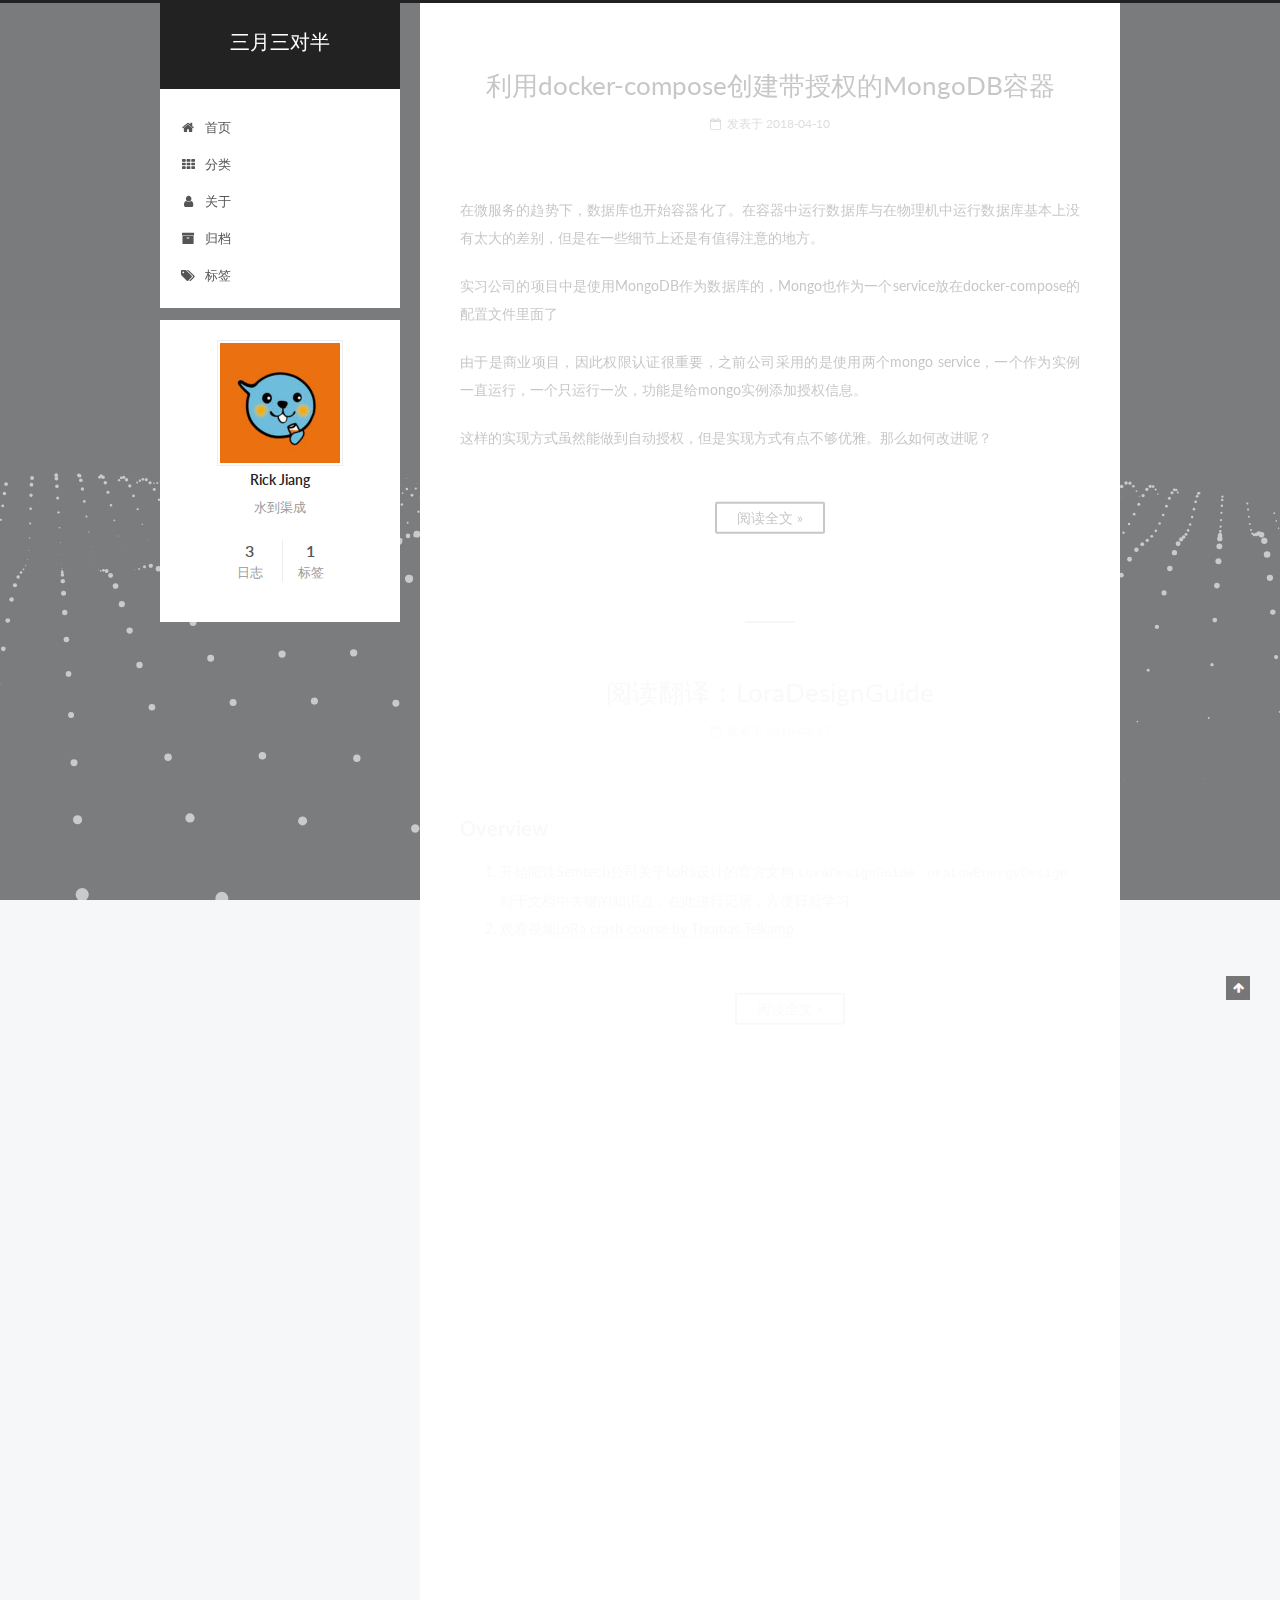
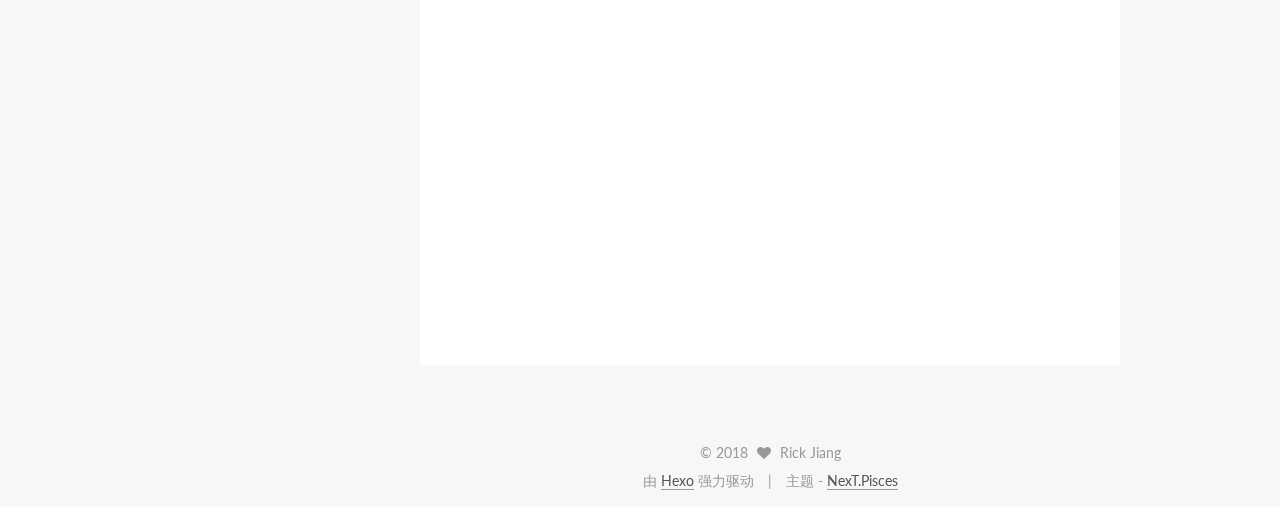
<file: index.html>
<!DOCTYPE html>



  


<html class="theme-next pisces use-motion" lang="zh-Hans">
<head>
  <meta charset="UTF-8"/>
<meta http-equiv="X-UA-Compatible" content="IE=edge" />
<meta name="viewport" content="width=device-width, initial-scale=1, maximum-scale=1"/>
<meta name="theme-color" content="#222">









<meta http-equiv="Cache-Control" content="no-transform" />
<meta http-equiv="Cache-Control" content="no-siteapp" />















  
  
  <link href="/lib/fancybox/source/jquery.fancybox.css?v=2.1.5" rel="stylesheet" type="text/css" />




  
  
  
  

  
    
    
  

  

  

  

  

  
    
    
    <link href="//fonts.googleapis.com/css?family=Lato:300,300italic,400,400italic,700,700italic&subset=latin,latin-ext" rel="stylesheet" type="text/css">
  






<link href="/lib/font-awesome/css/font-awesome.min.css?v=4.6.2" rel="stylesheet" type="text/css" />

<link href="/css/main.css?v=5.1.2" rel="stylesheet" type="text/css" />


  <meta name="keywords" content="Hexo, NexT" />








  <link rel="shortcut icon" type="image/x-icon" href="/favicon.ico?v=5.1.2" />






<meta name="description" content="水到渠成">
<meta property="og:type" content="website">
<meta property="og:title" content="三月三对半">
<meta property="og:url" content="http://yoursite.com/index.html">
<meta property="og:site_name" content="三月三对半">
<meta property="og:description" content="水到渠成">
<meta property="og:locale" content="zh-Hans">
<meta name="twitter:card" content="summary">
<meta name="twitter:title" content="三月三对半">
<meta name="twitter:description" content="水到渠成">



<script type="text/javascript" id="hexo.configurations">
  var NexT = window.NexT || {};
  var CONFIG = {
    root: '/',
    scheme: 'Pisces',
    sidebar: {"position":"left","display":"post","offset":12,"offset_float":12,"b2t":false,"scrollpercent":false,"onmobile":false},
    fancybox: true,
    tabs: true,
    motion: true,
    duoshuo: {
      userId: '0',
      author: '博主'
    },
    algolia: {
      applicationID: '',
      apiKey: '',
      indexName: '',
      hits: {"per_page":10},
      labels: {"input_placeholder":"Search for Posts","hits_empty":"We didn't find any results for the search: ${query}","hits_stats":"${hits} results found in ${time} ms"}
    }
  };
</script>



  <link rel="canonical" href="http://yoursite.com/"/>





  <title>三月三对半</title>
  














</head>

<body itemscope itemtype="http://schema.org/WebPage" lang="zh-Hans">

  
  
    
  

  <div class="container sidebar-position-left 
   page-home 
 ">
    <div class="headband"></div>

    <header id="header" class="header" itemscope itemtype="http://schema.org/WPHeader">
      <div class="header-inner"><div class="site-brand-wrapper">
  <div class="site-meta ">
    

    <div class="custom-logo-site-title">
      <a href="/"  class="brand" rel="start">
        <span class="logo-line-before"><i></i></span>
        <span class="site-title">三月三对半</span>
        <span class="logo-line-after"><i></i></span>
      </a>
    </div>
      
        <p class="site-subtitle"></p>
      
  </div>

  <div class="site-nav-toggle">
    <button>
      <span class="btn-bar"></span>
      <span class="btn-bar"></span>
      <span class="btn-bar"></span>
    </button>
  </div>
</div>

<nav class="site-nav">
  

  
    <ul id="menu" class="menu">
      
        
        <li class="menu-item menu-item-home">
          <a href="/" rel="section">
            
              <i class="menu-item-icon fa fa-fw fa-home"></i> <br />
            
            首页
          </a>
        </li>
      
        
        <li class="menu-item menu-item-categories">
          <a href="/categories/" rel="section">
            
              <i class="menu-item-icon fa fa-fw fa-th"></i> <br />
            
            分类
          </a>
        </li>
      
        
        <li class="menu-item menu-item-about">
          <a href="/about/" rel="section">
            
              <i class="menu-item-icon fa fa-fw fa-user"></i> <br />
            
            关于
          </a>
        </li>
      
        
        <li class="menu-item menu-item-archives">
          <a href="/archives/" rel="section">
            
              <i class="menu-item-icon fa fa-fw fa-archive"></i> <br />
            
            归档
          </a>
        </li>
      
        
        <li class="menu-item menu-item-tags">
          <a href="/tags/" rel="section">
            
              <i class="menu-item-icon fa fa-fw fa-tags"></i> <br />
            
            标签
          </a>
        </li>
      

      
    </ul>
  

  
</nav>



 </div>
    </header>

    <main id="main" class="main">
      <div class="main-inner">
        <div class="content-wrap">
          <div id="content" class="content">
            
  <section id="posts" class="posts-expand">
    
      

  

  
  
  

  <article class="post post-type-normal" itemscope itemtype="http://schema.org/Article">
  
  
  
  <div class="post-block">
    <link itemprop="mainEntityOfPage" href="http://yoursite.com/2018/04/10/利用docker-compose创建带授权的MongoDB容器/">

    <span hidden itemprop="author" itemscope itemtype="http://schema.org/Person">
      <meta itemprop="name" content="Rick Jiang">
      <meta itemprop="description" content="">
      <meta itemprop="image" content="/images/head.jpg">
    </span>

    <span hidden itemprop="publisher" itemscope itemtype="http://schema.org/Organization">
      <meta itemprop="name" content="三月三对半">
    </span>

    
      <header class="post-header">

        
        
          <h1 class="post-title" itemprop="name headline">
                
                <a class="post-title-link" href="/2018/04/10/利用docker-compose创建带授权的MongoDB容器/" itemprop="url">利用docker-compose创建带授权的MongoDB容器</a></h1>
        

        <div class="post-meta">
          <span class="post-time">
            
              <span class="post-meta-item-icon">
                <i class="fa fa-calendar-o"></i>
              </span>
              
                <span class="post-meta-item-text">发表于</span>
              
              <time title="创建于" itemprop="dateCreated datePublished" datetime="2018-04-10T23:22:05+08:00">
                2018-04-10
              </time>
            

            

            
          </span>

          

          
            
          

          
          

          

          

          

        </div>
      </header>
    

    
    
    
    <div class="post-body" itemprop="articleBody">

      
      

      
        
          <p>在微服务的趋势下，数据库也开始容器化了。在容器中运行数据库与在物理机中运行数据库基本上没有太大的差别，但是在一些细节上还是有值得注意的地方。</p>
<p>实习公司的项目中是使用MongoDB作为数据库的，Mongo也作为一个service放在docker-compose的配置文件里面了</p>
<p>由于是商业项目，因此权限认证很重要，之前公司采用的是使用两个mongo service，一个作为实例一直运行，一个只运行一次，功能是给mongo实例添加授权信息。</p>
<p>这样的实现方式虽然能做到自动授权，但是实现方式有点不够优雅。那么如何改进呢？<br>
          <!--noindex-->
          <div class="post-button text-center">
            <a class="btn" href="/2018/04/10/利用docker-compose创建带授权的MongoDB容器/#more" rel="contents">
              阅读全文 &raquo;
            </a>
          </div>
          <!--/noindex-->
        
      
    </div>
    
    
    

    

    

    

    <footer class="post-footer">
      

      

      

      
      
        <div class="post-eof"></div>
      
    </footer>
  </div>
  
  
  
  </article>


    
      

  

  
  
  

  <article class="post post-type-normal" itemscope itemtype="http://schema.org/Article">
  
  
  
  <div class="post-block">
    <link itemprop="mainEntityOfPage" href="http://yoursite.com/2018/03/27/阅读翻译：LoraDesignGuide/">

    <span hidden itemprop="author" itemscope itemtype="http://schema.org/Person">
      <meta itemprop="name" content="Rick Jiang">
      <meta itemprop="description" content="">
      <meta itemprop="image" content="/images/head.jpg">
    </span>

    <span hidden itemprop="publisher" itemscope itemtype="http://schema.org/Organization">
      <meta itemprop="name" content="三月三对半">
    </span>

    
      <header class="post-header">

        
        
          <h1 class="post-title" itemprop="name headline">
                
                <a class="post-title-link" href="/2018/03/27/阅读翻译：LoraDesignGuide/" itemprop="url">阅读翻译：LoraDesignGuide</a></h1>
        

        <div class="post-meta">
          <span class="post-time">
            
              <span class="post-meta-item-icon">
                <i class="fa fa-calendar-o"></i>
              </span>
              
                <span class="post-meta-item-text">发表于</span>
              
              <time title="创建于" itemprop="dateCreated datePublished" datetime="2018-03-27T11:33:51+08:00">
                2018-03-27
              </time>
            

            

            
          </span>

          

          
            
          

          
          

          

          

          

        </div>
      </header>
    

    
    
    
    <div class="post-body" itemprop="articleBody">

      
      

      
        
          <h2 id="Overview"><a href="#Overview" class="headerlink" title="Overview"></a>Overview</h2><ol>
<li>开始阅读Semtech公司关于LoRa设计的官方文档<code>LoraDesignGuide</code> <code>oraLowEnergyDesign</code><br>对于文档中关键的知识点，在此进行记录，方便日后学习</li>
<li>观看视频<a href="https://www.youtube.com/watch?v=T3dGLqZrjIQ" target="_blank" rel="noopener">LoRa crash course by Thomas Telkamp</a>
          <!--noindex-->
          <div class="post-button text-center">
            <a class="btn" href="/2018/03/27/阅读翻译：LoraDesignGuide/#more" rel="contents">
              阅读全文 &raquo;
            </a>
          </div>
          <!--/noindex-->
        
      
    </div>
    
    
    

    

    

    

    <footer class="post-footer">
      

      

      

      
      
        <div class="post-eof"></div>
      
    </footer>
  </div>
  
  
  
  </article>


    
      

  

  
  
  

  <article class="post post-type-normal" itemscope itemtype="http://schema.org/Article">
  
  
  
  <div class="post-block">
    <link itemprop="mainEntityOfPage" href="http://yoursite.com/2018/03/27/IDEA中好用的快捷键/">

    <span hidden itemprop="author" itemscope itemtype="http://schema.org/Person">
      <meta itemprop="name" content="Rick Jiang">
      <meta itemprop="description" content="">
      <meta itemprop="image" content="/images/head.jpg">
    </span>

    <span hidden itemprop="publisher" itemscope itemtype="http://schema.org/Organization">
      <meta itemprop="name" content="三月三对半">
    </span>

    
      <header class="post-header">

        
        
          <h1 class="post-title" itemprop="name headline">
                
                <a class="post-title-link" href="/2018/03/27/IDEA中好用的快捷键/" itemprop="url">IDEA中好用的快捷键</a></h1>
        

        <div class="post-meta">
          <span class="post-time">
            
              <span class="post-meta-item-icon">
                <i class="fa fa-calendar-o"></i>
              </span>
              
                <span class="post-meta-item-text">发表于</span>
              
              <time title="创建于" itemprop="dateCreated datePublished" datetime="2018-03-27T11:32:05+08:00">
                2018-03-27
              </time>
            

            

            
          </span>

          

          
            
          

          
          

          

          

          

        </div>
      </header>
    

    
    
    
    <div class="post-body" itemprop="articleBody">

      
      

      
        
          <p>JetBrains的全家桶真的太强大了，用JB全家桶进行编程的感觉真的太爽了。如果掌握这些快捷键会让你的编程效率再提高许多，因此我把这篇文章转载过来了</p>
<h2 id="语句感知选择器"><a href="#语句感知选择器" class="headerlink" title="语句感知选择器"></a>语句感知选择器</h2><ul>
<li>快捷键：<code>CTRL + W / CMD + W</code></li>
<li>作用：这可以用来选中上下文代码。当你需要选择大块或只是一段代码的特定部分时，它可以起到非常棒的作用。如果您有以下代码：<br><code>files.getFiles().forEach(auctionFile -&gt; createAuctionFile(realm, auctionFile));</code><br>您可以将光标置于<code>auctionFile</code>中并按下快捷键，它将选择<code>auctionFile</code><br>再按一次，选择将展开并选中<br><code>auctionFile -&gt; createAuctionFile(realm, auctionFile)</code><br>如果再次按下，则选择将继续展开并选中<br><code>files.getFiles().forEach(auctionFile -&gt; createAuctionFile(realm, auctionFile))</code></li>
</ul>
<p>再按最后一次，你就会完整地选中这段代码。如果你把它与SHIFT结合，你也可以通过上下文来取消选择。<br>
          <!--noindex-->
          <div class="post-button text-center">
            <a class="btn" href="/2018/03/27/IDEA中好用的快捷键/#more" rel="contents">
              阅读全文 &raquo;
            </a>
          </div>
          <!--/noindex-->
        
      
    </div>
    
    
    

    

    

    

    <footer class="post-footer">
      

      

      

      
      
        <div class="post-eof"></div>
      
    </footer>
  </div>
  
  
  
  </article>


    
  </section>

  


          </div>
          


          

        </div>
        
          
  
  <div class="sidebar-toggle">
    <div class="sidebar-toggle-line-wrap">
      <span class="sidebar-toggle-line sidebar-toggle-line-first"></span>
      <span class="sidebar-toggle-line sidebar-toggle-line-middle"></span>
      <span class="sidebar-toggle-line sidebar-toggle-line-last"></span>
    </div>
  </div>

  <aside id="sidebar" class="sidebar">
    
    <div class="sidebar-inner">

      

      

      <section class="site-overview sidebar-panel sidebar-panel-active">
        <div class="site-author motion-element" itemprop="author" itemscope itemtype="http://schema.org/Person">
          <img class="site-author-image" itemprop="image"
               src="/images/head.jpg"
               alt="Rick Jiang" />
          <p class="site-author-name" itemprop="name">Rick Jiang</p>
           
              <p class="site-description motion-element" itemprop="description">水到渠成</p>
          
        </div>
        <nav class="site-state motion-element">

          
            <div class="site-state-item site-state-posts">
              <a href="/archives/">
                <span class="site-state-item-count">3</span>
                <span class="site-state-item-name">日志</span>
              </a>
            </div>
          

          

          
            
            
            <div class="site-state-item site-state-tags">
              <a href="/tags/index.html">
                <span class="site-state-item-count">1</span>
                <span class="site-state-item-name">标签</span>
              </a>
            </div>
          

        </nav>

        

        <div class="links-of-author motion-element">
          
        </div>

        
        

        
        

        


      </section>

      

      

    </div>
  </aside>


        
      </div>
    </main>

    <footer id="footer" class="footer">
      <div class="footer-inner">
        <div class="copyright" >
  
  &copy; 
  <span itemprop="copyrightYear">2018</span>
  <span class="with-love">
    <i class="fa fa-heart"></i>
  </span>
  <span class="author" itemprop="copyrightHolder">Rick Jiang</span>
</div>


<div class="powered-by">
  由 <a class="theme-link" href="https://hexo.io">Hexo</a> 强力驱动
</div>

<div class="theme-info">
  主题 -
  <a class="theme-link" href="https://github.com/iissnan/hexo-theme-next">
    NexT.Pisces
  </a>
</div>


        

        
      </div>
    </footer>

    
      <div class="back-to-top">
        <i class="fa fa-arrow-up"></i>
        
      </div>
    

  </div>

  

<script type="text/javascript">
  if (Object.prototype.toString.call(window.Promise) !== '[object Function]') {
    window.Promise = null;
  }
</script>









  




  
  









  
  <script type="text/javascript" src="/lib/jquery/index.js?v=2.1.3"></script>

  
  <script type="text/javascript" src="/lib/fastclick/lib/fastclick.min.js?v=1.0.6"></script>

  
  <script type="text/javascript" src="/lib/jquery_lazyload/jquery.lazyload.js?v=1.9.7"></script>

  
  <script type="text/javascript" src="/lib/velocity/velocity.min.js?v=1.2.1"></script>

  
  <script type="text/javascript" src="/lib/velocity/velocity.ui.min.js?v=1.2.1"></script>

  
  <script type="text/javascript" src="/lib/fancybox/source/jquery.fancybox.pack.js?v=2.1.5"></script>

  
  <script type="text/javascript" src="/lib/three/three.min.js"></script>

  
  <script type="text/javascript" src="/lib/three/three-waves.min.js"></script>


  


  <script type="text/javascript" src="/js/src/utils.js?v=5.1.2"></script>

  <script type="text/javascript" src="/js/src/motion.js?v=5.1.2"></script>



  
  


  <script type="text/javascript" src="/js/src/affix.js?v=5.1.2"></script>

  <script type="text/javascript" src="/js/src/schemes/pisces.js?v=5.1.2"></script>



  
    <script type="text/javascript" src="/js/src/scrollspy.js?v=5.1.2"></script>
<script type="text/javascript" src="/js/src/post-details.js?v=5.1.2"></script>

  

  


  <script type="text/javascript" src="/js/src/bootstrap.js?v=5.1.2"></script>



  


  




	





  





  






  





  

  

  

  

  

  

</body>
</html>
</file>
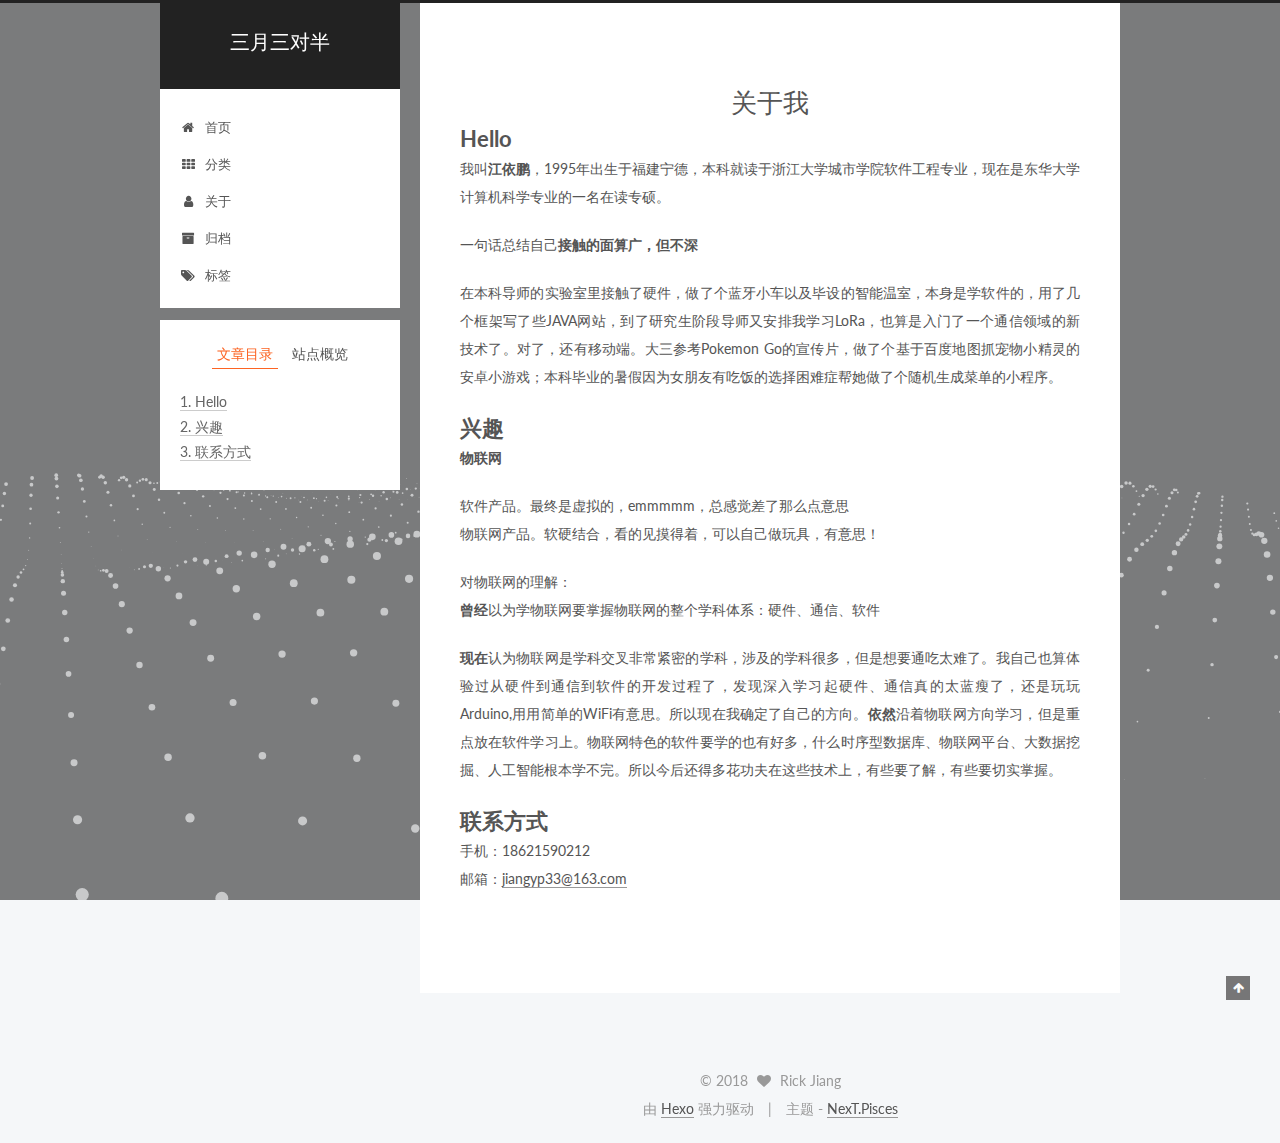
<file: about/index.html>
<!DOCTYPE html>



  


<html class="theme-next pisces use-motion" lang="zh-Hans">
<head>
  <meta charset="UTF-8"/>
<meta http-equiv="X-UA-Compatible" content="IE=edge" />
<meta name="viewport" content="width=device-width, initial-scale=1, maximum-scale=1"/>
<meta name="theme-color" content="#222">









<meta http-equiv="Cache-Control" content="no-transform" />
<meta http-equiv="Cache-Control" content="no-siteapp" />















  
  
  <link href="/lib/fancybox/source/jquery.fancybox.css?v=2.1.5" rel="stylesheet" type="text/css" />




  
  
  
  

  
    
    
  

  

  

  

  

  
    
    
    <link href="//fonts.googleapis.com/css?family=Lato:300,300italic,400,400italic,700,700italic&subset=latin,latin-ext" rel="stylesheet" type="text/css">
  






<link href="/lib/font-awesome/css/font-awesome.min.css?v=4.6.2" rel="stylesheet" type="text/css" />

<link href="/css/main.css?v=5.1.2" rel="stylesheet" type="text/css" />


  <meta name="keywords" content="Hexo, NexT" />








  <link rel="shortcut icon" type="image/x-icon" href="/favicon.ico?v=5.1.2" />






<meta name="description" content="Hello我叫江依鹏，1995年出生于福建宁德，本科就读于浙江大学城市学院软件工程专业，现在是东华大学计算机科学专业的一名在读专硕。 一句话总结自己接触的面算广，但不深 在本科导师的实验室里接触了硬件，做了个蓝牙小车以及毕设的智能温室，本身是学软件的，用了几个框架写了些JAVA网站，到了研究生阶段导师又安排我学习LoRa，也算是入门了一个通信领域的新技术了。对了，还有移动端。大三参考Pokemon">
<meta property="og:type" content="website">
<meta property="og:title" content="关于我">
<meta property="og:url" content="http://yoursite.com/about/index.html">
<meta property="og:site_name" content="三月三对半">
<meta property="og:description" content="Hello我叫江依鹏，1995年出生于福建宁德，本科就读于浙江大学城市学院软件工程专业，现在是东华大学计算机科学专业的一名在读专硕。 一句话总结自己接触的面算广，但不深 在本科导师的实验室里接触了硬件，做了个蓝牙小车以及毕设的智能温室，本身是学软件的，用了几个框架写了些JAVA网站，到了研究生阶段导师又安排我学习LoRa，也算是入门了一个通信领域的新技术了。对了，还有移动端。大三参考Pokemon">
<meta property="og:locale" content="zh-Hans">
<meta property="og:updated_time" content="2018-04-10T15:37:48.215Z">
<meta name="twitter:card" content="summary">
<meta name="twitter:title" content="关于我">
<meta name="twitter:description" content="Hello我叫江依鹏，1995年出生于福建宁德，本科就读于浙江大学城市学院软件工程专业，现在是东华大学计算机科学专业的一名在读专硕。 一句话总结自己接触的面算广，但不深 在本科导师的实验室里接触了硬件，做了个蓝牙小车以及毕设的智能温室，本身是学软件的，用了几个框架写了些JAVA网站，到了研究生阶段导师又安排我学习LoRa，也算是入门了一个通信领域的新技术了。对了，还有移动端。大三参考Pokemon">



<script type="text/javascript" id="hexo.configurations">
  var NexT = window.NexT || {};
  var CONFIG = {
    root: '/',
    scheme: 'Pisces',
    sidebar: {"position":"left","display":"post","offset":12,"offset_float":12,"b2t":false,"scrollpercent":false,"onmobile":false},
    fancybox: true,
    tabs: true,
    motion: true,
    duoshuo: {
      userId: '0',
      author: '博主'
    },
    algolia: {
      applicationID: '',
      apiKey: '',
      indexName: '',
      hits: {"per_page":10},
      labels: {"input_placeholder":"Search for Posts","hits_empty":"We didn't find any results for the search: ${query}","hits_stats":"${hits} results found in ${time} ms"}
    }
  };
</script>



  <link rel="canonical" href="http://yoursite.com/about/"/>





  <title>关于我 | 三月三对半</title>
  














</head>

<body itemscope itemtype="http://schema.org/WebPage" lang="zh-Hans">

  
  
    
  

  <div class="container sidebar-position-left page-post-detail ">
    <div class="headband"></div>

    <header id="header" class="header" itemscope itemtype="http://schema.org/WPHeader">
      <div class="header-inner"><div class="site-brand-wrapper">
  <div class="site-meta ">
    

    <div class="custom-logo-site-title">
      <a href="/"  class="brand" rel="start">
        <span class="logo-line-before"><i></i></span>
        <span class="site-title">三月三对半</span>
        <span class="logo-line-after"><i></i></span>
      </a>
    </div>
      
        <p class="site-subtitle"></p>
      
  </div>

  <div class="site-nav-toggle">
    <button>
      <span class="btn-bar"></span>
      <span class="btn-bar"></span>
      <span class="btn-bar"></span>
    </button>
  </div>
</div>

<nav class="site-nav">
  

  
    <ul id="menu" class="menu">
      
        
        <li class="menu-item menu-item-home">
          <a href="/" rel="section">
            
              <i class="menu-item-icon fa fa-fw fa-home"></i> <br />
            
            首页
          </a>
        </li>
      
        
        <li class="menu-item menu-item-categories">
          <a href="/categories/" rel="section">
            
              <i class="menu-item-icon fa fa-fw fa-th"></i> <br />
            
            分类
          </a>
        </li>
      
        
        <li class="menu-item menu-item-about">
          <a href="/about/" rel="section">
            
              <i class="menu-item-icon fa fa-fw fa-user"></i> <br />
            
            关于
          </a>
        </li>
      
        
        <li class="menu-item menu-item-archives">
          <a href="/archives/" rel="section">
            
              <i class="menu-item-icon fa fa-fw fa-archive"></i> <br />
            
            归档
          </a>
        </li>
      
        
        <li class="menu-item menu-item-tags">
          <a href="/tags/" rel="section">
            
              <i class="menu-item-icon fa fa-fw fa-tags"></i> <br />
            
            标签
          </a>
        </li>
      

      
    </ul>
  

  
</nav>



 </div>
    </header>

    <main id="main" class="main">
      <div class="main-inner">
        <div class="content-wrap">
          <div id="content" class="content">
            

  <div id="posts" class="posts-expand">
    
    
    
    <div class="post-block page">
      <header class="post-header">

	<h1 class="post-title" itemprop="name headline">关于我</h1>



</header>

      
      
      
      <div class="post-body">
        
        
          <h1 id="Hello"><a href="#Hello" class="headerlink" title="Hello"></a>Hello</h1><p>我叫<strong>江依鹏</strong>，1995年出生于福建宁德，本科就读于浙江大学城市学院软件工程专业，现在是东华大学计算机科学专业的一名在读专硕。</p>
<p>一句话总结自己<strong>接触的面算广，但不深</strong></p>
<p>在本科导师的实验室里接触了硬件，做了个蓝牙小车以及毕设的智能温室，本身是学软件的，用了几个框架写了些JAVA网站，到了研究生阶段导师又安排我学习LoRa，也算是入门了一个通信领域的新技术了。对了，还有移动端。大三参考Pokemon Go的宣传片，做了个基于百度地图抓宠物小精灵的安卓小游戏；本科毕业的暑假因为女朋友有吃饭的选择困难症帮她做了个随机生成菜单的小程序。</p>
<h1 id="兴趣"><a href="#兴趣" class="headerlink" title="兴趣"></a>兴趣</h1><p><strong>物联网</strong></p>
<p>软件产品。最终是虚拟的，emmmmm，总感觉差了那么点意思<br>物联网产品。软硬结合，看的见摸得着，可以自己做玩具，有意思！</p>
<p>对物联网的理解：<br><strong>曾经</strong>以为学物联网要掌握物联网的整个学科体系：硬件、通信、软件</p>
<p><strong>现在</strong>认为物联网是学科交叉非常紧密的学科，涉及的学科很多，但是想要通吃太难了。我自己也算体验过从硬件到通信到软件的开发过程了，发现深入学习起硬件、通信真的太蓝瘦了，还是玩玩Arduino,用用简单的WiFi有意思。所以现在我确定了自己的方向。<strong>依然</strong>沿着物联网方向学习，但是重点放在软件学习上。物联网特色的软件要学的也有好多，什么时序型数据库、物联网平台、大数据挖掘、人工智能根本学不完。所以今后还得多花功夫在这些技术上，有些要了解，有些要切实掌握。</p>
<h1 id="联系方式"><a href="#联系方式" class="headerlink" title="联系方式"></a>联系方式</h1><p>手机：18621590212<br>邮箱：<a href="mailto:jiangyp33@163.com" target="_blank" rel="noopener">jiangyp33@163.com</a></p>

        
      </div>
      
      
      
    </div>
    
    
    
  </div>


          </div>
          


          
  <div class="comments" id="comments">
    
  </div>


        </div>
        
          
  
  <div class="sidebar-toggle">
    <div class="sidebar-toggle-line-wrap">
      <span class="sidebar-toggle-line sidebar-toggle-line-first"></span>
      <span class="sidebar-toggle-line sidebar-toggle-line-middle"></span>
      <span class="sidebar-toggle-line sidebar-toggle-line-last"></span>
    </div>
  </div>

  <aside id="sidebar" class="sidebar">
    
    <div class="sidebar-inner">

      

      
        <ul class="sidebar-nav motion-element">
          <li class="sidebar-nav-toc sidebar-nav-active" data-target="post-toc-wrap" >
            文章目录
          </li>
          <li class="sidebar-nav-overview" data-target="site-overview">
            站点概览
          </li>
        </ul>
      

      <section class="site-overview sidebar-panel">
        <div class="site-author motion-element" itemprop="author" itemscope itemtype="http://schema.org/Person">
          <img class="site-author-image" itemprop="image"
               src="/images/head.jpg"
               alt="Rick Jiang" />
          <p class="site-author-name" itemprop="name">Rick Jiang</p>
           
              <p class="site-description motion-element" itemprop="description">水到渠成</p>
          
        </div>
        <nav class="site-state motion-element">

          
            <div class="site-state-item site-state-posts">
              <a href="/archives/">
                <span class="site-state-item-count">3</span>
                <span class="site-state-item-name">日志</span>
              </a>
            </div>
          

          

          
            
            
            <div class="site-state-item site-state-tags">
              <a href="/tags/index.html">
                <span class="site-state-item-count">1</span>
                <span class="site-state-item-name">标签</span>
              </a>
            </div>
          

        </nav>

        

        <div class="links-of-author motion-element">
          
        </div>

        
        

        
        

        


      </section>

      
      <!--noindex-->
        <section class="post-toc-wrap motion-element sidebar-panel sidebar-panel-active">
          <div class="post-toc">

            
              
            

            
              <div class="post-toc-content"><ol class="nav"><li class="nav-item nav-level-1"><a class="nav-link" href="#Hello"><span class="nav-number">1.</span> <span class="nav-text">Hello</span></a></li><li class="nav-item nav-level-1"><a class="nav-link" href="#兴趣"><span class="nav-number">2.</span> <span class="nav-text">兴趣</span></a></li><li class="nav-item nav-level-1"><a class="nav-link" href="#联系方式"><span class="nav-number">3.</span> <span class="nav-text">联系方式</span></a></li></ol></div>
            

          </div>
        </section>
      <!--/noindex-->
      

      

    </div>
  </aside>


        
      </div>
    </main>

    <footer id="footer" class="footer">
      <div class="footer-inner">
        <div class="copyright" >
  
  &copy; 
  <span itemprop="copyrightYear">2018</span>
  <span class="with-love">
    <i class="fa fa-heart"></i>
  </span>
  <span class="author" itemprop="copyrightHolder">Rick Jiang</span>
</div>


<div class="powered-by">
  由 <a class="theme-link" href="https://hexo.io">Hexo</a> 强力驱动
</div>

<div class="theme-info">
  主题 -
  <a class="theme-link" href="https://github.com/iissnan/hexo-theme-next">
    NexT.Pisces
  </a>
</div>


        

        
      </div>
    </footer>

    
      <div class="back-to-top">
        <i class="fa fa-arrow-up"></i>
        
      </div>
    

  </div>

  

<script type="text/javascript">
  if (Object.prototype.toString.call(window.Promise) !== '[object Function]') {
    window.Promise = null;
  }
</script>









  




  
  









  
  <script type="text/javascript" src="/lib/jquery/index.js?v=2.1.3"></script>

  
  <script type="text/javascript" src="/lib/fastclick/lib/fastclick.min.js?v=1.0.6"></script>

  
  <script type="text/javascript" src="/lib/jquery_lazyload/jquery.lazyload.js?v=1.9.7"></script>

  
  <script type="text/javascript" src="/lib/velocity/velocity.min.js?v=1.2.1"></script>

  
  <script type="text/javascript" src="/lib/velocity/velocity.ui.min.js?v=1.2.1"></script>

  
  <script type="text/javascript" src="/lib/fancybox/source/jquery.fancybox.pack.js?v=2.1.5"></script>

  
  <script type="text/javascript" src="/lib/three/three.min.js"></script>

  
  <script type="text/javascript" src="/lib/three/three-waves.min.js"></script>


  


  <script type="text/javascript" src="/js/src/utils.js?v=5.1.2"></script>

  <script type="text/javascript" src="/js/src/motion.js?v=5.1.2"></script>



  
  


  <script type="text/javascript" src="/js/src/affix.js?v=5.1.2"></script>

  <script type="text/javascript" src="/js/src/schemes/pisces.js?v=5.1.2"></script>



  
    <script type="text/javascript" src="/js/src/scrollspy.js?v=5.1.2"></script>
<script type="text/javascript" src="/js/src/post-details.js?v=5.1.2"></script>

  

  


  <script type="text/javascript" src="/js/src/bootstrap.js?v=5.1.2"></script>



  


  




	





  





  






  





  

  

  

  

  

  

</body>
</html>
</file>
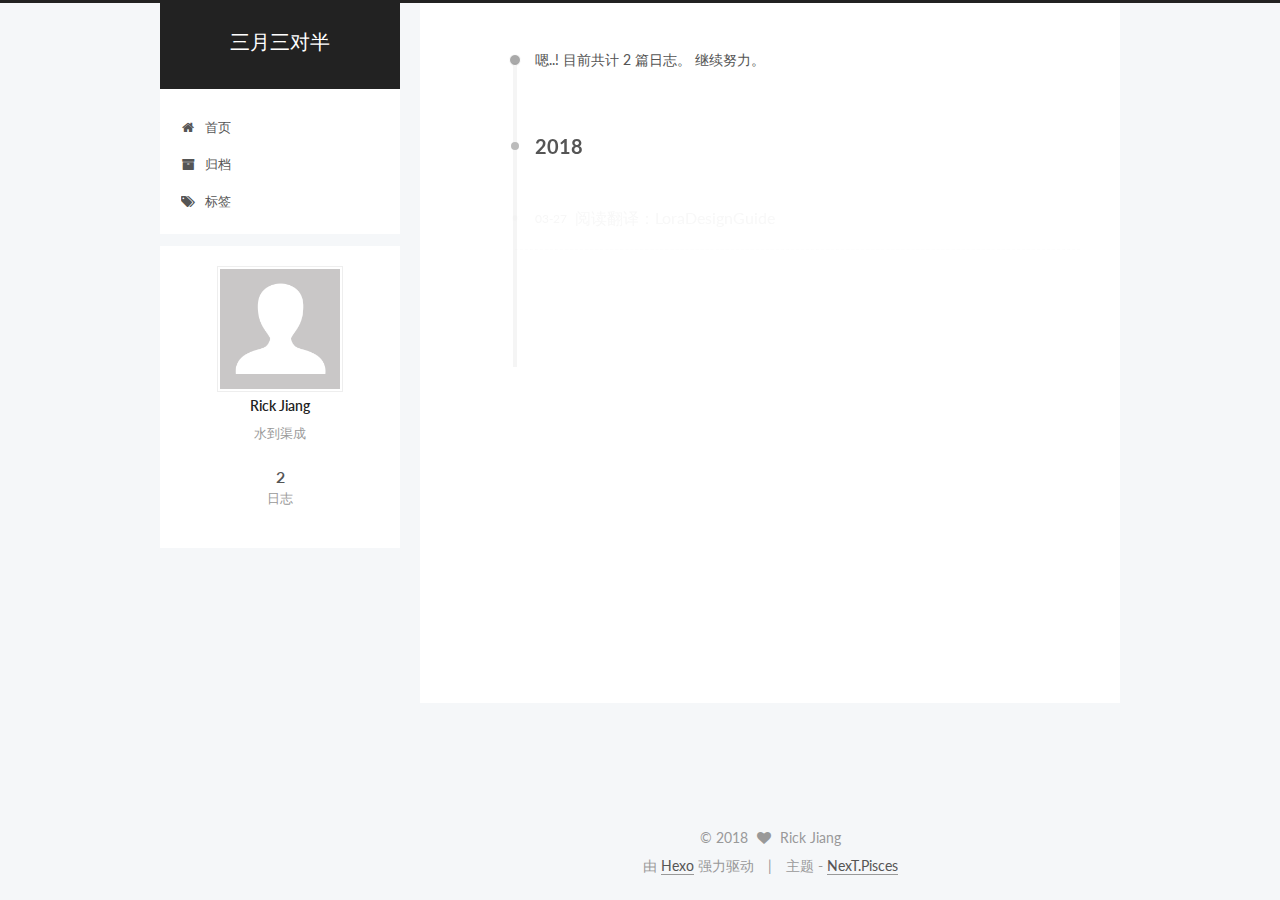
<file: archives/index.html>
<!DOCTYPE html>



  


<html class="theme-next pisces use-motion" lang="zh-Hans">
<head>
  <meta charset="UTF-8"/>
<meta http-equiv="X-UA-Compatible" content="IE=edge" />
<meta name="viewport" content="width=device-width, initial-scale=1, maximum-scale=1"/>
<meta name="theme-color" content="#222">









<meta http-equiv="Cache-Control" content="no-transform" />
<meta http-equiv="Cache-Control" content="no-siteapp" />















  
  
  <link href="/lib/fancybox/source/jquery.fancybox.css?v=2.1.5" rel="stylesheet" type="text/css" />




  
  
  
  

  
    
    
  

  

  

  

  

  
    
    
    <link href="//fonts.googleapis.com/css?family=Lato:300,300italic,400,400italic,700,700italic&subset=latin,latin-ext" rel="stylesheet" type="text/css">
  






<link href="/lib/font-awesome/css/font-awesome.min.css?v=4.6.2" rel="stylesheet" type="text/css" />

<link href="/css/main.css?v=5.1.2" rel="stylesheet" type="text/css" />


  <meta name="keywords" content="Hexo, NexT" />








  <link rel="shortcut icon" type="image/x-icon" href="/favicon.ico?v=5.1.2" />






<meta name="description" content="水到渠成">
<meta property="og:type" content="website">
<meta property="og:title" content="三月三对半">
<meta property="og:url" content="http://yoursite.com/archives/index.html">
<meta property="og:site_name" content="三月三对半">
<meta property="og:description" content="水到渠成">
<meta property="og:locale" content="zh-Hans">
<meta name="twitter:card" content="summary">
<meta name="twitter:title" content="三月三对半">
<meta name="twitter:description" content="水到渠成">



<script type="text/javascript" id="hexo.configurations">
  var NexT = window.NexT || {};
  var CONFIG = {
    root: '/',
    scheme: 'Pisces',
    sidebar: {"position":"left","display":"post","offset":12,"offset_float":12,"b2t":false,"scrollpercent":false,"onmobile":false},
    fancybox: true,
    tabs: true,
    motion: true,
    duoshuo: {
      userId: '0',
      author: '博主'
    },
    algolia: {
      applicationID: '',
      apiKey: '',
      indexName: '',
      hits: {"per_page":10},
      labels: {"input_placeholder":"Search for Posts","hits_empty":"We didn't find any results for the search: ${query}","hits_stats":"${hits} results found in ${time} ms"}
    }
  };
</script>



  <link rel="canonical" href="http://yoursite.com/archives/"/>





  <title>归档 | 三月三对半</title>
  














</head>

<body itemscope itemtype="http://schema.org/WebPage" lang="zh-Hans">

  
  
    
  

  <div class="container sidebar-position-left  page-archive  ">
    <div class="headband"></div>

    <header id="header" class="header" itemscope itemtype="http://schema.org/WPHeader">
      <div class="header-inner"><div class="site-brand-wrapper">
  <div class="site-meta ">
    

    <div class="custom-logo-site-title">
      <a href="/"  class="brand" rel="start">
        <span class="logo-line-before"><i></i></span>
        <span class="site-title">三月三对半</span>
        <span class="logo-line-after"><i></i></span>
      </a>
    </div>
      
        <p class="site-subtitle"></p>
      
  </div>

  <div class="site-nav-toggle">
    <button>
      <span class="btn-bar"></span>
      <span class="btn-bar"></span>
      <span class="btn-bar"></span>
    </button>
  </div>
</div>

<nav class="site-nav">
  

  
    <ul id="menu" class="menu">
      
        
        <li class="menu-item menu-item-home">
          <a href="/" rel="section">
            
              <i class="menu-item-icon fa fa-fw fa-home"></i> <br />
            
            首页
          </a>
        </li>
      
        
        <li class="menu-item menu-item-archives">
          <a href="/archives/" rel="section">
            
              <i class="menu-item-icon fa fa-fw fa-archive"></i> <br />
            
            归档
          </a>
        </li>
      
        
        <li class="menu-item menu-item-tags">
          <a href="/tags/" rel="section">
            
              <i class="menu-item-icon fa fa-fw fa-tags"></i> <br />
            
            标签
          </a>
        </li>
      

      
    </ul>
  

  
</nav>



 </div>
    </header>

    <main id="main" class="main">
      <div class="main-inner">
        <div class="content-wrap">
          <div id="content" class="content">
            

  
  
  
  <div class="post-block archive">
    <div id="posts" class="posts-collapse">
      <span class="archive-move-on"></span>

      <span class="archive-page-counter">
        
        
        
          
        
        嗯..! 目前共计 2 篇日志。 继续努力。
      </span>

      

        
        
        

        
          
          <div class="collection-title">
            <h2 class="archive-year motion-element" id="archive-year-2018">2018</h2>
          </div>
        
        

        

  <article class="post post-type-normal" itemscope itemtype="http://schema.org/Article">
    <header class="post-header">

      <h2 class="post-title">
        
            <a class="post-title-link" href="/2018/03/27/阅读翻译：LoraDesignGuide/" itemprop="url">
              
                <span itemprop="name">阅读翻译：LoraDesignGuide</span>
              
            </a>
        
      </h2>

      <div class="post-meta">
        <time class="post-time" itemprop="dateCreated"
              datetime="2018-03-27T11:33:51+08:00"
              content="2018-03-27" >
          03-27
        </time>
      </div>

    </header>
  </article>



      

        
        
        

        
        

        

  <article class="post post-type-normal" itemscope itemtype="http://schema.org/Article">
    <header class="post-header">

      <h2 class="post-title">
        
            <a class="post-title-link" href="/2018/03/27/IDEA中好用的快捷键/" itemprop="url">
              
                <span itemprop="name">IDEA中好用的快捷键</span>
              
            </a>
        
      </h2>

      <div class="post-meta">
        <time class="post-time" itemprop="dateCreated"
              datetime="2018-03-27T11:32:05+08:00"
              content="2018-03-27" >
          03-27
        </time>
      </div>

    </header>
  </article>



      

    </div>
  </div>
  
  
  

  



          </div>
          


          

        </div>
        
          
  
  <div class="sidebar-toggle">
    <div class="sidebar-toggle-line-wrap">
      <span class="sidebar-toggle-line sidebar-toggle-line-first"></span>
      <span class="sidebar-toggle-line sidebar-toggle-line-middle"></span>
      <span class="sidebar-toggle-line sidebar-toggle-line-last"></span>
    </div>
  </div>

  <aside id="sidebar" class="sidebar">
    
    <div class="sidebar-inner">

      

      

      <section class="site-overview sidebar-panel sidebar-panel-active">
        <div class="site-author motion-element" itemprop="author" itemscope itemtype="http://schema.org/Person">
          <img class="site-author-image" itemprop="image"
               src="/images/avatar.gif"
               alt="Rick Jiang" />
          <p class="site-author-name" itemprop="name">Rick Jiang</p>
           
              <p class="site-description motion-element" itemprop="description">水到渠成</p>
          
        </div>
        <nav class="site-state motion-element">

          
            <div class="site-state-item site-state-posts">
              <a href="/archives/">
                <span class="site-state-item-count">2</span>
                <span class="site-state-item-name">日志</span>
              </a>
            </div>
          

          

          

        </nav>

        

        <div class="links-of-author motion-element">
          
        </div>

        
        

        
        

        


      </section>

      

      

    </div>
  </aside>


        
      </div>
    </main>

    <footer id="footer" class="footer">
      <div class="footer-inner">
        <div class="copyright" >
  
  &copy; 
  <span itemprop="copyrightYear">2018</span>
  <span class="with-love">
    <i class="fa fa-heart"></i>
  </span>
  <span class="author" itemprop="copyrightHolder">Rick Jiang</span>
</div>


<div class="powered-by">
  由 <a class="theme-link" href="https://hexo.io">Hexo</a> 强力驱动
</div>

<div class="theme-info">
  主题 -
  <a class="theme-link" href="https://github.com/iissnan/hexo-theme-next">
    NexT.Pisces
  </a>
</div>


        

        
      </div>
    </footer>

    
      <div class="back-to-top">
        <i class="fa fa-arrow-up"></i>
        
      </div>
    

  </div>

  

<script type="text/javascript">
  if (Object.prototype.toString.call(window.Promise) !== '[object Function]') {
    window.Promise = null;
  }
</script>









  












  
  <script type="text/javascript" src="/lib/jquery/index.js?v=2.1.3"></script>

  
  <script type="text/javascript" src="/lib/fastclick/lib/fastclick.min.js?v=1.0.6"></script>

  
  <script type="text/javascript" src="/lib/jquery_lazyload/jquery.lazyload.js?v=1.9.7"></script>

  
  <script type="text/javascript" src="/lib/velocity/velocity.min.js?v=1.2.1"></script>

  
  <script type="text/javascript" src="/lib/velocity/velocity.ui.min.js?v=1.2.1"></script>

  
  <script type="text/javascript" src="/lib/fancybox/source/jquery.fancybox.pack.js?v=2.1.5"></script>


  


  <script type="text/javascript" src="/js/src/utils.js?v=5.1.2"></script>

  <script type="text/javascript" src="/js/src/motion.js?v=5.1.2"></script>



  
  


  <script type="text/javascript" src="/js/src/affix.js?v=5.1.2"></script>

  <script type="text/javascript" src="/js/src/schemes/pisces.js?v=5.1.2"></script>



  
  
    <script type="text/javascript" id="motion.page.archive">
      $('.archive-year').velocity('transition.slideLeftIn');
    </script>
  


  


  <script type="text/javascript" src="/js/src/bootstrap.js?v=5.1.2"></script>



  


  




	





  





  






  





  

  

  

  

  

  

</body>
</html>
</file>
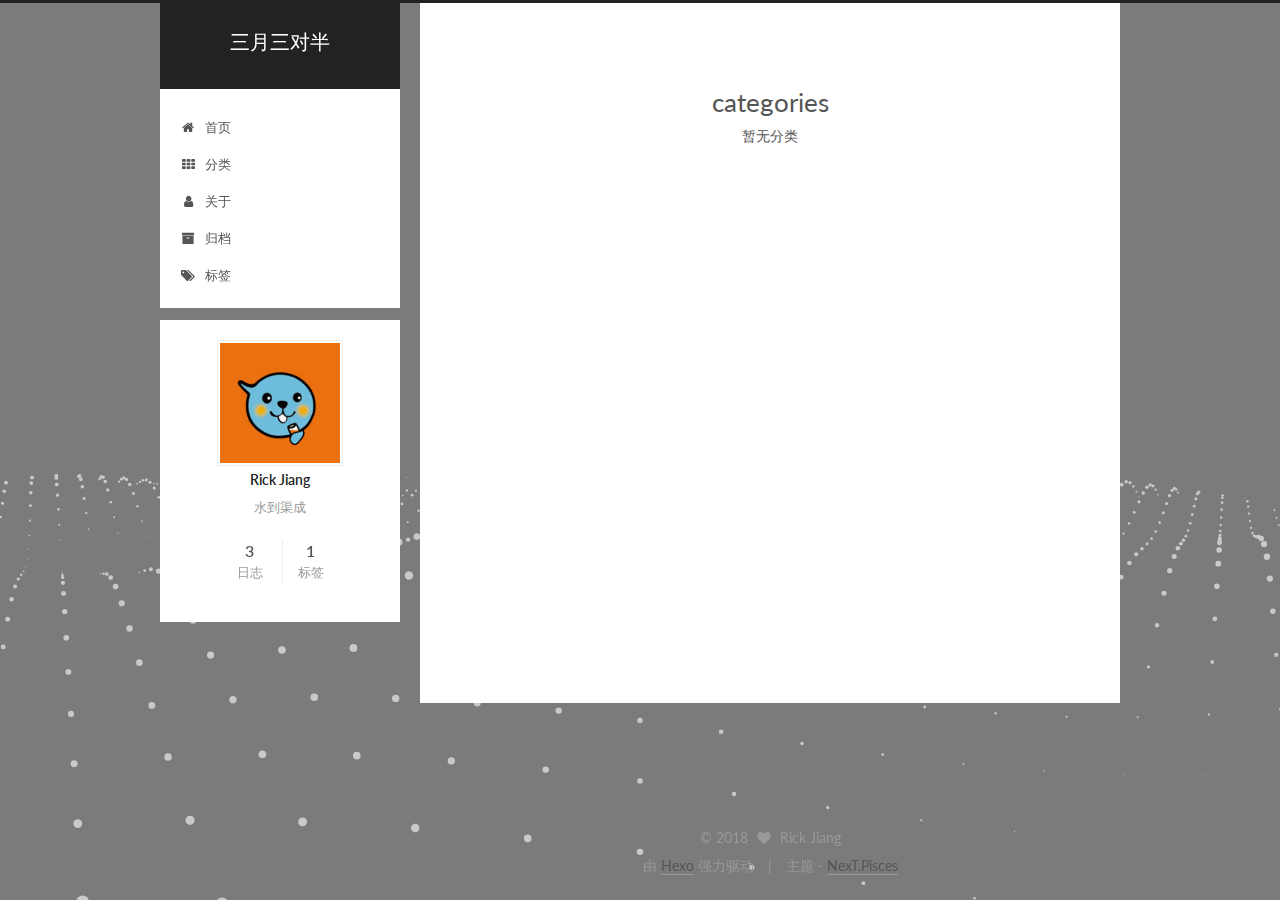
<file: categories/index.html>
<!DOCTYPE html>



  


<html class="theme-next pisces use-motion" lang="zh-Hans">
<head>
  <meta charset="UTF-8"/>
<meta http-equiv="X-UA-Compatible" content="IE=edge" />
<meta name="viewport" content="width=device-width, initial-scale=1, maximum-scale=1"/>
<meta name="theme-color" content="#222">









<meta http-equiv="Cache-Control" content="no-transform" />
<meta http-equiv="Cache-Control" content="no-siteapp" />















  
  
  <link href="/lib/fancybox/source/jquery.fancybox.css?v=2.1.5" rel="stylesheet" type="text/css" />




  
  
  
  

  
    
    
  

  

  

  

  

  
    
    
    <link href="//fonts.googleapis.com/css?family=Lato:300,300italic,400,400italic,700,700italic&subset=latin,latin-ext" rel="stylesheet" type="text/css">
  






<link href="/lib/font-awesome/css/font-awesome.min.css?v=4.6.2" rel="stylesheet" type="text/css" />

<link href="/css/main.css?v=5.1.2" rel="stylesheet" type="text/css" />


  <meta name="keywords" content="Hexo, NexT" />








  <link rel="shortcut icon" type="image/x-icon" href="/favicon.ico?v=5.1.2" />






<meta name="description" content="水到渠成">
<meta property="og:type" content="website">
<meta property="og:title" content="categories">
<meta property="og:url" content="http://yoursite.com/categories/index.html">
<meta property="og:site_name" content="三月三对半">
<meta property="og:description" content="水到渠成">
<meta property="og:locale" content="zh-Hans">
<meta property="og:updated_time" content="2018-03-27T13:54:26.886Z">
<meta name="twitter:card" content="summary">
<meta name="twitter:title" content="categories">
<meta name="twitter:description" content="水到渠成">



<script type="text/javascript" id="hexo.configurations">
  var NexT = window.NexT || {};
  var CONFIG = {
    root: '/',
    scheme: 'Pisces',
    sidebar: {"position":"left","display":"post","offset":12,"offset_float":12,"b2t":false,"scrollpercent":false,"onmobile":false},
    fancybox: true,
    tabs: true,
    motion: true,
    duoshuo: {
      userId: '0',
      author: '博主'
    },
    algolia: {
      applicationID: '',
      apiKey: '',
      indexName: '',
      hits: {"per_page":10},
      labels: {"input_placeholder":"Search for Posts","hits_empty":"We didn't find any results for the search: ${query}","hits_stats":"${hits} results found in ${time} ms"}
    }
  };
</script>



  <link rel="canonical" href="http://yoursite.com/categories/"/>





  <title>categories | 三月三对半</title>
  














</head>

<body itemscope itemtype="http://schema.org/WebPage" lang="zh-Hans">

  
  
    
  

  <div class="container sidebar-position-left page-post-detail ">
    <div class="headband"></div>

    <header id="header" class="header" itemscope itemtype="http://schema.org/WPHeader">
      <div class="header-inner"><div class="site-brand-wrapper">
  <div class="site-meta ">
    

    <div class="custom-logo-site-title">
      <a href="/"  class="brand" rel="start">
        <span class="logo-line-before"><i></i></span>
        <span class="site-title">三月三对半</span>
        <span class="logo-line-after"><i></i></span>
      </a>
    </div>
      
        <p class="site-subtitle"></p>
      
  </div>

  <div class="site-nav-toggle">
    <button>
      <span class="btn-bar"></span>
      <span class="btn-bar"></span>
      <span class="btn-bar"></span>
    </button>
  </div>
</div>

<nav class="site-nav">
  

  
    <ul id="menu" class="menu">
      
        
        <li class="menu-item menu-item-home">
          <a href="/" rel="section">
            
              <i class="menu-item-icon fa fa-fw fa-home"></i> <br />
            
            首页
          </a>
        </li>
      
        
        <li class="menu-item menu-item-categories">
          <a href="/categories/" rel="section">
            
              <i class="menu-item-icon fa fa-fw fa-th"></i> <br />
            
            分类
          </a>
        </li>
      
        
        <li class="menu-item menu-item-about">
          <a href="/about/" rel="section">
            
              <i class="menu-item-icon fa fa-fw fa-user"></i> <br />
            
            关于
          </a>
        </li>
      
        
        <li class="menu-item menu-item-archives">
          <a href="/archives/" rel="section">
            
              <i class="menu-item-icon fa fa-fw fa-archive"></i> <br />
            
            归档
          </a>
        </li>
      
        
        <li class="menu-item menu-item-tags">
          <a href="/tags/" rel="section">
            
              <i class="menu-item-icon fa fa-fw fa-tags"></i> <br />
            
            标签
          </a>
        </li>
      

      
    </ul>
  

  
</nav>



 </div>
    </header>

    <main id="main" class="main">
      <div class="main-inner">
        <div class="content-wrap">
          <div id="content" class="content">
            

  <div id="posts" class="posts-expand">
    
    
    
    <div class="post-block page">
      <header class="post-header">

	<h1 class="post-title" itemprop="name headline">categories</h1>



</header>

      
      
      
      <div class="post-body">
        
        
          <div class="category-all-page">
            <div class="category-all-title">
                暂无分类
            </div>
            <div class="category-all">
              
            </div>
          </div>
        
      </div>
      
      
      
    </div>
    
    
    
  </div>


          </div>
          


          
  <div class="comments" id="comments">
    
  </div>


        </div>
        
          
  
  <div class="sidebar-toggle">
    <div class="sidebar-toggle-line-wrap">
      <span class="sidebar-toggle-line sidebar-toggle-line-first"></span>
      <span class="sidebar-toggle-line sidebar-toggle-line-middle"></span>
      <span class="sidebar-toggle-line sidebar-toggle-line-last"></span>
    </div>
  </div>

  <aside id="sidebar" class="sidebar">
    
    <div class="sidebar-inner">

      

      

      <section class="site-overview sidebar-panel sidebar-panel-active">
        <div class="site-author motion-element" itemprop="author" itemscope itemtype="http://schema.org/Person">
          <img class="site-author-image" itemprop="image"
               src="/images/head.jpg"
               alt="Rick Jiang" />
          <p class="site-author-name" itemprop="name">Rick Jiang</p>
           
              <p class="site-description motion-element" itemprop="description">水到渠成</p>
          
        </div>
        <nav class="site-state motion-element">

          
            <div class="site-state-item site-state-posts">
              <a href="/archives/">
                <span class="site-state-item-count">3</span>
                <span class="site-state-item-name">日志</span>
              </a>
            </div>
          

          

          
            
            
            <div class="site-state-item site-state-tags">
              <a href="/tags/index.html">
                <span class="site-state-item-count">1</span>
                <span class="site-state-item-name">标签</span>
              </a>
            </div>
          

        </nav>

        

        <div class="links-of-author motion-element">
          
        </div>

        
        

        
        

        


      </section>

      

      

    </div>
  </aside>


        
      </div>
    </main>

    <footer id="footer" class="footer">
      <div class="footer-inner">
        <div class="copyright" >
  
  &copy; 
  <span itemprop="copyrightYear">2018</span>
  <span class="with-love">
    <i class="fa fa-heart"></i>
  </span>
  <span class="author" itemprop="copyrightHolder">Rick Jiang</span>
</div>


<div class="powered-by">
  由 <a class="theme-link" href="https://hexo.io">Hexo</a> 强力驱动
</div>

<div class="theme-info">
  主题 -
  <a class="theme-link" href="https://github.com/iissnan/hexo-theme-next">
    NexT.Pisces
  </a>
</div>


        

        
      </div>
    </footer>

    
      <div class="back-to-top">
        <i class="fa fa-arrow-up"></i>
        
      </div>
    

  </div>

  

<script type="text/javascript">
  if (Object.prototype.toString.call(window.Promise) !== '[object Function]') {
    window.Promise = null;
  }
</script>









  




  
  









  
  <script type="text/javascript" src="/lib/jquery/index.js?v=2.1.3"></script>

  
  <script type="text/javascript" src="/lib/fastclick/lib/fastclick.min.js?v=1.0.6"></script>

  
  <script type="text/javascript" src="/lib/jquery_lazyload/jquery.lazyload.js?v=1.9.7"></script>

  
  <script type="text/javascript" src="/lib/velocity/velocity.min.js?v=1.2.1"></script>

  
  <script type="text/javascript" src="/lib/velocity/velocity.ui.min.js?v=1.2.1"></script>

  
  <script type="text/javascript" src="/lib/fancybox/source/jquery.fancybox.pack.js?v=2.1.5"></script>

  
  <script type="text/javascript" src="/lib/three/three.min.js"></script>

  
  <script type="text/javascript" src="/lib/three/three-waves.min.js"></script>


  


  <script type="text/javascript" src="/js/src/utils.js?v=5.1.2"></script>

  <script type="text/javascript" src="/js/src/motion.js?v=5.1.2"></script>



  
  


  <script type="text/javascript" src="/js/src/affix.js?v=5.1.2"></script>

  <script type="text/javascript" src="/js/src/schemes/pisces.js?v=5.1.2"></script>



  
    <script type="text/javascript" src="/js/src/scrollspy.js?v=5.1.2"></script>
<script type="text/javascript" src="/js/src/post-details.js?v=5.1.2"></script>

  

  


  <script type="text/javascript" src="/js/src/bootstrap.js?v=5.1.2"></script>



  


  




	





  





  






  





  

  

  

  

  

  

</body>
</html>
</file>
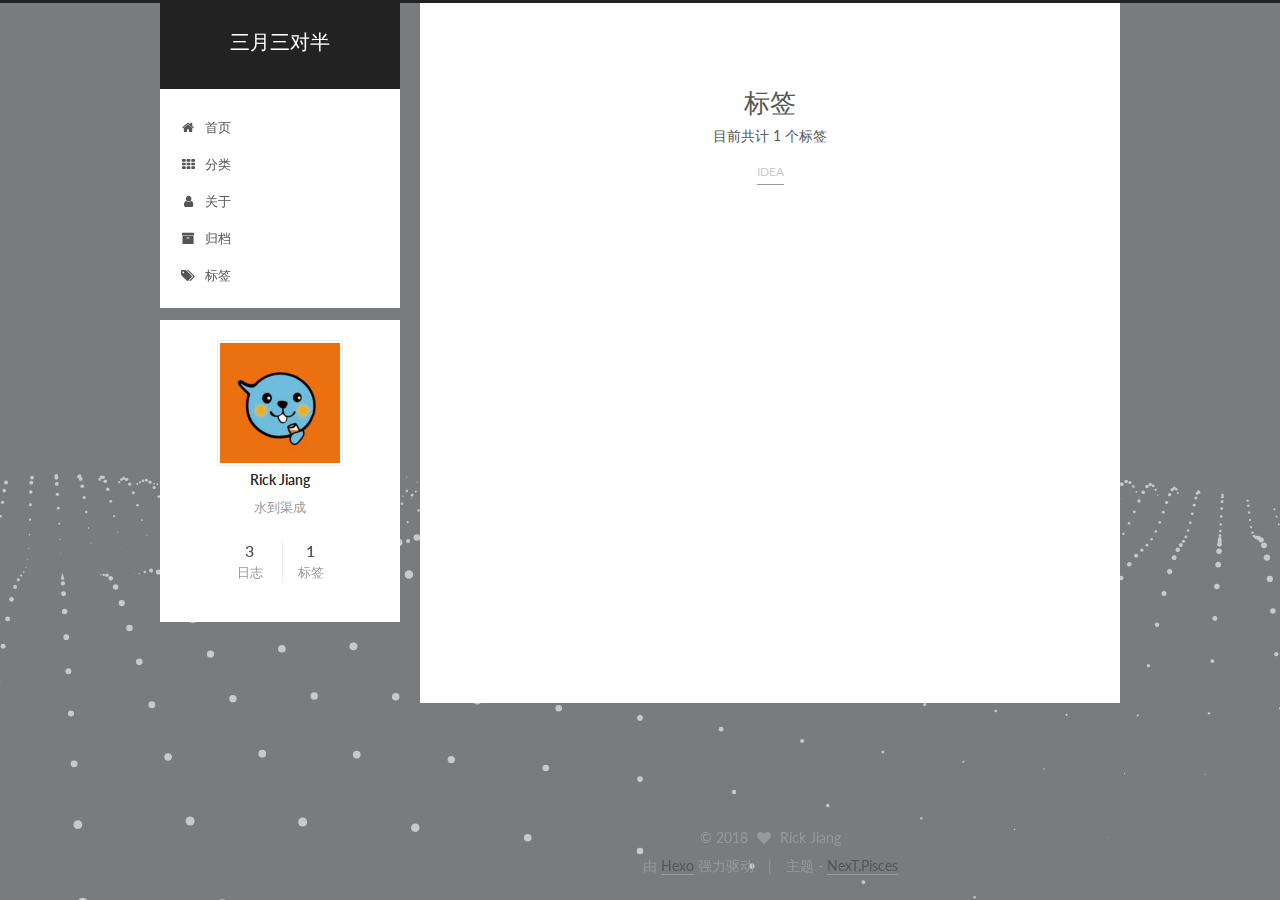
<file: tags/index.html>
<!DOCTYPE html>



  


<html class="theme-next pisces use-motion" lang="zh-Hans">
<head>
  <meta charset="UTF-8"/>
<meta http-equiv="X-UA-Compatible" content="IE=edge" />
<meta name="viewport" content="width=device-width, initial-scale=1, maximum-scale=1"/>
<meta name="theme-color" content="#222">









<meta http-equiv="Cache-Control" content="no-transform" />
<meta http-equiv="Cache-Control" content="no-siteapp" />















  
  
  <link href="/lib/fancybox/source/jquery.fancybox.css?v=2.1.5" rel="stylesheet" type="text/css" />




  
  
  
  

  
    
    
  

  

  

  

  

  
    
    
    <link href="//fonts.googleapis.com/css?family=Lato:300,300italic,400,400italic,700,700italic&subset=latin,latin-ext" rel="stylesheet" type="text/css">
  






<link href="/lib/font-awesome/css/font-awesome.min.css?v=4.6.2" rel="stylesheet" type="text/css" />

<link href="/css/main.css?v=5.1.2" rel="stylesheet" type="text/css" />


  <meta name="keywords" content="Hexo, NexT" />








  <link rel="shortcut icon" type="image/x-icon" href="/favicon.ico?v=5.1.2" />






<meta name="description" content="水到渠成">
<meta property="og:type" content="website">
<meta property="og:title" content="标签">
<meta property="og:url" content="http://yoursite.com/tags/index.html">
<meta property="og:site_name" content="三月三对半">
<meta property="og:description" content="水到渠成">
<meta property="og:locale" content="zh-Hans">
<meta property="og:updated_time" content="2018-03-27T13:48:27.974Z">
<meta name="twitter:card" content="summary">
<meta name="twitter:title" content="标签">
<meta name="twitter:description" content="水到渠成">



<script type="text/javascript" id="hexo.configurations">
  var NexT = window.NexT || {};
  var CONFIG = {
    root: '/',
    scheme: 'Pisces',
    sidebar: {"position":"left","display":"post","offset":12,"offset_float":12,"b2t":false,"scrollpercent":false,"onmobile":false},
    fancybox: true,
    tabs: true,
    motion: true,
    duoshuo: {
      userId: '0',
      author: '博主'
    },
    algolia: {
      applicationID: '',
      apiKey: '',
      indexName: '',
      hits: {"per_page":10},
      labels: {"input_placeholder":"Search for Posts","hits_empty":"We didn't find any results for the search: ${query}","hits_stats":"${hits} results found in ${time} ms"}
    }
  };
</script>



  <link rel="canonical" href="http://yoursite.com/tags/"/>





  <title>标签 | 三月三对半</title>
  














</head>

<body itemscope itemtype="http://schema.org/WebPage" lang="zh-Hans">

  
  
    
  

  <div class="container sidebar-position-left page-post-detail ">
    <div class="headband"></div>

    <header id="header" class="header" itemscope itemtype="http://schema.org/WPHeader">
      <div class="header-inner"><div class="site-brand-wrapper">
  <div class="site-meta ">
    

    <div class="custom-logo-site-title">
      <a href="/"  class="brand" rel="start">
        <span class="logo-line-before"><i></i></span>
        <span class="site-title">三月三对半</span>
        <span class="logo-line-after"><i></i></span>
      </a>
    </div>
      
        <p class="site-subtitle"></p>
      
  </div>

  <div class="site-nav-toggle">
    <button>
      <span class="btn-bar"></span>
      <span class="btn-bar"></span>
      <span class="btn-bar"></span>
    </button>
  </div>
</div>

<nav class="site-nav">
  

  
    <ul id="menu" class="menu">
      
        
        <li class="menu-item menu-item-home">
          <a href="/" rel="section">
            
              <i class="menu-item-icon fa fa-fw fa-home"></i> <br />
            
            首页
          </a>
        </li>
      
        
        <li class="menu-item menu-item-categories">
          <a href="/categories/" rel="section">
            
              <i class="menu-item-icon fa fa-fw fa-th"></i> <br />
            
            分类
          </a>
        </li>
      
        
        <li class="menu-item menu-item-about">
          <a href="/about/" rel="section">
            
              <i class="menu-item-icon fa fa-fw fa-user"></i> <br />
            
            关于
          </a>
        </li>
      
        
        <li class="menu-item menu-item-archives">
          <a href="/archives/" rel="section">
            
              <i class="menu-item-icon fa fa-fw fa-archive"></i> <br />
            
            归档
          </a>
        </li>
      
        
        <li class="menu-item menu-item-tags">
          <a href="/tags/" rel="section">
            
              <i class="menu-item-icon fa fa-fw fa-tags"></i> <br />
            
            标签
          </a>
        </li>
      

      
    </ul>
  

  
</nav>



 </div>
    </header>

    <main id="main" class="main">
      <div class="main-inner">
        <div class="content-wrap">
          <div id="content" class="content">
            

  <div id="posts" class="posts-expand">
    
    
    
    <div class="post-block page">
      <header class="post-header">

	<h1 class="post-title" itemprop="name headline">标签</h1>



</header>

      
      
      
      <div class="post-body">
        
        
          <div class="tag-cloud">
            <div class="tag-cloud-title">
                目前共计 1 个标签
            </div>
            <div class="tag-cloud-tags">
              <a href="/tags/IDEA/" style="font-size: 12px; color: #ccc">IDEA</a>
            </div>
          </div>
        
      </div>
      
      
      
    </div>
    
    
    
  </div>


          </div>
          


          
  <div class="comments" id="comments">
    
  </div>


        </div>
        
          
  
  <div class="sidebar-toggle">
    <div class="sidebar-toggle-line-wrap">
      <span class="sidebar-toggle-line sidebar-toggle-line-first"></span>
      <span class="sidebar-toggle-line sidebar-toggle-line-middle"></span>
      <span class="sidebar-toggle-line sidebar-toggle-line-last"></span>
    </div>
  </div>

  <aside id="sidebar" class="sidebar">
    
    <div class="sidebar-inner">

      

      

      <section class="site-overview sidebar-panel sidebar-panel-active">
        <div class="site-author motion-element" itemprop="author" itemscope itemtype="http://schema.org/Person">
          <img class="site-author-image" itemprop="image"
               src="/images/head.jpg"
               alt="Rick Jiang" />
          <p class="site-author-name" itemprop="name">Rick Jiang</p>
           
              <p class="site-description motion-element" itemprop="description">水到渠成</p>
          
        </div>
        <nav class="site-state motion-element">

          
            <div class="site-state-item site-state-posts">
              <a href="/archives/">
                <span class="site-state-item-count">3</span>
                <span class="site-state-item-name">日志</span>
              </a>
            </div>
          

          

          
            
            
            <div class="site-state-item site-state-tags">
              <a href="/tags/index.html">
                <span class="site-state-item-count">1</span>
                <span class="site-state-item-name">标签</span>
              </a>
            </div>
          

        </nav>

        

        <div class="links-of-author motion-element">
          
        </div>

        
        

        
        

        


      </section>

      

      

    </div>
  </aside>


        
      </div>
    </main>

    <footer id="footer" class="footer">
      <div class="footer-inner">
        <div class="copyright" >
  
  &copy; 
  <span itemprop="copyrightYear">2018</span>
  <span class="with-love">
    <i class="fa fa-heart"></i>
  </span>
  <span class="author" itemprop="copyrightHolder">Rick Jiang</span>
</div>


<div class="powered-by">
  由 <a class="theme-link" href="https://hexo.io">Hexo</a> 强力驱动
</div>

<div class="theme-info">
  主题 -
  <a class="theme-link" href="https://github.com/iissnan/hexo-theme-next">
    NexT.Pisces
  </a>
</div>


        

        
      </div>
    </footer>

    
      <div class="back-to-top">
        <i class="fa fa-arrow-up"></i>
        
      </div>
    

  </div>

  

<script type="text/javascript">
  if (Object.prototype.toString.call(window.Promise) !== '[object Function]') {
    window.Promise = null;
  }
</script>









  




  
  









  
  <script type="text/javascript" src="/lib/jquery/index.js?v=2.1.3"></script>

  
  <script type="text/javascript" src="/lib/fastclick/lib/fastclick.min.js?v=1.0.6"></script>

  
  <script type="text/javascript" src="/lib/jquery_lazyload/jquery.lazyload.js?v=1.9.7"></script>

  
  <script type="text/javascript" src="/lib/velocity/velocity.min.js?v=1.2.1"></script>

  
  <script type="text/javascript" src="/lib/velocity/velocity.ui.min.js?v=1.2.1"></script>

  
  <script type="text/javascript" src="/lib/fancybox/source/jquery.fancybox.pack.js?v=2.1.5"></script>

  
  <script type="text/javascript" src="/lib/three/three.min.js"></script>

  
  <script type="text/javascript" src="/lib/three/three-waves.min.js"></script>


  


  <script type="text/javascript" src="/js/src/utils.js?v=5.1.2"></script>

  <script type="text/javascript" src="/js/src/motion.js?v=5.1.2"></script>



  
  


  <script type="text/javascript" src="/js/src/affix.js?v=5.1.2"></script>

  <script type="text/javascript" src="/js/src/schemes/pisces.js?v=5.1.2"></script>



  
    <script type="text/javascript" src="/js/src/scrollspy.js?v=5.1.2"></script>
<script type="text/javascript" src="/js/src/post-details.js?v=5.1.2"></script>

  

  


  <script type="text/javascript" src="/js/src/bootstrap.js?v=5.1.2"></script>



  


  




	





  





  






  





  

  

  

  

  

  

</body>
</html>
</file>
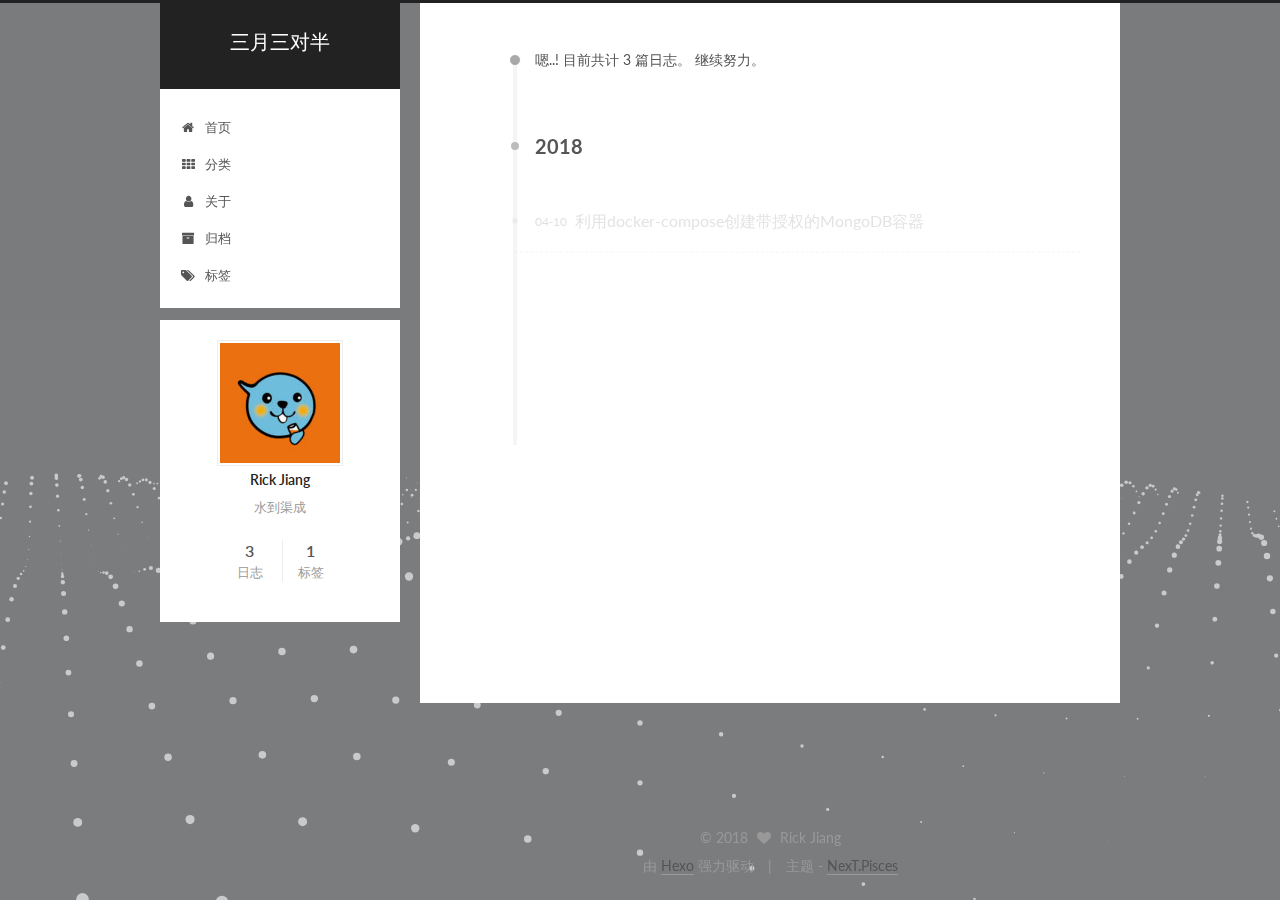
<file: archives/2018/index.html>
<!DOCTYPE html>



  


<html class="theme-next pisces use-motion" lang="zh-Hans">
<head>
  <meta charset="UTF-8"/>
<meta http-equiv="X-UA-Compatible" content="IE=edge" />
<meta name="viewport" content="width=device-width, initial-scale=1, maximum-scale=1"/>
<meta name="theme-color" content="#222">









<meta http-equiv="Cache-Control" content="no-transform" />
<meta http-equiv="Cache-Control" content="no-siteapp" />















  
  
  <link href="/lib/fancybox/source/jquery.fancybox.css?v=2.1.5" rel="stylesheet" type="text/css" />




  
  
  
  

  
    
    
  

  

  

  

  

  
    
    
    <link href="//fonts.googleapis.com/css?family=Lato:300,300italic,400,400italic,700,700italic&subset=latin,latin-ext" rel="stylesheet" type="text/css">
  






<link href="/lib/font-awesome/css/font-awesome.min.css?v=4.6.2" rel="stylesheet" type="text/css" />

<link href="/css/main.css?v=5.1.2" rel="stylesheet" type="text/css" />


  <meta name="keywords" content="Hexo, NexT" />








  <link rel="shortcut icon" type="image/x-icon" href="/favicon.ico?v=5.1.2" />






<meta name="description" content="水到渠成">
<meta property="og:type" content="website">
<meta property="og:title" content="三月三对半">
<meta property="og:url" content="http://yoursite.com/archives/2018/index.html">
<meta property="og:site_name" content="三月三对半">
<meta property="og:description" content="水到渠成">
<meta property="og:locale" content="zh-Hans">
<meta name="twitter:card" content="summary">
<meta name="twitter:title" content="三月三对半">
<meta name="twitter:description" content="水到渠成">



<script type="text/javascript" id="hexo.configurations">
  var NexT = window.NexT || {};
  var CONFIG = {
    root: '/',
    scheme: 'Pisces',
    sidebar: {"position":"left","display":"post","offset":12,"offset_float":12,"b2t":false,"scrollpercent":false,"onmobile":false},
    fancybox: true,
    tabs: true,
    motion: true,
    duoshuo: {
      userId: '0',
      author: '博主'
    },
    algolia: {
      applicationID: '',
      apiKey: '',
      indexName: '',
      hits: {"per_page":10},
      labels: {"input_placeholder":"Search for Posts","hits_empty":"We didn't find any results for the search: ${query}","hits_stats":"${hits} results found in ${time} ms"}
    }
  };
</script>



  <link rel="canonical" href="http://yoursite.com/archives/2018/"/>





  <title>归档 | 三月三对半</title>
  














</head>

<body itemscope itemtype="http://schema.org/WebPage" lang="zh-Hans">

  
  
    
  

  <div class="container sidebar-position-left  page-archive  ">
    <div class="headband"></div>

    <header id="header" class="header" itemscope itemtype="http://schema.org/WPHeader">
      <div class="header-inner"><div class="site-brand-wrapper">
  <div class="site-meta ">
    

    <div class="custom-logo-site-title">
      <a href="/"  class="brand" rel="start">
        <span class="logo-line-before"><i></i></span>
        <span class="site-title">三月三对半</span>
        <span class="logo-line-after"><i></i></span>
      </a>
    </div>
      
        <p class="site-subtitle"></p>
      
  </div>

  <div class="site-nav-toggle">
    <button>
      <span class="btn-bar"></span>
      <span class="btn-bar"></span>
      <span class="btn-bar"></span>
    </button>
  </div>
</div>

<nav class="site-nav">
  

  
    <ul id="menu" class="menu">
      
        
        <li class="menu-item menu-item-home">
          <a href="/" rel="section">
            
              <i class="menu-item-icon fa fa-fw fa-home"></i> <br />
            
            首页
          </a>
        </li>
      
        
        <li class="menu-item menu-item-categories">
          <a href="/categories/" rel="section">
            
              <i class="menu-item-icon fa fa-fw fa-th"></i> <br />
            
            分类
          </a>
        </li>
      
        
        <li class="menu-item menu-item-about">
          <a href="/about/" rel="section">
            
              <i class="menu-item-icon fa fa-fw fa-user"></i> <br />
            
            关于
          </a>
        </li>
      
        
        <li class="menu-item menu-item-archives">
          <a href="/archives/" rel="section">
            
              <i class="menu-item-icon fa fa-fw fa-archive"></i> <br />
            
            归档
          </a>
        </li>
      
        
        <li class="menu-item menu-item-tags">
          <a href="/tags/" rel="section">
            
              <i class="menu-item-icon fa fa-fw fa-tags"></i> <br />
            
            标签
          </a>
        </li>
      

      
    </ul>
  

  
</nav>



 </div>
    </header>

    <main id="main" class="main">
      <div class="main-inner">
        <div class="content-wrap">
          <div id="content" class="content">
            

  
  
  
  <div class="post-block archive">
    <div id="posts" class="posts-collapse">
      <span class="archive-move-on"></span>

      <span class="archive-page-counter">
        
        
        
          
        
        嗯..! 目前共计 3 篇日志。 继续努力。
      </span>

      

        
        
        

        
          
          <div class="collection-title">
            <h2 class="archive-year motion-element" id="archive-year-2018">2018</h2>
          </div>
        
        

        

  <article class="post post-type-normal" itemscope itemtype="http://schema.org/Article">
    <header class="post-header">

      <h2 class="post-title">
        
            <a class="post-title-link" href="/2018/04/10/利用docker-compose创建带授权的MongoDB容器/" itemprop="url">
              
                <span itemprop="name">利用docker-compose创建带授权的MongoDB容器</span>
              
            </a>
        
      </h2>

      <div class="post-meta">
        <time class="post-time" itemprop="dateCreated"
              datetime="2018-04-10T23:22:05+08:00"
              content="2018-04-10" >
          04-10
        </time>
      </div>

    </header>
  </article>



      

        
        
        

        
        

        

  <article class="post post-type-normal" itemscope itemtype="http://schema.org/Article">
    <header class="post-header">

      <h2 class="post-title">
        
            <a class="post-title-link" href="/2018/03/27/阅读翻译：LoraDesignGuide/" itemprop="url">
              
                <span itemprop="name">阅读翻译：LoraDesignGuide</span>
              
            </a>
        
      </h2>

      <div class="post-meta">
        <time class="post-time" itemprop="dateCreated"
              datetime="2018-03-27T11:33:51+08:00"
              content="2018-03-27" >
          03-27
        </time>
      </div>

    </header>
  </article>



      

        
        
        

        
        

        

  <article class="post post-type-normal" itemscope itemtype="http://schema.org/Article">
    <header class="post-header">

      <h2 class="post-title">
        
            <a class="post-title-link" href="/2018/03/27/IDEA中好用的快捷键/" itemprop="url">
              
                <span itemprop="name">IDEA中好用的快捷键</span>
              
            </a>
        
      </h2>

      <div class="post-meta">
        <time class="post-time" itemprop="dateCreated"
              datetime="2018-03-27T11:32:05+08:00"
              content="2018-03-27" >
          03-27
        </time>
      </div>

    </header>
  </article>



      

    </div>
  </div>
  
  
  

  



          </div>
          


          

        </div>
        
          
  
  <div class="sidebar-toggle">
    <div class="sidebar-toggle-line-wrap">
      <span class="sidebar-toggle-line sidebar-toggle-line-first"></span>
      <span class="sidebar-toggle-line sidebar-toggle-line-middle"></span>
      <span class="sidebar-toggle-line sidebar-toggle-line-last"></span>
    </div>
  </div>

  <aside id="sidebar" class="sidebar">
    
    <div class="sidebar-inner">

      

      

      <section class="site-overview sidebar-panel sidebar-panel-active">
        <div class="site-author motion-element" itemprop="author" itemscope itemtype="http://schema.org/Person">
          <img class="site-author-image" itemprop="image"
               src="/images/head.jpg"
               alt="Rick Jiang" />
          <p class="site-author-name" itemprop="name">Rick Jiang</p>
           
              <p class="site-description motion-element" itemprop="description">水到渠成</p>
          
        </div>
        <nav class="site-state motion-element">

          
            <div class="site-state-item site-state-posts">
              <a href="/archives/">
                <span class="site-state-item-count">3</span>
                <span class="site-state-item-name">日志</span>
              </a>
            </div>
          

          

          
            
            
            <div class="site-state-item site-state-tags">
              <a href="/tags/index.html">
                <span class="site-state-item-count">1</span>
                <span class="site-state-item-name">标签</span>
              </a>
            </div>
          

        </nav>

        

        <div class="links-of-author motion-element">
          
        </div>

        
        

        
        

        


      </section>

      

      

    </div>
  </aside>


        
      </div>
    </main>

    <footer id="footer" class="footer">
      <div class="footer-inner">
        <div class="copyright" >
  
  &copy; 
  <span itemprop="copyrightYear">2018</span>
  <span class="with-love">
    <i class="fa fa-heart"></i>
  </span>
  <span class="author" itemprop="copyrightHolder">Rick Jiang</span>
</div>


<div class="powered-by">
  由 <a class="theme-link" href="https://hexo.io">Hexo</a> 强力驱动
</div>

<div class="theme-info">
  主题 -
  <a class="theme-link" href="https://github.com/iissnan/hexo-theme-next">
    NexT.Pisces
  </a>
</div>


        

        
      </div>
    </footer>

    
      <div class="back-to-top">
        <i class="fa fa-arrow-up"></i>
        
      </div>
    

  </div>

  

<script type="text/javascript">
  if (Object.prototype.toString.call(window.Promise) !== '[object Function]') {
    window.Promise = null;
  }
</script>









  




  
  









  
  <script type="text/javascript" src="/lib/jquery/index.js?v=2.1.3"></script>

  
  <script type="text/javascript" src="/lib/fastclick/lib/fastclick.min.js?v=1.0.6"></script>

  
  <script type="text/javascript" src="/lib/jquery_lazyload/jquery.lazyload.js?v=1.9.7"></script>

  
  <script type="text/javascript" src="/lib/velocity/velocity.min.js?v=1.2.1"></script>

  
  <script type="text/javascript" src="/lib/velocity/velocity.ui.min.js?v=1.2.1"></script>

  
  <script type="text/javascript" src="/lib/fancybox/source/jquery.fancybox.pack.js?v=2.1.5"></script>

  
  <script type="text/javascript" src="/lib/three/three.min.js"></script>

  
  <script type="text/javascript" src="/lib/three/three-waves.min.js"></script>


  


  <script type="text/javascript" src="/js/src/utils.js?v=5.1.2"></script>

  <script type="text/javascript" src="/js/src/motion.js?v=5.1.2"></script>



  
  


  <script type="text/javascript" src="/js/src/affix.js?v=5.1.2"></script>

  <script type="text/javascript" src="/js/src/schemes/pisces.js?v=5.1.2"></script>



  
  
    <script type="text/javascript" id="motion.page.archive">
      $('.archive-year').velocity('transition.slideLeftIn');
    </script>
  


  


  <script type="text/javascript" src="/js/src/bootstrap.js?v=5.1.2"></script>



  


  




	





  





  






  





  

  

  

  

  

  

</body>
</html>
</file>
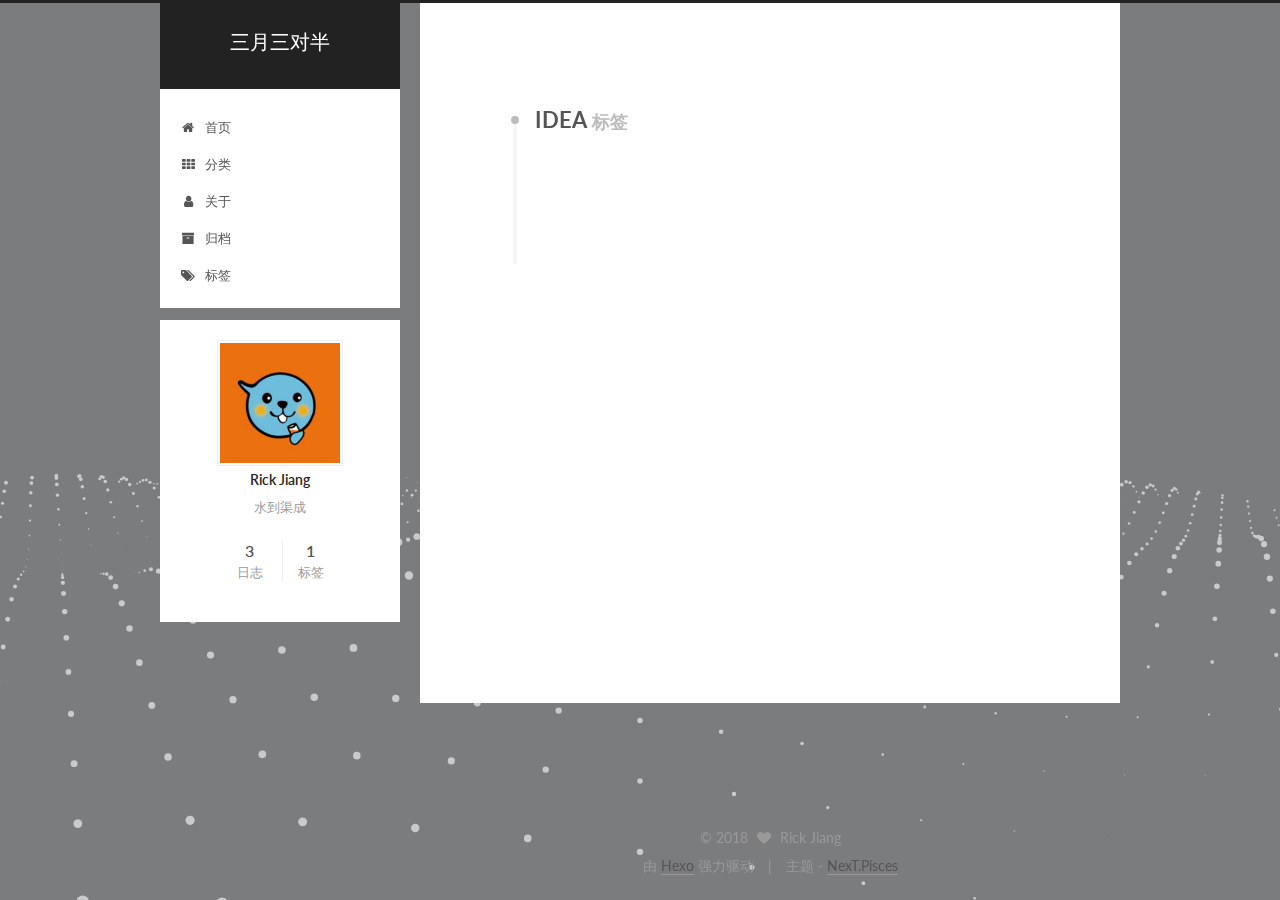
<file: tags/IDEA/index.html>
<!DOCTYPE html>



  


<html class="theme-next pisces use-motion" lang="zh-Hans">
<head>
  <meta charset="UTF-8"/>
<meta http-equiv="X-UA-Compatible" content="IE=edge" />
<meta name="viewport" content="width=device-width, initial-scale=1, maximum-scale=1"/>
<meta name="theme-color" content="#222">









<meta http-equiv="Cache-Control" content="no-transform" />
<meta http-equiv="Cache-Control" content="no-siteapp" />















  
  
  <link href="/lib/fancybox/source/jquery.fancybox.css?v=2.1.5" rel="stylesheet" type="text/css" />




  
  
  
  

  
    
    
  

  

  

  

  

  
    
    
    <link href="//fonts.googleapis.com/css?family=Lato:300,300italic,400,400italic,700,700italic&subset=latin,latin-ext" rel="stylesheet" type="text/css">
  






<link href="/lib/font-awesome/css/font-awesome.min.css?v=4.6.2" rel="stylesheet" type="text/css" />

<link href="/css/main.css?v=5.1.2" rel="stylesheet" type="text/css" />


  <meta name="keywords" content="Hexo, NexT" />








  <link rel="shortcut icon" type="image/x-icon" href="/favicon.ico?v=5.1.2" />






<meta name="description" content="水到渠成">
<meta property="og:type" content="website">
<meta property="og:title" content="三月三对半">
<meta property="og:url" content="http://yoursite.com/tags/IDEA/index.html">
<meta property="og:site_name" content="三月三对半">
<meta property="og:description" content="水到渠成">
<meta property="og:locale" content="zh-Hans">
<meta name="twitter:card" content="summary">
<meta name="twitter:title" content="三月三对半">
<meta name="twitter:description" content="水到渠成">



<script type="text/javascript" id="hexo.configurations">
  var NexT = window.NexT || {};
  var CONFIG = {
    root: '/',
    scheme: 'Pisces',
    sidebar: {"position":"left","display":"post","offset":12,"offset_float":12,"b2t":false,"scrollpercent":false,"onmobile":false},
    fancybox: true,
    tabs: true,
    motion: true,
    duoshuo: {
      userId: '0',
      author: '博主'
    },
    algolia: {
      applicationID: '',
      apiKey: '',
      indexName: '',
      hits: {"per_page":10},
      labels: {"input_placeholder":"Search for Posts","hits_empty":"We didn't find any results for the search: ${query}","hits_stats":"${hits} results found in ${time} ms"}
    }
  };
</script>



  <link rel="canonical" href="http://yoursite.com/tags/IDEA/"/>





  <title>标签: IDEA | 三月三对半</title>
  














</head>

<body itemscope itemtype="http://schema.org/WebPage" lang="zh-Hans">

  
  
    
  

  <div class="container sidebar-position-left  ">
    <div class="headband"></div>

    <header id="header" class="header" itemscope itemtype="http://schema.org/WPHeader">
      <div class="header-inner"><div class="site-brand-wrapper">
  <div class="site-meta ">
    

    <div class="custom-logo-site-title">
      <a href="/"  class="brand" rel="start">
        <span class="logo-line-before"><i></i></span>
        <span class="site-title">三月三对半</span>
        <span class="logo-line-after"><i></i></span>
      </a>
    </div>
      
        <p class="site-subtitle"></p>
      
  </div>

  <div class="site-nav-toggle">
    <button>
      <span class="btn-bar"></span>
      <span class="btn-bar"></span>
      <span class="btn-bar"></span>
    </button>
  </div>
</div>

<nav class="site-nav">
  

  
    <ul id="menu" class="menu">
      
        
        <li class="menu-item menu-item-home">
          <a href="/" rel="section">
            
              <i class="menu-item-icon fa fa-fw fa-home"></i> <br />
            
            首页
          </a>
        </li>
      
        
        <li class="menu-item menu-item-categories">
          <a href="/categories/" rel="section">
            
              <i class="menu-item-icon fa fa-fw fa-th"></i> <br />
            
            分类
          </a>
        </li>
      
        
        <li class="menu-item menu-item-about">
          <a href="/about/" rel="section">
            
              <i class="menu-item-icon fa fa-fw fa-user"></i> <br />
            
            关于
          </a>
        </li>
      
        
        <li class="menu-item menu-item-archives">
          <a href="/archives/" rel="section">
            
              <i class="menu-item-icon fa fa-fw fa-archive"></i> <br />
            
            归档
          </a>
        </li>
      
        
        <li class="menu-item menu-item-tags">
          <a href="/tags/" rel="section">
            
              <i class="menu-item-icon fa fa-fw fa-tags"></i> <br />
            
            标签
          </a>
        </li>
      

      
    </ul>
  

  
</nav>



 </div>
    </header>

    <main id="main" class="main">
      <div class="main-inner">
        <div class="content-wrap">
          <div id="content" class="content">
            

  
  
  
  <div class="post-block tag">

    <div id="posts" class="posts-collapse">
      <div class="collection-title">
        <h1>IDEA<small>标签</small>
        </h1>
      </div>

      
        

  <article class="post post-type-normal" itemscope itemtype="http://schema.org/Article">
    <header class="post-header">

      <h2 class="post-title">
        
            <a class="post-title-link" href="/2018/03/27/IDEA中好用的快捷键/" itemprop="url">
              
                <span itemprop="name">IDEA中好用的快捷键</span>
              
            </a>
        
      </h2>

      <div class="post-meta">
        <time class="post-time" itemprop="dateCreated"
              datetime="2018-03-27T11:32:05+08:00"
              content="2018-03-27" >
          03-27
        </time>
      </div>

    </header>
  </article>


      
    </div>

  </div>
  
  
  

  


          </div>
          


          

        </div>
        
          
  
  <div class="sidebar-toggle">
    <div class="sidebar-toggle-line-wrap">
      <span class="sidebar-toggle-line sidebar-toggle-line-first"></span>
      <span class="sidebar-toggle-line sidebar-toggle-line-middle"></span>
      <span class="sidebar-toggle-line sidebar-toggle-line-last"></span>
    </div>
  </div>

  <aside id="sidebar" class="sidebar">
    
    <div class="sidebar-inner">

      

      

      <section class="site-overview sidebar-panel sidebar-panel-active">
        <div class="site-author motion-element" itemprop="author" itemscope itemtype="http://schema.org/Person">
          <img class="site-author-image" itemprop="image"
               src="/images/head.jpg"
               alt="Rick Jiang" />
          <p class="site-author-name" itemprop="name">Rick Jiang</p>
           
              <p class="site-description motion-element" itemprop="description">水到渠成</p>
          
        </div>
        <nav class="site-state motion-element">

          
            <div class="site-state-item site-state-posts">
              <a href="/archives/">
                <span class="site-state-item-count">3</span>
                <span class="site-state-item-name">日志</span>
              </a>
            </div>
          

          

          
            
            
            <div class="site-state-item site-state-tags">
              <a href="/tags/index.html">
                <span class="site-state-item-count">1</span>
                <span class="site-state-item-name">标签</span>
              </a>
            </div>
          

        </nav>

        

        <div class="links-of-author motion-element">
          
        </div>

        
        

        
        

        


      </section>

      

      

    </div>
  </aside>


        
      </div>
    </main>

    <footer id="footer" class="footer">
      <div class="footer-inner">
        <div class="copyright" >
  
  &copy; 
  <span itemprop="copyrightYear">2018</span>
  <span class="with-love">
    <i class="fa fa-heart"></i>
  </span>
  <span class="author" itemprop="copyrightHolder">Rick Jiang</span>
</div>


<div class="powered-by">
  由 <a class="theme-link" href="https://hexo.io">Hexo</a> 强力驱动
</div>

<div class="theme-info">
  主题 -
  <a class="theme-link" href="https://github.com/iissnan/hexo-theme-next">
    NexT.Pisces
  </a>
</div>


        

        
      </div>
    </footer>

    
      <div class="back-to-top">
        <i class="fa fa-arrow-up"></i>
        
      </div>
    

  </div>

  

<script type="text/javascript">
  if (Object.prototype.toString.call(window.Promise) !== '[object Function]') {
    window.Promise = null;
  }
</script>









  




  
  









  
  <script type="text/javascript" src="/lib/jquery/index.js?v=2.1.3"></script>

  
  <script type="text/javascript" src="/lib/fastclick/lib/fastclick.min.js?v=1.0.6"></script>

  
  <script type="text/javascript" src="/lib/jquery_lazyload/jquery.lazyload.js?v=1.9.7"></script>

  
  <script type="text/javascript" src="/lib/velocity/velocity.min.js?v=1.2.1"></script>

  
  <script type="text/javascript" src="/lib/velocity/velocity.ui.min.js?v=1.2.1"></script>

  
  <script type="text/javascript" src="/lib/fancybox/source/jquery.fancybox.pack.js?v=2.1.5"></script>

  
  <script type="text/javascript" src="/lib/three/three.min.js"></script>

  
  <script type="text/javascript" src="/lib/three/three-waves.min.js"></script>


  


  <script type="text/javascript" src="/js/src/utils.js?v=5.1.2"></script>

  <script type="text/javascript" src="/js/src/motion.js?v=5.1.2"></script>



  
  


  <script type="text/javascript" src="/js/src/affix.js?v=5.1.2"></script>

  <script type="text/javascript" src="/js/src/schemes/pisces.js?v=5.1.2"></script>



  
    <script type="text/javascript" src="/js/src/scrollspy.js?v=5.1.2"></script>
<script type="text/javascript" src="/js/src/post-details.js?v=5.1.2"></script>

  

  


  <script type="text/javascript" src="/js/src/bootstrap.js?v=5.1.2"></script>



  


  




	





  





  






  





  

  

  

  

  

  

</body>
</html>
</file>
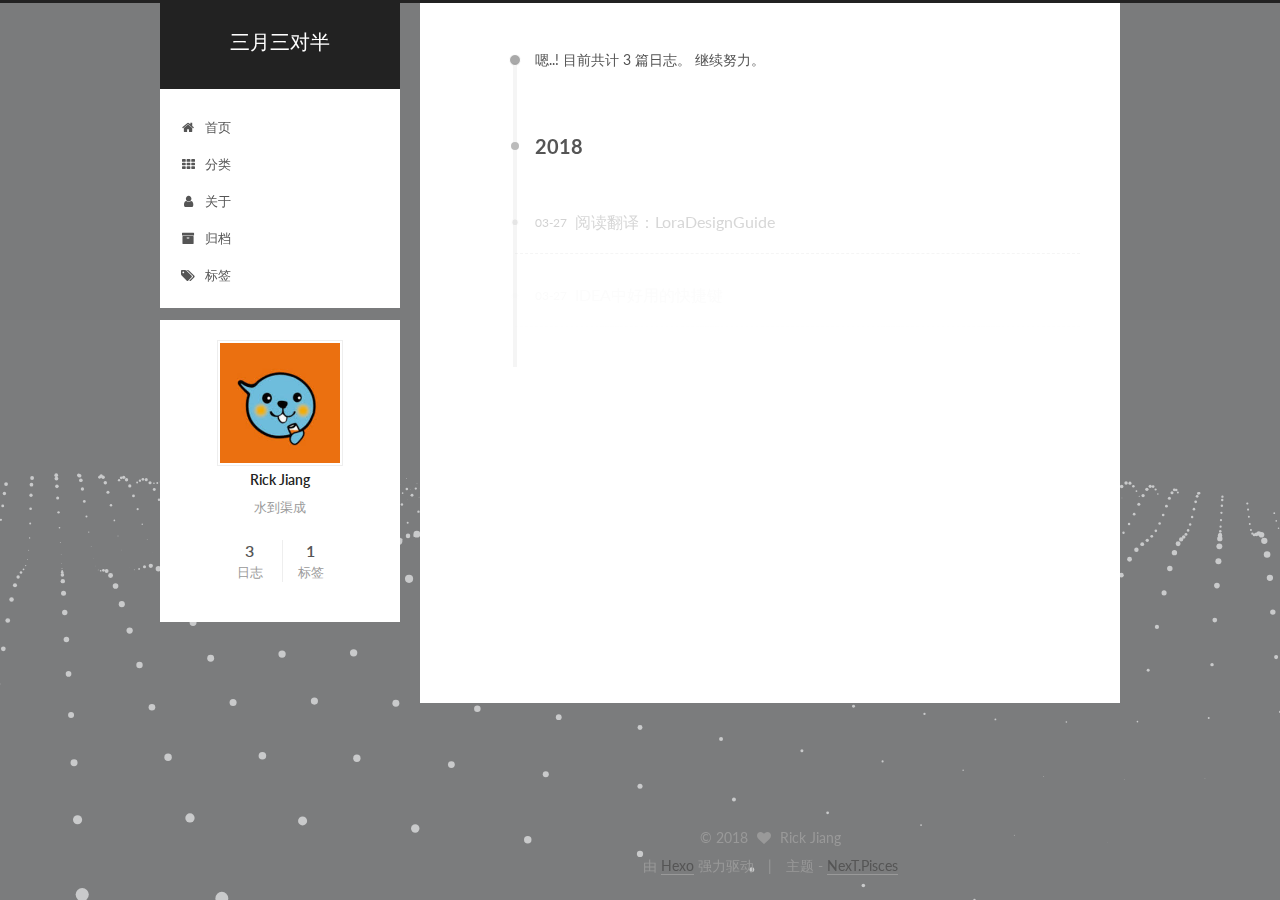
<file: archives/2018/03/index.html>
<!DOCTYPE html>



  


<html class="theme-next pisces use-motion" lang="zh-Hans">
<head>
  <meta charset="UTF-8"/>
<meta http-equiv="X-UA-Compatible" content="IE=edge" />
<meta name="viewport" content="width=device-width, initial-scale=1, maximum-scale=1"/>
<meta name="theme-color" content="#222">









<meta http-equiv="Cache-Control" content="no-transform" />
<meta http-equiv="Cache-Control" content="no-siteapp" />















  
  
  <link href="/lib/fancybox/source/jquery.fancybox.css?v=2.1.5" rel="stylesheet" type="text/css" />




  
  
  
  

  
    
    
  

  

  

  

  

  
    
    
    <link href="//fonts.googleapis.com/css?family=Lato:300,300italic,400,400italic,700,700italic&subset=latin,latin-ext" rel="stylesheet" type="text/css">
  






<link href="/lib/font-awesome/css/font-awesome.min.css?v=4.6.2" rel="stylesheet" type="text/css" />

<link href="/css/main.css?v=5.1.2" rel="stylesheet" type="text/css" />


  <meta name="keywords" content="Hexo, NexT" />








  <link rel="shortcut icon" type="image/x-icon" href="/favicon.ico?v=5.1.2" />






<meta name="description" content="水到渠成">
<meta property="og:type" content="website">
<meta property="og:title" content="三月三对半">
<meta property="og:url" content="http://yoursite.com/archives/2018/03/index.html">
<meta property="og:site_name" content="三月三对半">
<meta property="og:description" content="水到渠成">
<meta property="og:locale" content="zh-Hans">
<meta name="twitter:card" content="summary">
<meta name="twitter:title" content="三月三对半">
<meta name="twitter:description" content="水到渠成">



<script type="text/javascript" id="hexo.configurations">
  var NexT = window.NexT || {};
  var CONFIG = {
    root: '/',
    scheme: 'Pisces',
    sidebar: {"position":"left","display":"post","offset":12,"offset_float":12,"b2t":false,"scrollpercent":false,"onmobile":false},
    fancybox: true,
    tabs: true,
    motion: true,
    duoshuo: {
      userId: '0',
      author: '博主'
    },
    algolia: {
      applicationID: '',
      apiKey: '',
      indexName: '',
      hits: {"per_page":10},
      labels: {"input_placeholder":"Search for Posts","hits_empty":"We didn't find any results for the search: ${query}","hits_stats":"${hits} results found in ${time} ms"}
    }
  };
</script>



  <link rel="canonical" href="http://yoursite.com/archives/2018/03/"/>





  <title>归档 | 三月三对半</title>
  














</head>

<body itemscope itemtype="http://schema.org/WebPage" lang="zh-Hans">

  
  
    
  

  <div class="container sidebar-position-left  page-archive  ">
    <div class="headband"></div>

    <header id="header" class="header" itemscope itemtype="http://schema.org/WPHeader">
      <div class="header-inner"><div class="site-brand-wrapper">
  <div class="site-meta ">
    

    <div class="custom-logo-site-title">
      <a href="/"  class="brand" rel="start">
        <span class="logo-line-before"><i></i></span>
        <span class="site-title">三月三对半</span>
        <span class="logo-line-after"><i></i></span>
      </a>
    </div>
      
        <p class="site-subtitle"></p>
      
  </div>

  <div class="site-nav-toggle">
    <button>
      <span class="btn-bar"></span>
      <span class="btn-bar"></span>
      <span class="btn-bar"></span>
    </button>
  </div>
</div>

<nav class="site-nav">
  

  
    <ul id="menu" class="menu">
      
        
        <li class="menu-item menu-item-home">
          <a href="/" rel="section">
            
              <i class="menu-item-icon fa fa-fw fa-home"></i> <br />
            
            首页
          </a>
        </li>
      
        
        <li class="menu-item menu-item-categories">
          <a href="/categories/" rel="section">
            
              <i class="menu-item-icon fa fa-fw fa-th"></i> <br />
            
            分类
          </a>
        </li>
      
        
        <li class="menu-item menu-item-about">
          <a href="/about/" rel="section">
            
              <i class="menu-item-icon fa fa-fw fa-user"></i> <br />
            
            关于
          </a>
        </li>
      
        
        <li class="menu-item menu-item-archives">
          <a href="/archives/" rel="section">
            
              <i class="menu-item-icon fa fa-fw fa-archive"></i> <br />
            
            归档
          </a>
        </li>
      
        
        <li class="menu-item menu-item-tags">
          <a href="/tags/" rel="section">
            
              <i class="menu-item-icon fa fa-fw fa-tags"></i> <br />
            
            标签
          </a>
        </li>
      

      
    </ul>
  

  
</nav>



 </div>
    </header>

    <main id="main" class="main">
      <div class="main-inner">
        <div class="content-wrap">
          <div id="content" class="content">
            

  
  
  
  <div class="post-block archive">
    <div id="posts" class="posts-collapse">
      <span class="archive-move-on"></span>

      <span class="archive-page-counter">
        
        
        
          
        
        嗯..! 目前共计 3 篇日志。 继续努力。
      </span>

      

        
        
        

        
          
          <div class="collection-title">
            <h2 class="archive-year motion-element" id="archive-year-2018">2018</h2>
          </div>
        
        

        

  <article class="post post-type-normal" itemscope itemtype="http://schema.org/Article">
    <header class="post-header">

      <h2 class="post-title">
        
            <a class="post-title-link" href="/2018/03/27/阅读翻译：LoraDesignGuide/" itemprop="url">
              
                <span itemprop="name">阅读翻译：LoraDesignGuide</span>
              
            </a>
        
      </h2>

      <div class="post-meta">
        <time class="post-time" itemprop="dateCreated"
              datetime="2018-03-27T11:33:51+08:00"
              content="2018-03-27" >
          03-27
        </time>
      </div>

    </header>
  </article>



      

        
        
        

        
        

        

  <article class="post post-type-normal" itemscope itemtype="http://schema.org/Article">
    <header class="post-header">

      <h2 class="post-title">
        
            <a class="post-title-link" href="/2018/03/27/IDEA中好用的快捷键/" itemprop="url">
              
                <span itemprop="name">IDEA中好用的快捷键</span>
              
            </a>
        
      </h2>

      <div class="post-meta">
        <time class="post-time" itemprop="dateCreated"
              datetime="2018-03-27T11:32:05+08:00"
              content="2018-03-27" >
          03-27
        </time>
      </div>

    </header>
  </article>



      

    </div>
  </div>
  
  
  

  



          </div>
          


          

        </div>
        
          
  
  <div class="sidebar-toggle">
    <div class="sidebar-toggle-line-wrap">
      <span class="sidebar-toggle-line sidebar-toggle-line-first"></span>
      <span class="sidebar-toggle-line sidebar-toggle-line-middle"></span>
      <span class="sidebar-toggle-line sidebar-toggle-line-last"></span>
    </div>
  </div>

  <aside id="sidebar" class="sidebar">
    
    <div class="sidebar-inner">

      

      

      <section class="site-overview sidebar-panel sidebar-panel-active">
        <div class="site-author motion-element" itemprop="author" itemscope itemtype="http://schema.org/Person">
          <img class="site-author-image" itemprop="image"
               src="/images/head.jpg"
               alt="Rick Jiang" />
          <p class="site-author-name" itemprop="name">Rick Jiang</p>
           
              <p class="site-description motion-element" itemprop="description">水到渠成</p>
          
        </div>
        <nav class="site-state motion-element">

          
            <div class="site-state-item site-state-posts">
              <a href="/archives/">
                <span class="site-state-item-count">3</span>
                <span class="site-state-item-name">日志</span>
              </a>
            </div>
          

          

          
            
            
            <div class="site-state-item site-state-tags">
              <a href="/tags/index.html">
                <span class="site-state-item-count">1</span>
                <span class="site-state-item-name">标签</span>
              </a>
            </div>
          

        </nav>

        

        <div class="links-of-author motion-element">
          
        </div>

        
        

        
        

        


      </section>

      

      

    </div>
  </aside>


        
      </div>
    </main>

    <footer id="footer" class="footer">
      <div class="footer-inner">
        <div class="copyright" >
  
  &copy; 
  <span itemprop="copyrightYear">2018</span>
  <span class="with-love">
    <i class="fa fa-heart"></i>
  </span>
  <span class="author" itemprop="copyrightHolder">Rick Jiang</span>
</div>


<div class="powered-by">
  由 <a class="theme-link" href="https://hexo.io">Hexo</a> 强力驱动
</div>

<div class="theme-info">
  主题 -
  <a class="theme-link" href="https://github.com/iissnan/hexo-theme-next">
    NexT.Pisces
  </a>
</div>


        

        
      </div>
    </footer>

    
      <div class="back-to-top">
        <i class="fa fa-arrow-up"></i>
        
      </div>
    

  </div>

  

<script type="text/javascript">
  if (Object.prototype.toString.call(window.Promise) !== '[object Function]') {
    window.Promise = null;
  }
</script>









  




  
  









  
  <script type="text/javascript" src="/lib/jquery/index.js?v=2.1.3"></script>

  
  <script type="text/javascript" src="/lib/fastclick/lib/fastclick.min.js?v=1.0.6"></script>

  
  <script type="text/javascript" src="/lib/jquery_lazyload/jquery.lazyload.js?v=1.9.7"></script>

  
  <script type="text/javascript" src="/lib/velocity/velocity.min.js?v=1.2.1"></script>

  
  <script type="text/javascript" src="/lib/velocity/velocity.ui.min.js?v=1.2.1"></script>

  
  <script type="text/javascript" src="/lib/fancybox/source/jquery.fancybox.pack.js?v=2.1.5"></script>

  
  <script type="text/javascript" src="/lib/three/three.min.js"></script>

  
  <script type="text/javascript" src="/lib/three/three-waves.min.js"></script>


  


  <script type="text/javascript" src="/js/src/utils.js?v=5.1.2"></script>

  <script type="text/javascript" src="/js/src/motion.js?v=5.1.2"></script>



  
  


  <script type="text/javascript" src="/js/src/affix.js?v=5.1.2"></script>

  <script type="text/javascript" src="/js/src/schemes/pisces.js?v=5.1.2"></script>



  
  
    <script type="text/javascript" id="motion.page.archive">
      $('.archive-year').velocity('transition.slideLeftIn');
    </script>
  


  


  <script type="text/javascript" src="/js/src/bootstrap.js?v=5.1.2"></script>



  


  




	





  





  






  





  

  

  

  

  

  

</body>
</html>
</file>
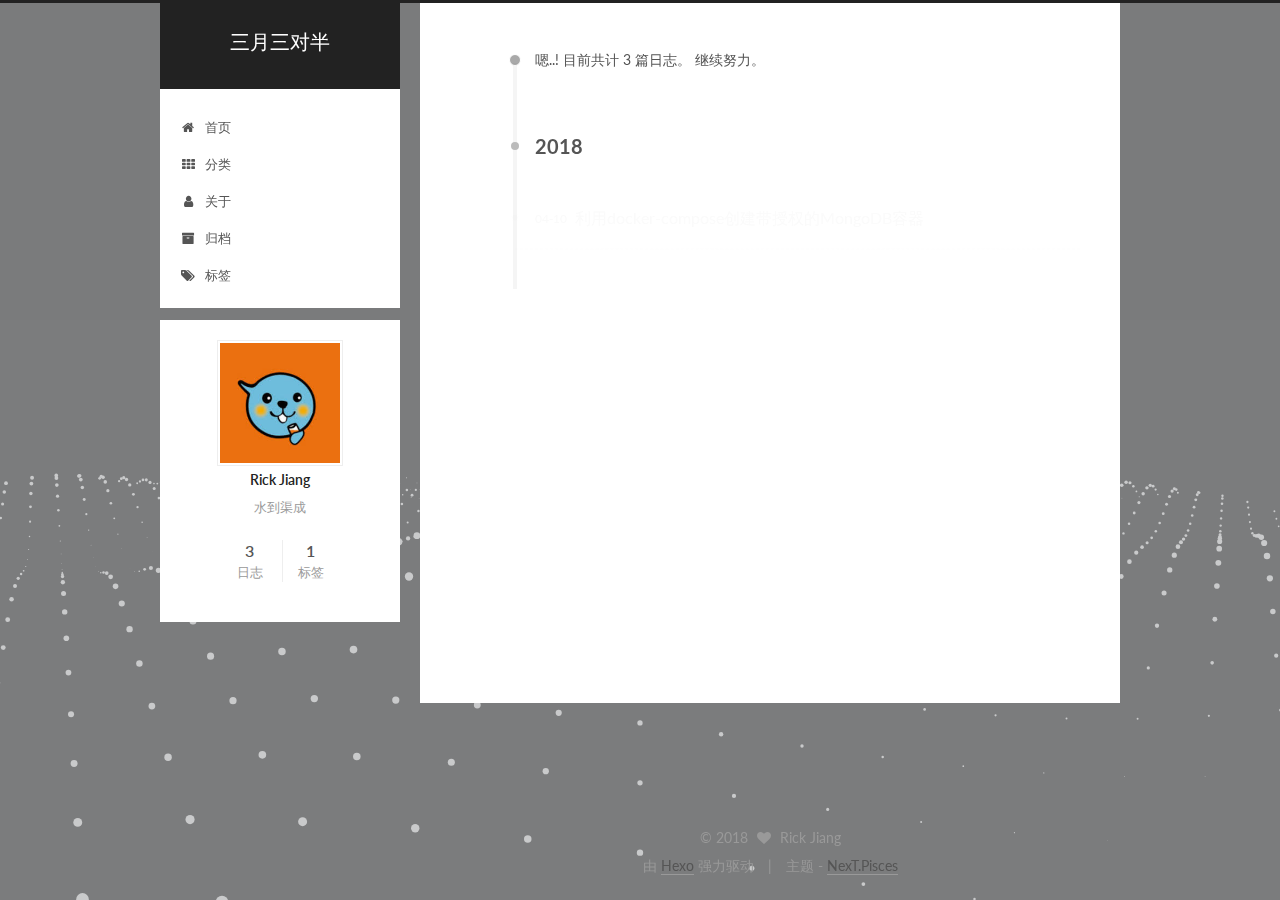
<file: archives/2018/04/index.html>
<!DOCTYPE html>



  


<html class="theme-next pisces use-motion" lang="zh-Hans">
<head>
  <meta charset="UTF-8"/>
<meta http-equiv="X-UA-Compatible" content="IE=edge" />
<meta name="viewport" content="width=device-width, initial-scale=1, maximum-scale=1"/>
<meta name="theme-color" content="#222">









<meta http-equiv="Cache-Control" content="no-transform" />
<meta http-equiv="Cache-Control" content="no-siteapp" />















  
  
  <link href="/lib/fancybox/source/jquery.fancybox.css?v=2.1.5" rel="stylesheet" type="text/css" />




  
  
  
  

  
    
    
  

  

  

  

  

  
    
    
    <link href="//fonts.googleapis.com/css?family=Lato:300,300italic,400,400italic,700,700italic&subset=latin,latin-ext" rel="stylesheet" type="text/css">
  






<link href="/lib/font-awesome/css/font-awesome.min.css?v=4.6.2" rel="stylesheet" type="text/css" />

<link href="/css/main.css?v=5.1.2" rel="stylesheet" type="text/css" />


  <meta name="keywords" content="Hexo, NexT" />








  <link rel="shortcut icon" type="image/x-icon" href="/favicon.ico?v=5.1.2" />






<meta name="description" content="水到渠成">
<meta property="og:type" content="website">
<meta property="og:title" content="三月三对半">
<meta property="og:url" content="http://yoursite.com/archives/2018/04/index.html">
<meta property="og:site_name" content="三月三对半">
<meta property="og:description" content="水到渠成">
<meta property="og:locale" content="zh-Hans">
<meta name="twitter:card" content="summary">
<meta name="twitter:title" content="三月三对半">
<meta name="twitter:description" content="水到渠成">



<script type="text/javascript" id="hexo.configurations">
  var NexT = window.NexT || {};
  var CONFIG = {
    root: '/',
    scheme: 'Pisces',
    sidebar: {"position":"left","display":"post","offset":12,"offset_float":12,"b2t":false,"scrollpercent":false,"onmobile":false},
    fancybox: true,
    tabs: true,
    motion: true,
    duoshuo: {
      userId: '0',
      author: '博主'
    },
    algolia: {
      applicationID: '',
      apiKey: '',
      indexName: '',
      hits: {"per_page":10},
      labels: {"input_placeholder":"Search for Posts","hits_empty":"We didn't find any results for the search: ${query}","hits_stats":"${hits} results found in ${time} ms"}
    }
  };
</script>



  <link rel="canonical" href="http://yoursite.com/archives/2018/04/"/>





  <title>归档 | 三月三对半</title>
  














</head>

<body itemscope itemtype="http://schema.org/WebPage" lang="zh-Hans">

  
  
    
  

  <div class="container sidebar-position-left  page-archive  ">
    <div class="headband"></div>

    <header id="header" class="header" itemscope itemtype="http://schema.org/WPHeader">
      <div class="header-inner"><div class="site-brand-wrapper">
  <div class="site-meta ">
    

    <div class="custom-logo-site-title">
      <a href="/"  class="brand" rel="start">
        <span class="logo-line-before"><i></i></span>
        <span class="site-title">三月三对半</span>
        <span class="logo-line-after"><i></i></span>
      </a>
    </div>
      
        <p class="site-subtitle"></p>
      
  </div>

  <div class="site-nav-toggle">
    <button>
      <span class="btn-bar"></span>
      <span class="btn-bar"></span>
      <span class="btn-bar"></span>
    </button>
  </div>
</div>

<nav class="site-nav">
  

  
    <ul id="menu" class="menu">
      
        
        <li class="menu-item menu-item-home">
          <a href="/" rel="section">
            
              <i class="menu-item-icon fa fa-fw fa-home"></i> <br />
            
            首页
          </a>
        </li>
      
        
        <li class="menu-item menu-item-categories">
          <a href="/categories/" rel="section">
            
              <i class="menu-item-icon fa fa-fw fa-th"></i> <br />
            
            分类
          </a>
        </li>
      
        
        <li class="menu-item menu-item-about">
          <a href="/about/" rel="section">
            
              <i class="menu-item-icon fa fa-fw fa-user"></i> <br />
            
            关于
          </a>
        </li>
      
        
        <li class="menu-item menu-item-archives">
          <a href="/archives/" rel="section">
            
              <i class="menu-item-icon fa fa-fw fa-archive"></i> <br />
            
            归档
          </a>
        </li>
      
        
        <li class="menu-item menu-item-tags">
          <a href="/tags/" rel="section">
            
              <i class="menu-item-icon fa fa-fw fa-tags"></i> <br />
            
            标签
          </a>
        </li>
      

      
    </ul>
  

  
</nav>



 </div>
    </header>

    <main id="main" class="main">
      <div class="main-inner">
        <div class="content-wrap">
          <div id="content" class="content">
            

  
  
  
  <div class="post-block archive">
    <div id="posts" class="posts-collapse">
      <span class="archive-move-on"></span>

      <span class="archive-page-counter">
        
        
        
          
        
        嗯..! 目前共计 3 篇日志。 继续努力。
      </span>

      

        
        
        

        
          
          <div class="collection-title">
            <h2 class="archive-year motion-element" id="archive-year-2018">2018</h2>
          </div>
        
        

        

  <article class="post post-type-normal" itemscope itemtype="http://schema.org/Article">
    <header class="post-header">

      <h2 class="post-title">
        
            <a class="post-title-link" href="/2018/04/10/利用docker-compose创建带授权的MongoDB容器/" itemprop="url">
              
                <span itemprop="name">利用docker-compose创建带授权的MongoDB容器</span>
              
            </a>
        
      </h2>

      <div class="post-meta">
        <time class="post-time" itemprop="dateCreated"
              datetime="2018-04-10T23:22:05+08:00"
              content="2018-04-10" >
          04-10
        </time>
      </div>

    </header>
  </article>



      

    </div>
  </div>
  
  
  

  



          </div>
          


          

        </div>
        
          
  
  <div class="sidebar-toggle">
    <div class="sidebar-toggle-line-wrap">
      <span class="sidebar-toggle-line sidebar-toggle-line-first"></span>
      <span class="sidebar-toggle-line sidebar-toggle-line-middle"></span>
      <span class="sidebar-toggle-line sidebar-toggle-line-last"></span>
    </div>
  </div>

  <aside id="sidebar" class="sidebar">
    
    <div class="sidebar-inner">

      

      

      <section class="site-overview sidebar-panel sidebar-panel-active">
        <div class="site-author motion-element" itemprop="author" itemscope itemtype="http://schema.org/Person">
          <img class="site-author-image" itemprop="image"
               src="/images/head.jpg"
               alt="Rick Jiang" />
          <p class="site-author-name" itemprop="name">Rick Jiang</p>
           
              <p class="site-description motion-element" itemprop="description">水到渠成</p>
          
        </div>
        <nav class="site-state motion-element">

          
            <div class="site-state-item site-state-posts">
              <a href="/archives/">
                <span class="site-state-item-count">3</span>
                <span class="site-state-item-name">日志</span>
              </a>
            </div>
          

          

          
            
            
            <div class="site-state-item site-state-tags">
              <a href="/tags/index.html">
                <span class="site-state-item-count">1</span>
                <span class="site-state-item-name">标签</span>
              </a>
            </div>
          

        </nav>

        

        <div class="links-of-author motion-element">
          
        </div>

        
        

        
        

        


      </section>

      

      

    </div>
  </aside>


        
      </div>
    </main>

    <footer id="footer" class="footer">
      <div class="footer-inner">
        <div class="copyright" >
  
  &copy; 
  <span itemprop="copyrightYear">2018</span>
  <span class="with-love">
    <i class="fa fa-heart"></i>
  </span>
  <span class="author" itemprop="copyrightHolder">Rick Jiang</span>
</div>


<div class="powered-by">
  由 <a class="theme-link" href="https://hexo.io">Hexo</a> 强力驱动
</div>

<div class="theme-info">
  主题 -
  <a class="theme-link" href="https://github.com/iissnan/hexo-theme-next">
    NexT.Pisces
  </a>
</div>


        

        
      </div>
    </footer>

    
      <div class="back-to-top">
        <i class="fa fa-arrow-up"></i>
        
      </div>
    

  </div>

  

<script type="text/javascript">
  if (Object.prototype.toString.call(window.Promise) !== '[object Function]') {
    window.Promise = null;
  }
</script>









  




  
  









  
  <script type="text/javascript" src="/lib/jquery/index.js?v=2.1.3"></script>

  
  <script type="text/javascript" src="/lib/fastclick/lib/fastclick.min.js?v=1.0.6"></script>

  
  <script type="text/javascript" src="/lib/jquery_lazyload/jquery.lazyload.js?v=1.9.7"></script>

  
  <script type="text/javascript" src="/lib/velocity/velocity.min.js?v=1.2.1"></script>

  
  <script type="text/javascript" src="/lib/velocity/velocity.ui.min.js?v=1.2.1"></script>

  
  <script type="text/javascript" src="/lib/fancybox/source/jquery.fancybox.pack.js?v=2.1.5"></script>

  
  <script type="text/javascript" src="/lib/three/three.min.js"></script>

  
  <script type="text/javascript" src="/lib/three/three-waves.min.js"></script>


  


  <script type="text/javascript" src="/js/src/utils.js?v=5.1.2"></script>

  <script type="text/javascript" src="/js/src/motion.js?v=5.1.2"></script>



  
  


  <script type="text/javascript" src="/js/src/affix.js?v=5.1.2"></script>

  <script type="text/javascript" src="/js/src/schemes/pisces.js?v=5.1.2"></script>



  
  
    <script type="text/javascript" id="motion.page.archive">
      $('.archive-year').velocity('transition.slideLeftIn');
    </script>
  


  


  <script type="text/javascript" src="/js/src/bootstrap.js?v=5.1.2"></script>



  


  




	





  





  






  





  

  

  

  

  

  

</body>
</html>
</file>
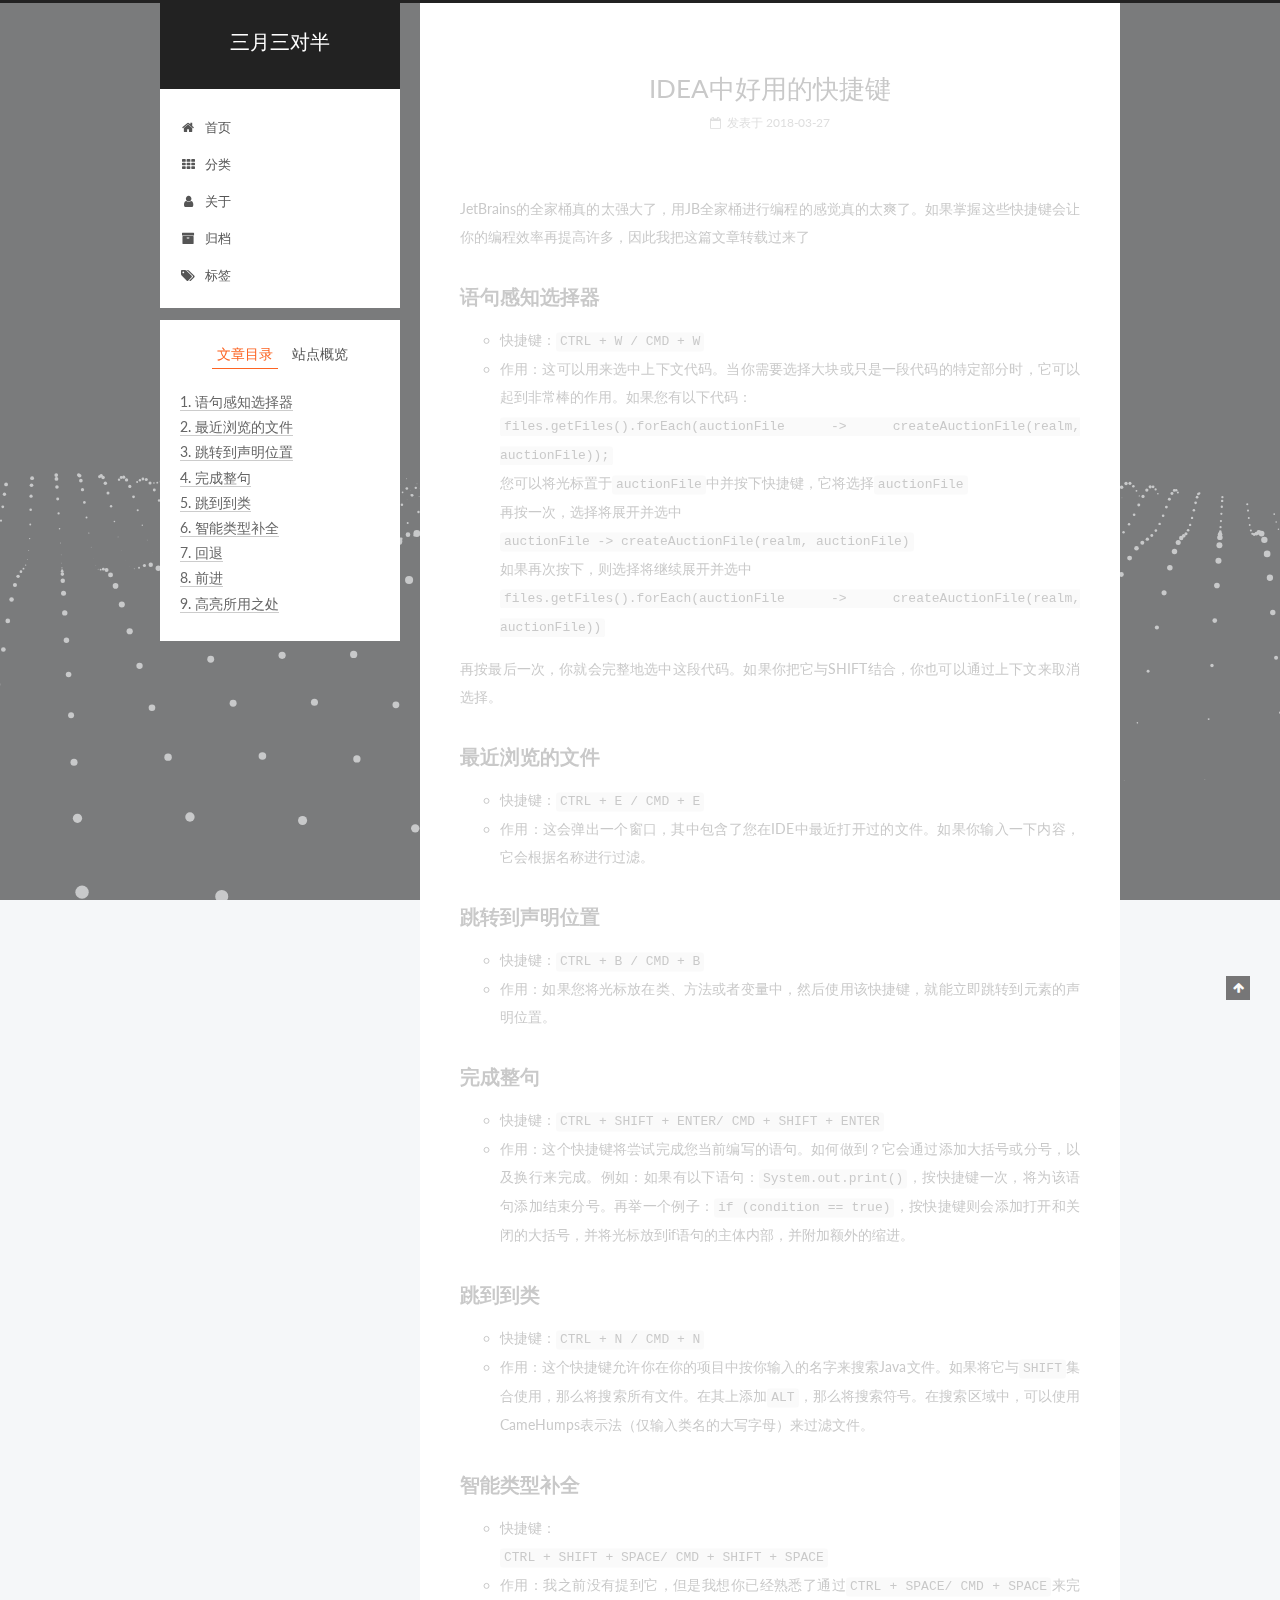
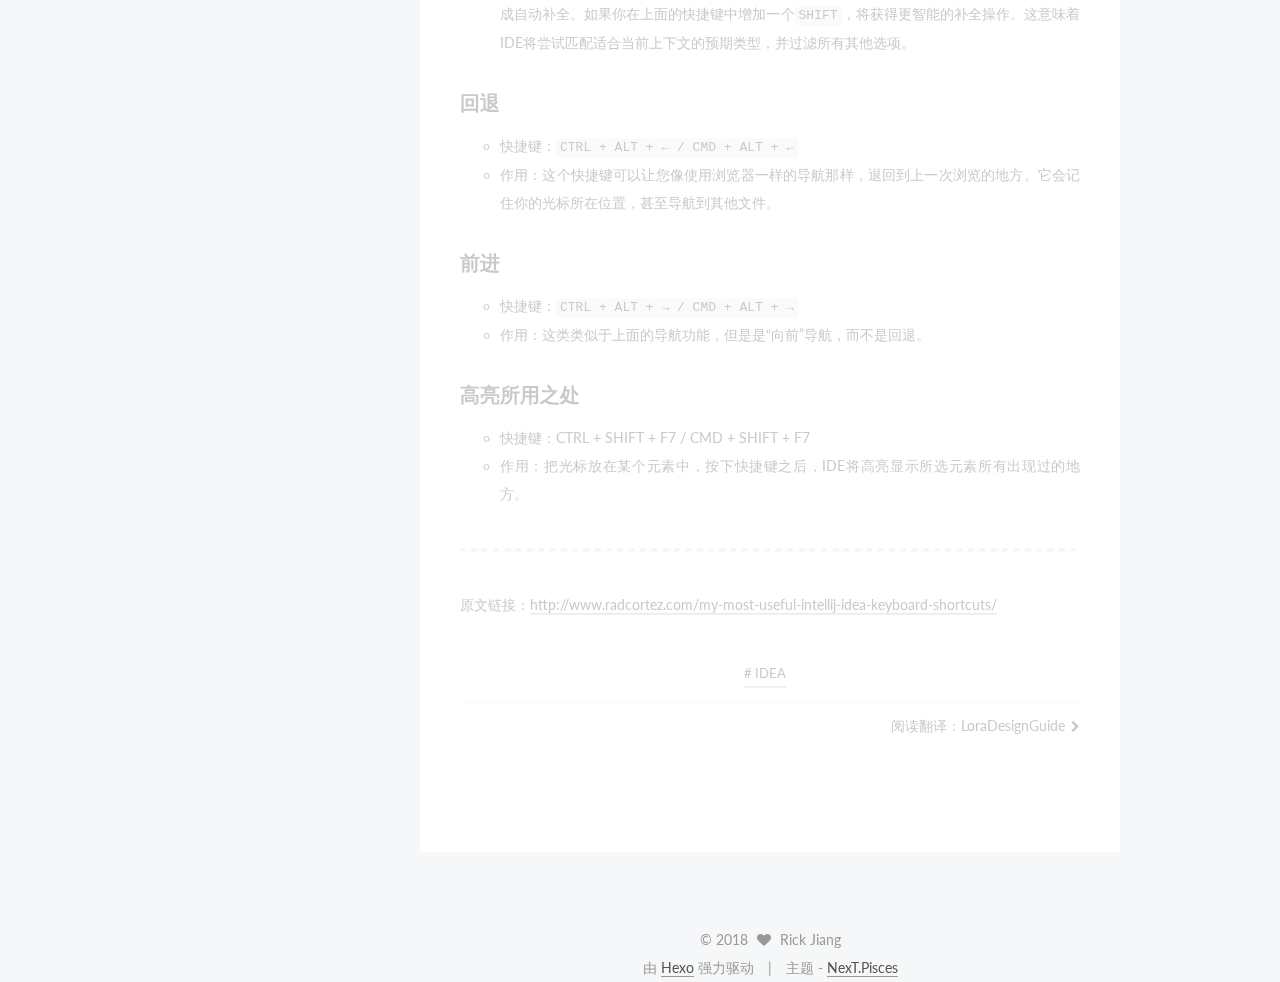
<file: 2018/03/27/IDEA中好用的快捷键/index.html>
<!DOCTYPE html>



  


<html class="theme-next pisces use-motion" lang="zh-Hans">
<head>
  <meta charset="UTF-8"/>
<meta http-equiv="X-UA-Compatible" content="IE=edge" />
<meta name="viewport" content="width=device-width, initial-scale=1, maximum-scale=1"/>
<meta name="theme-color" content="#222">









<meta http-equiv="Cache-Control" content="no-transform" />
<meta http-equiv="Cache-Control" content="no-siteapp" />















  
  
  <link href="/lib/fancybox/source/jquery.fancybox.css?v=2.1.5" rel="stylesheet" type="text/css" />




  
  
  
  

  
    
    
  

  

  

  

  

  
    
    
    <link href="//fonts.googleapis.com/css?family=Lato:300,300italic,400,400italic,700,700italic&subset=latin,latin-ext" rel="stylesheet" type="text/css">
  






<link href="/lib/font-awesome/css/font-awesome.min.css?v=4.6.2" rel="stylesheet" type="text/css" />

<link href="/css/main.css?v=5.1.2" rel="stylesheet" type="text/css" />


  <meta name="keywords" content="IDEA," />








  <link rel="shortcut icon" type="image/x-icon" href="/favicon.ico?v=5.1.2" />






<meta name="description" content="JetBrains的全家桶真的太强大了，用JB全家桶进行编程的感觉真的太爽了。如果掌握这些快捷键会让你的编程效率再提高许多，因此我把这篇文章转载过来了 语句感知选择器 快捷键：CTRL + W / CMD + W 作用：这可以用来选中上下文代码。当你需要选择大块或只是一段代码的特定部分时，它可以起到非常棒的作用。如果您有以下代码：files.getFiles().forEach(auctionFi">
<meta name="keywords" content="IDEA">
<meta property="og:type" content="article">
<meta property="og:title" content="IDEA中好用的快捷键">
<meta property="og:url" content="http://yoursite.com/2018/03/27/IDEA中好用的快捷键/index.html">
<meta property="og:site_name" content="三月三对半">
<meta property="og:description" content="JetBrains的全家桶真的太强大了，用JB全家桶进行编程的感觉真的太爽了。如果掌握这些快捷键会让你的编程效率再提高许多，因此我把这篇文章转载过来了 语句感知选择器 快捷键：CTRL + W / CMD + W 作用：这可以用来选中上下文代码。当你需要选择大块或只是一段代码的特定部分时，它可以起到非常棒的作用。如果您有以下代码：files.getFiles().forEach(auctionFi">
<meta property="og:locale" content="zh-Hans">
<meta property="og:updated_time" content="2018-03-27T13:45:21.863Z">
<meta name="twitter:card" content="summary">
<meta name="twitter:title" content="IDEA中好用的快捷键">
<meta name="twitter:description" content="JetBrains的全家桶真的太强大了，用JB全家桶进行编程的感觉真的太爽了。如果掌握这些快捷键会让你的编程效率再提高许多，因此我把这篇文章转载过来了 语句感知选择器 快捷键：CTRL + W / CMD + W 作用：这可以用来选中上下文代码。当你需要选择大块或只是一段代码的特定部分时，它可以起到非常棒的作用。如果您有以下代码：files.getFiles().forEach(auctionFi">



<script type="text/javascript" id="hexo.configurations">
  var NexT = window.NexT || {};
  var CONFIG = {
    root: '/',
    scheme: 'Pisces',
    sidebar: {"position":"left","display":"post","offset":12,"offset_float":12,"b2t":false,"scrollpercent":false,"onmobile":false},
    fancybox: true,
    tabs: true,
    motion: true,
    duoshuo: {
      userId: '0',
      author: '博主'
    },
    algolia: {
      applicationID: '',
      apiKey: '',
      indexName: '',
      hits: {"per_page":10},
      labels: {"input_placeholder":"Search for Posts","hits_empty":"We didn't find any results for the search: ${query}","hits_stats":"${hits} results found in ${time} ms"}
    }
  };
</script>



  <link rel="canonical" href="http://yoursite.com/2018/03/27/IDEA中好用的快捷键/"/>





  <title>IDEA中好用的快捷键 | 三月三对半</title>
  














</head>

<body itemscope itemtype="http://schema.org/WebPage" lang="zh-Hans">

  
  
    
  

  <div class="container sidebar-position-left page-post-detail ">
    <div class="headband"></div>

    <header id="header" class="header" itemscope itemtype="http://schema.org/WPHeader">
      <div class="header-inner"><div class="site-brand-wrapper">
  <div class="site-meta ">
    

    <div class="custom-logo-site-title">
      <a href="/"  class="brand" rel="start">
        <span class="logo-line-before"><i></i></span>
        <span class="site-title">三月三对半</span>
        <span class="logo-line-after"><i></i></span>
      </a>
    </div>
      
        <p class="site-subtitle"></p>
      
  </div>

  <div class="site-nav-toggle">
    <button>
      <span class="btn-bar"></span>
      <span class="btn-bar"></span>
      <span class="btn-bar"></span>
    </button>
  </div>
</div>

<nav class="site-nav">
  

  
    <ul id="menu" class="menu">
      
        
        <li class="menu-item menu-item-home">
          <a href="/" rel="section">
            
              <i class="menu-item-icon fa fa-fw fa-home"></i> <br />
            
            首页
          </a>
        </li>
      
        
        <li class="menu-item menu-item-categories">
          <a href="/categories/" rel="section">
            
              <i class="menu-item-icon fa fa-fw fa-th"></i> <br />
            
            分类
          </a>
        </li>
      
        
        <li class="menu-item menu-item-about">
          <a href="/about/" rel="section">
            
              <i class="menu-item-icon fa fa-fw fa-user"></i> <br />
            
            关于
          </a>
        </li>
      
        
        <li class="menu-item menu-item-archives">
          <a href="/archives/" rel="section">
            
              <i class="menu-item-icon fa fa-fw fa-archive"></i> <br />
            
            归档
          </a>
        </li>
      
        
        <li class="menu-item menu-item-tags">
          <a href="/tags/" rel="section">
            
              <i class="menu-item-icon fa fa-fw fa-tags"></i> <br />
            
            标签
          </a>
        </li>
      

      
    </ul>
  

  
</nav>



 </div>
    </header>

    <main id="main" class="main">
      <div class="main-inner">
        <div class="content-wrap">
          <div id="content" class="content">
            

  <div id="posts" class="posts-expand">
    

  

  
  
  

  <article class="post post-type-normal" itemscope itemtype="http://schema.org/Article">
  
  
  
  <div class="post-block">
    <link itemprop="mainEntityOfPage" href="http://yoursite.com/2018/03/27/IDEA中好用的快捷键/">

    <span hidden itemprop="author" itemscope itemtype="http://schema.org/Person">
      <meta itemprop="name" content="Rick Jiang">
      <meta itemprop="description" content="">
      <meta itemprop="image" content="/images/head.jpg">
    </span>

    <span hidden itemprop="publisher" itemscope itemtype="http://schema.org/Organization">
      <meta itemprop="name" content="三月三对半">
    </span>

    
      <header class="post-header">

        
        
          <h1 class="post-title" itemprop="name headline">IDEA中好用的快捷键</h1>
        

        <div class="post-meta">
          <span class="post-time">
            
              <span class="post-meta-item-icon">
                <i class="fa fa-calendar-o"></i>
              </span>
              
                <span class="post-meta-item-text">发表于</span>
              
              <time title="创建于" itemprop="dateCreated datePublished" datetime="2018-03-27T11:32:05+08:00">
                2018-03-27
              </time>
            

            

            
          </span>

          

          
            
          

          
          

          

          

          

        </div>
      </header>
    

    
    
    
    <div class="post-body" itemprop="articleBody">

      
      

      
        <p>JetBrains的全家桶真的太强大了，用JB全家桶进行编程的感觉真的太爽了。如果掌握这些快捷键会让你的编程效率再提高许多，因此我把这篇文章转载过来了</p>
<h2 id="语句感知选择器"><a href="#语句感知选择器" class="headerlink" title="语句感知选择器"></a>语句感知选择器</h2><ul>
<li>快捷键：<code>CTRL + W / CMD + W</code></li>
<li>作用：这可以用来选中上下文代码。当你需要选择大块或只是一段代码的特定部分时，它可以起到非常棒的作用。如果您有以下代码：<br><code>files.getFiles().forEach(auctionFile -&gt; createAuctionFile(realm, auctionFile));</code><br>您可以将光标置于<code>auctionFile</code>中并按下快捷键，它将选择<code>auctionFile</code><br>再按一次，选择将展开并选中<br><code>auctionFile -&gt; createAuctionFile(realm, auctionFile)</code><br>如果再次按下，则选择将继续展开并选中<br><code>files.getFiles().forEach(auctionFile -&gt; createAuctionFile(realm, auctionFile))</code></li>
</ul>
<p>再按最后一次，你就会完整地选中这段代码。如果你把它与SHIFT结合，你也可以通过上下文来取消选择。<br><a id="more"></a> </p>
<h2 id="最近浏览的文件"><a href="#最近浏览的文件" class="headerlink" title="最近浏览的文件"></a>最近浏览的文件</h2><ul>
<li>快捷键：<code>CTRL + E / CMD + E</code></li>
<li>作用：这会弹出一个窗口，其中包含了您在IDE中最近打开过的文件。如果你输入一下内容，它会根据名称进行过滤。</li>
</ul>
<h2 id="跳转到声明位置"><a href="#跳转到声明位置" class="headerlink" title="跳转到声明位置"></a>跳转到声明位置</h2><ul>
<li>快捷键：<code>CTRL + B / CMD + B</code></li>
<li>作用：如果您将光标放在类、方法或者变量中，然后使用该快捷键，就能立即跳转到元素的声明位置。</li>
</ul>
<h2 id="完成整句"><a href="#完成整句" class="headerlink" title="完成整句"></a>完成整句</h2><ul>
<li>快捷键：<code>CTRL + SHIFT + ENTER/ CMD + SHIFT + ENTER</code></li>
<li>作用：这个快捷键将尝试完成您当前编写的语句。如何做到？它会通过添加大括号或分号，以及换行来完成。例如：如果有以下语句：<code>System.out.print()</code>，按快捷键一次，将为该语句添加结束分号。再举一个例子：<code>if (condition == true)</code>，按快捷键则会添加打开和关闭的大括号，并将光标放到if语句的主体内部，并附加额外的缩进。</li>
</ul>
<h2 id="跳到到类"><a href="#跳到到类" class="headerlink" title="跳到到类"></a>跳到到类</h2><ul>
<li>快捷键：<code>CTRL + N / CMD + N</code></li>
<li>作用：这个快捷键允许你在你的项目中按你输入的名字来搜索Java文件。如果将它与<code>SHIFT</code>集合使用，那么将搜索所有文件。在其上添加<code>ALT</code>，那么将搜索符号。在搜索区域中，可以使用CameHumps表示法（仅输入类名的大写字母）来过滤文件。</li>
</ul>
<h2 id="智能类型补全"><a href="#智能类型补全" class="headerlink" title="智能类型补全"></a>智能类型补全</h2><ul>
<li>快捷键：<br><code>CTRL + SHIFT + SPACE/ CMD + SHIFT + SPACE</code></li>
<li>作用：我之前没有提到它，但是我想你已经熟悉了通过<code>CTRL + SPACE/ CMD + SPACE</code>来完成自动补全。如果你在上面的快捷键中增加一个<code>SHIFT</code>，将获得更智能的补全操作。这意味着IDE将尝试匹配适合当前上下文的预期类型，并过滤所有其他选项。</li>
</ul>
<h2 id="回退"><a href="#回退" class="headerlink" title="回退"></a>回退</h2><ul>
<li>快捷键：<code>CTRL + ALT + ← / CMD + ALT + ←</code></li>
<li>作用：这个快捷键可以让您像使用浏览器一样的导航那样，退回到上一次浏览的地方。它会记住你的光标所在位置，甚至导航到其他文件。</li>
</ul>
<h2 id="前进"><a href="#前进" class="headerlink" title="前进"></a>前进</h2><ul>
<li>快捷键：<code>CTRL + ALT + → / CMD + ALT + →</code></li>
<li>作用：这类类似于上面的导航功能，但是是“向前”导航，而不是回退。</li>
</ul>
<h2 id="高亮所用之处"><a href="#高亮所用之处" class="headerlink" title="高亮所用之处"></a>高亮所用之处</h2><ul>
<li>快捷键：CTRL + SHIFT + F7 / CMD + SHIFT + F7</li>
<li>作用：把光标放在某个元素中，按下快捷键之后，IDE将高亮显示所选元素所有出现过的地方。</li>
</ul>
<hr>
<p>原文链接：<a href="http://www.radcortez.com/my-most-useful-intellij-idea-keyboard-shortcuts/" target="_blank" rel="noopener">http://www.radcortez.com/my-most-useful-intellij-idea-keyboard-shortcuts/</a></p>

      
    </div>
    
    
    

    

    

    

    <footer class="post-footer">
      
        <div class="post-tags">
          
            <a href="/tags/IDEA/" rel="tag"># IDEA</a>
          
        </div>
      

      
      
      

      
        <div class="post-nav">
          <div class="post-nav-next post-nav-item">
            
          </div>

          <span class="post-nav-divider"></span>

          <div class="post-nav-prev post-nav-item">
            
              <a href="/2018/03/27/阅读翻译：LoraDesignGuide/" rel="prev" title="阅读翻译：LoraDesignGuide">
                阅读翻译：LoraDesignGuide <i class="fa fa-chevron-right"></i>
              </a>
            
          </div>
        </div>
      

      
      
    </footer>
  </div>
  
  
  
  </article>



    <div class="post-spread">
      
    </div>
  </div>


          </div>
          


          
  <div class="comments" id="comments">
    
  </div>


        </div>
        
          
  
  <div class="sidebar-toggle">
    <div class="sidebar-toggle-line-wrap">
      <span class="sidebar-toggle-line sidebar-toggle-line-first"></span>
      <span class="sidebar-toggle-line sidebar-toggle-line-middle"></span>
      <span class="sidebar-toggle-line sidebar-toggle-line-last"></span>
    </div>
  </div>

  <aside id="sidebar" class="sidebar">
    
    <div class="sidebar-inner">

      

      
        <ul class="sidebar-nav motion-element">
          <li class="sidebar-nav-toc sidebar-nav-active" data-target="post-toc-wrap" >
            文章目录
          </li>
          <li class="sidebar-nav-overview" data-target="site-overview">
            站点概览
          </li>
        </ul>
      

      <section class="site-overview sidebar-panel">
        <div class="site-author motion-element" itemprop="author" itemscope itemtype="http://schema.org/Person">
          <img class="site-author-image" itemprop="image"
               src="/images/head.jpg"
               alt="Rick Jiang" />
          <p class="site-author-name" itemprop="name">Rick Jiang</p>
           
              <p class="site-description motion-element" itemprop="description">水到渠成</p>
          
        </div>
        <nav class="site-state motion-element">

          
            <div class="site-state-item site-state-posts">
              <a href="/archives/">
                <span class="site-state-item-count">3</span>
                <span class="site-state-item-name">日志</span>
              </a>
            </div>
          

          

          
            
            
            <div class="site-state-item site-state-tags">
              <a href="/tags/index.html">
                <span class="site-state-item-count">1</span>
                <span class="site-state-item-name">标签</span>
              </a>
            </div>
          

        </nav>

        

        <div class="links-of-author motion-element">
          
        </div>

        
        

        
        

        


      </section>

      
      <!--noindex-->
        <section class="post-toc-wrap motion-element sidebar-panel sidebar-panel-active">
          <div class="post-toc">

            
              
            

            
              <div class="post-toc-content"><ol class="nav"><li class="nav-item nav-level-2"><a class="nav-link" href="#语句感知选择器"><span class="nav-number">1.</span> <span class="nav-text">语句感知选择器</span></a></li><li class="nav-item nav-level-2"><a class="nav-link" href="#最近浏览的文件"><span class="nav-number">2.</span> <span class="nav-text">最近浏览的文件</span></a></li><li class="nav-item nav-level-2"><a class="nav-link" href="#跳转到声明位置"><span class="nav-number">3.</span> <span class="nav-text">跳转到声明位置</span></a></li><li class="nav-item nav-level-2"><a class="nav-link" href="#完成整句"><span class="nav-number">4.</span> <span class="nav-text">完成整句</span></a></li><li class="nav-item nav-level-2"><a class="nav-link" href="#跳到到类"><span class="nav-number">5.</span> <span class="nav-text">跳到到类</span></a></li><li class="nav-item nav-level-2"><a class="nav-link" href="#智能类型补全"><span class="nav-number">6.</span> <span class="nav-text">智能类型补全</span></a></li><li class="nav-item nav-level-2"><a class="nav-link" href="#回退"><span class="nav-number">7.</span> <span class="nav-text">回退</span></a></li><li class="nav-item nav-level-2"><a class="nav-link" href="#前进"><span class="nav-number">8.</span> <span class="nav-text">前进</span></a></li><li class="nav-item nav-level-2"><a class="nav-link" href="#高亮所用之处"><span class="nav-number">9.</span> <span class="nav-text">高亮所用之处</span></a></li></ol></div>
            

          </div>
        </section>
      <!--/noindex-->
      

      

    </div>
  </aside>


        
      </div>
    </main>

    <footer id="footer" class="footer">
      <div class="footer-inner">
        <div class="copyright" >
  
  &copy; 
  <span itemprop="copyrightYear">2018</span>
  <span class="with-love">
    <i class="fa fa-heart"></i>
  </span>
  <span class="author" itemprop="copyrightHolder">Rick Jiang</span>
</div>


<div class="powered-by">
  由 <a class="theme-link" href="https://hexo.io">Hexo</a> 强力驱动
</div>

<div class="theme-info">
  主题 -
  <a class="theme-link" href="https://github.com/iissnan/hexo-theme-next">
    NexT.Pisces
  </a>
</div>


        

        
      </div>
    </footer>

    
      <div class="back-to-top">
        <i class="fa fa-arrow-up"></i>
        
      </div>
    

  </div>

  

<script type="text/javascript">
  if (Object.prototype.toString.call(window.Promise) !== '[object Function]') {
    window.Promise = null;
  }
</script>









  




  
  









  
  <script type="text/javascript" src="/lib/jquery/index.js?v=2.1.3"></script>

  
  <script type="text/javascript" src="/lib/fastclick/lib/fastclick.min.js?v=1.0.6"></script>

  
  <script type="text/javascript" src="/lib/jquery_lazyload/jquery.lazyload.js?v=1.9.7"></script>

  
  <script type="text/javascript" src="/lib/velocity/velocity.min.js?v=1.2.1"></script>

  
  <script type="text/javascript" src="/lib/velocity/velocity.ui.min.js?v=1.2.1"></script>

  
  <script type="text/javascript" src="/lib/fancybox/source/jquery.fancybox.pack.js?v=2.1.5"></script>

  
  <script type="text/javascript" src="/lib/three/three.min.js"></script>

  
  <script type="text/javascript" src="/lib/three/three-waves.min.js"></script>


  


  <script type="text/javascript" src="/js/src/utils.js?v=5.1.2"></script>

  <script type="text/javascript" src="/js/src/motion.js?v=5.1.2"></script>



  
  


  <script type="text/javascript" src="/js/src/affix.js?v=5.1.2"></script>

  <script type="text/javascript" src="/js/src/schemes/pisces.js?v=5.1.2"></script>



  
  <script type="text/javascript" src="/js/src/scrollspy.js?v=5.1.2"></script>
<script type="text/javascript" src="/js/src/post-details.js?v=5.1.2"></script>



  


  <script type="text/javascript" src="/js/src/bootstrap.js?v=5.1.2"></script>



  


  




	





  





  






  





  

  

  

  

  

  

</body>
</html>
</file>
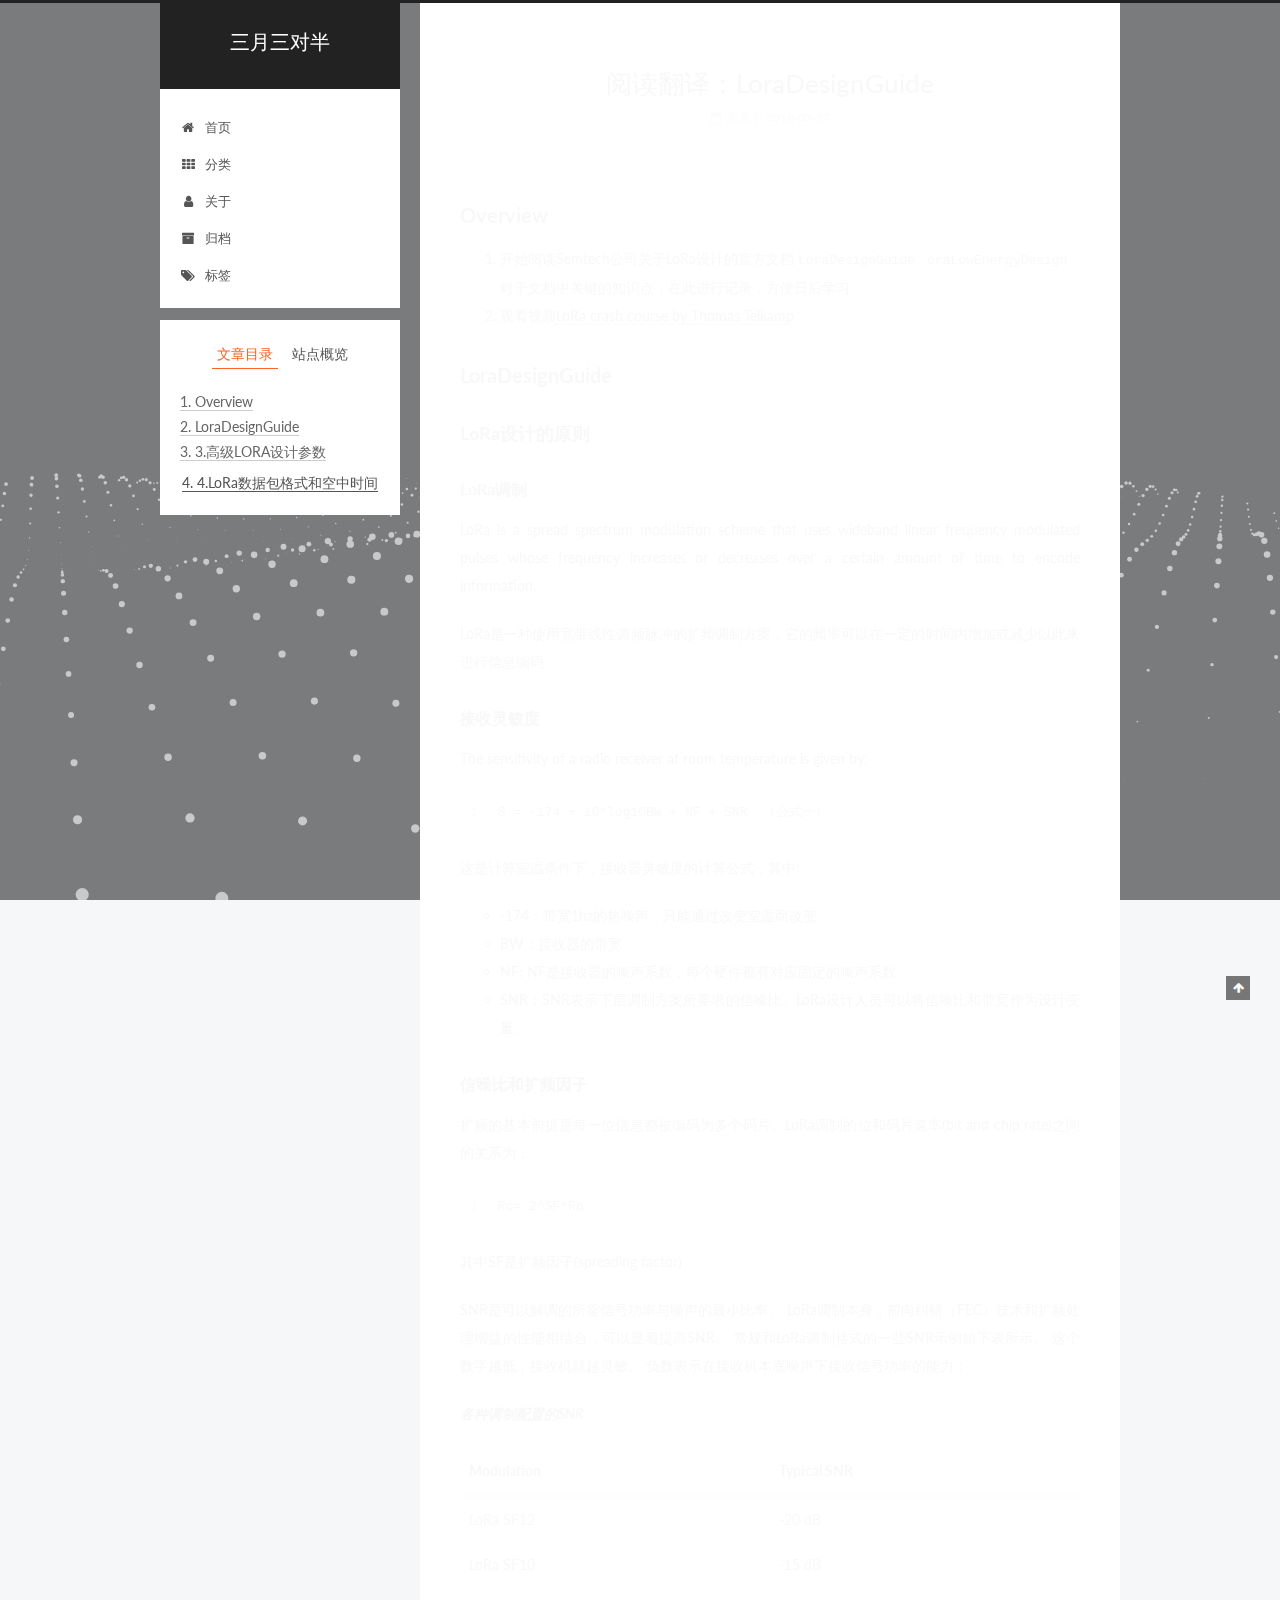
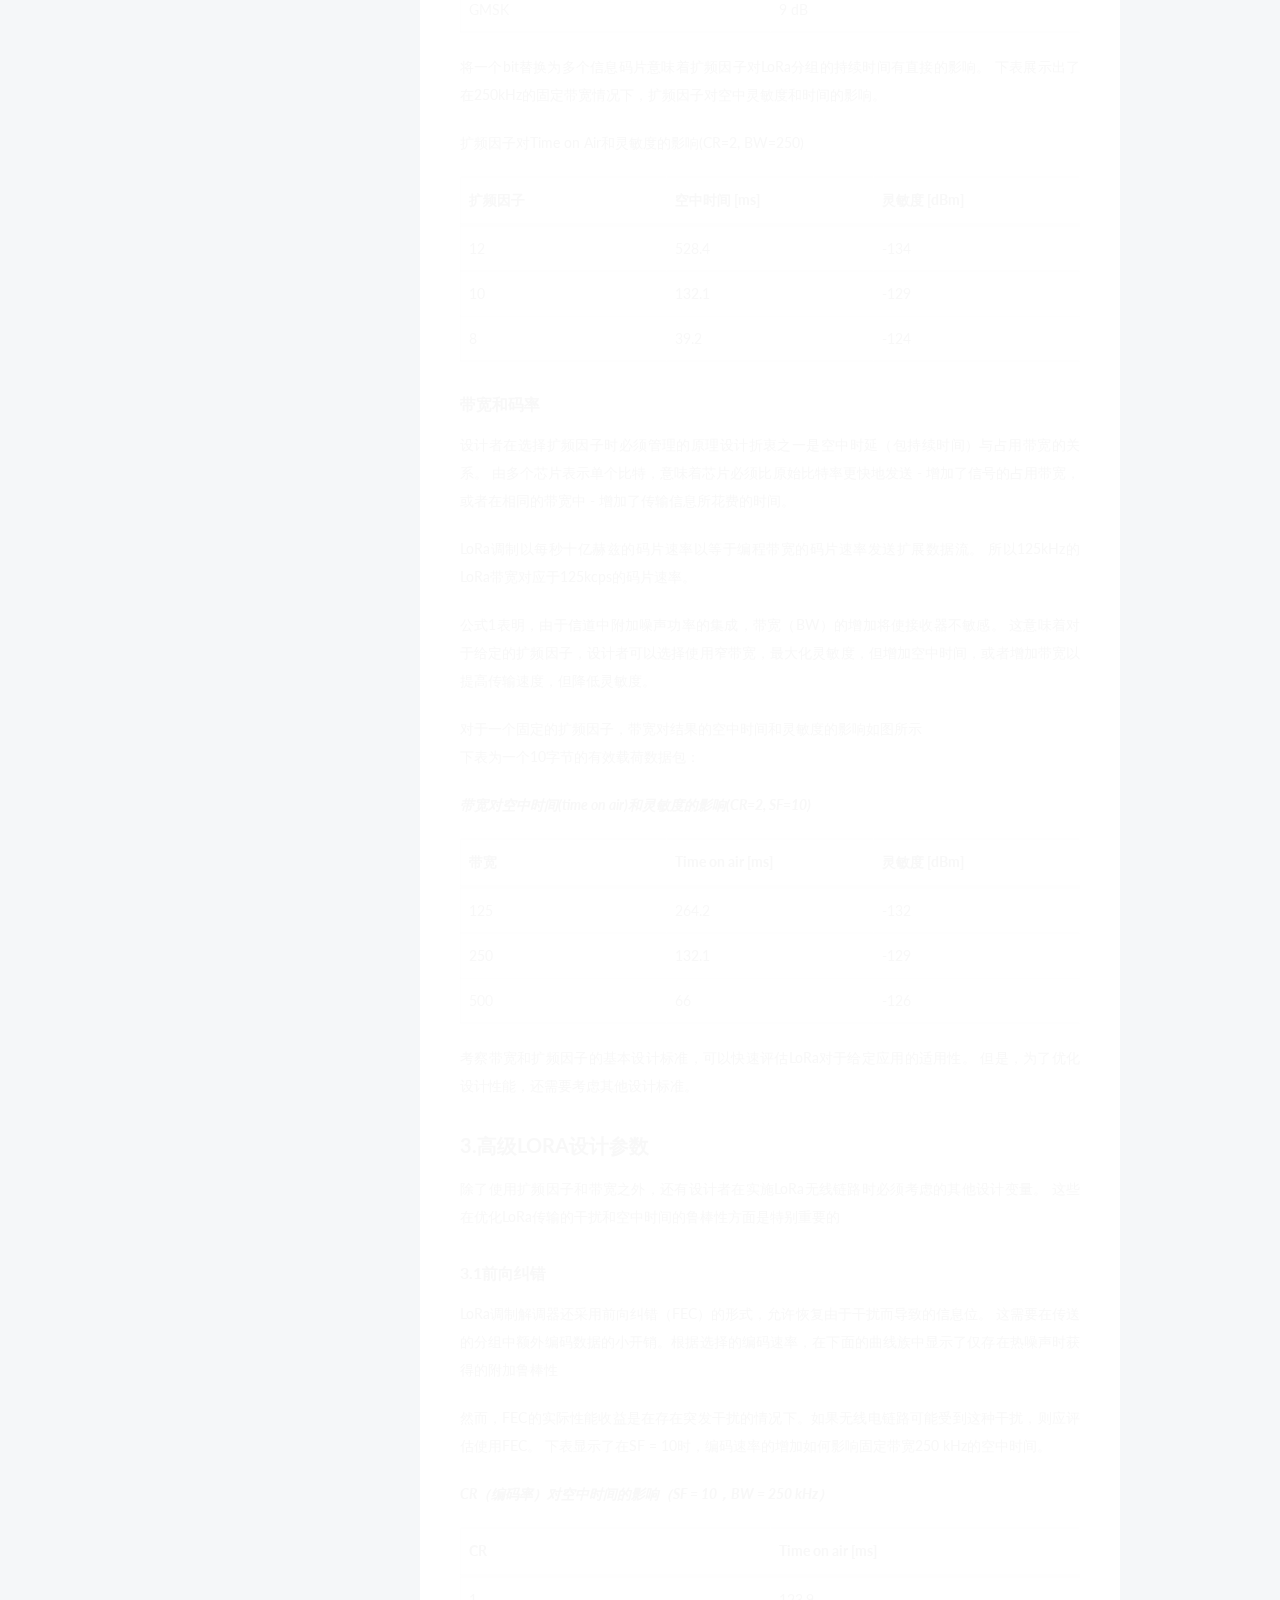
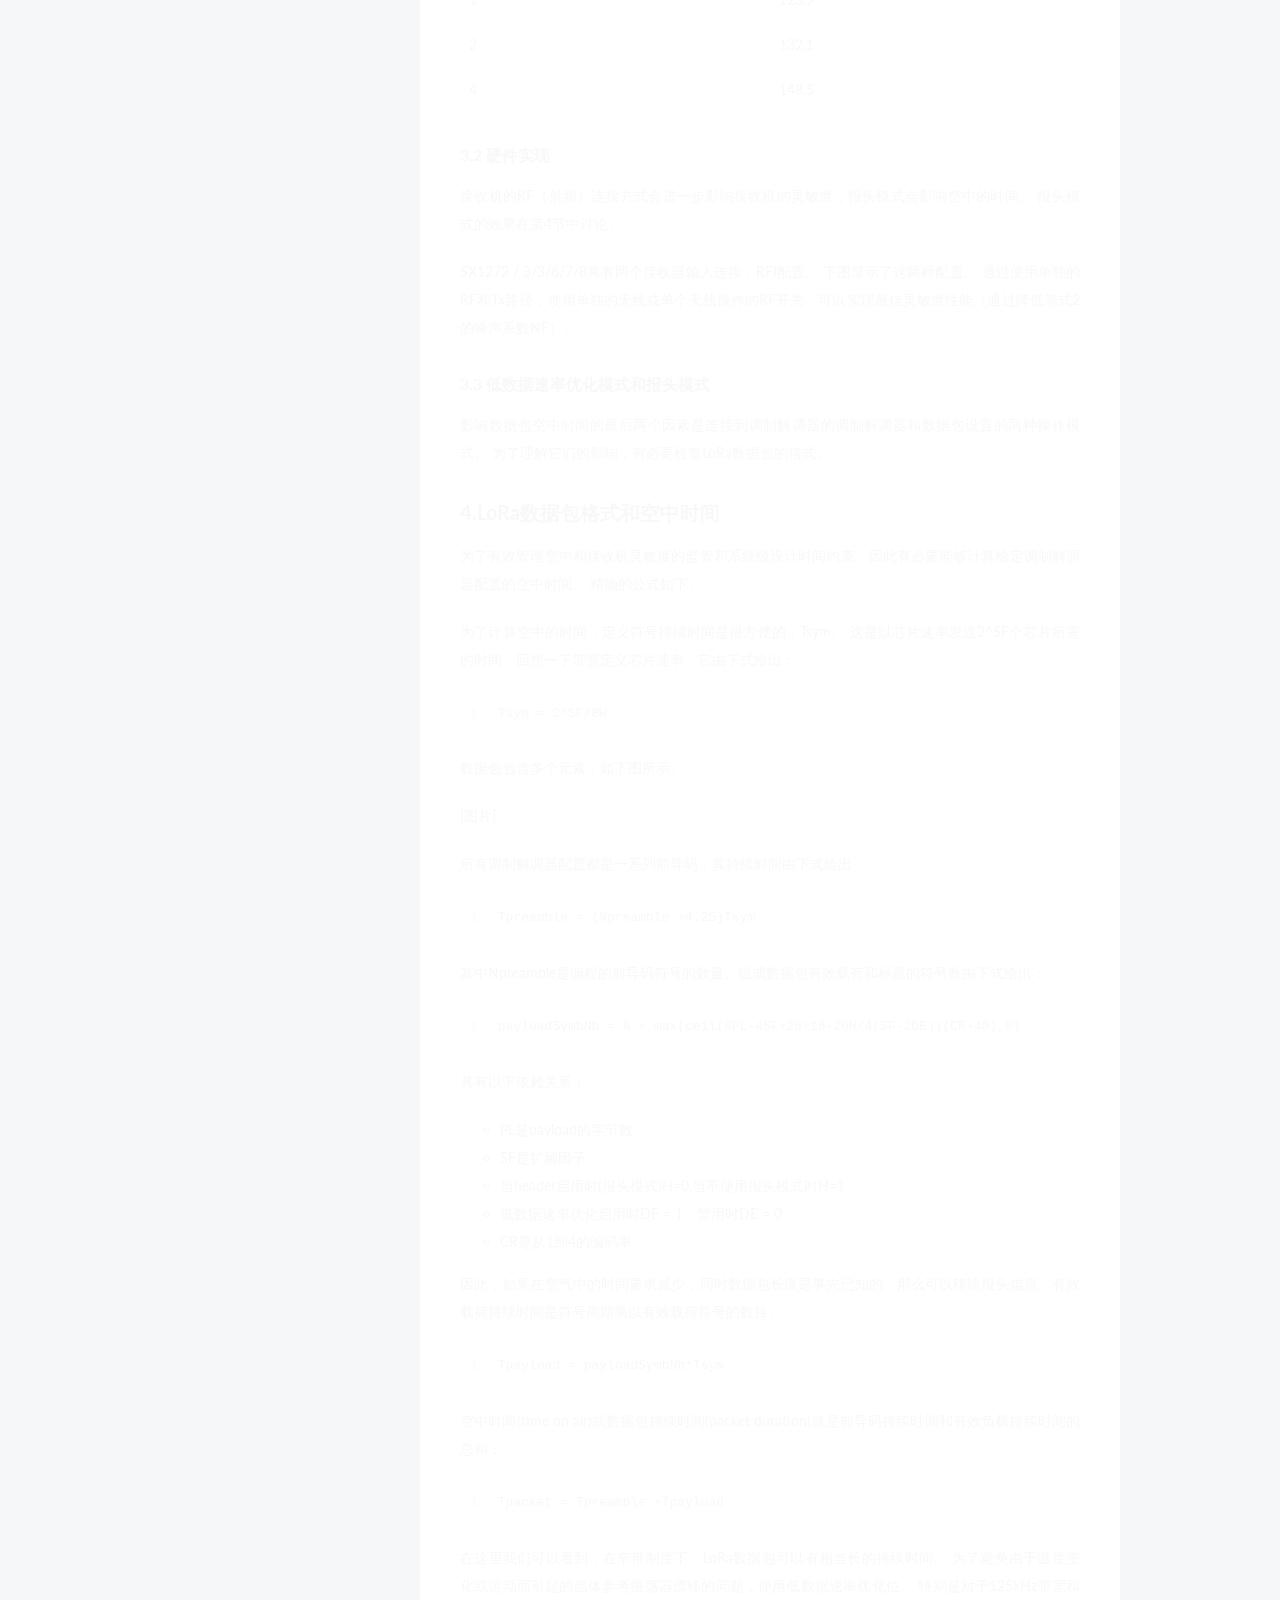
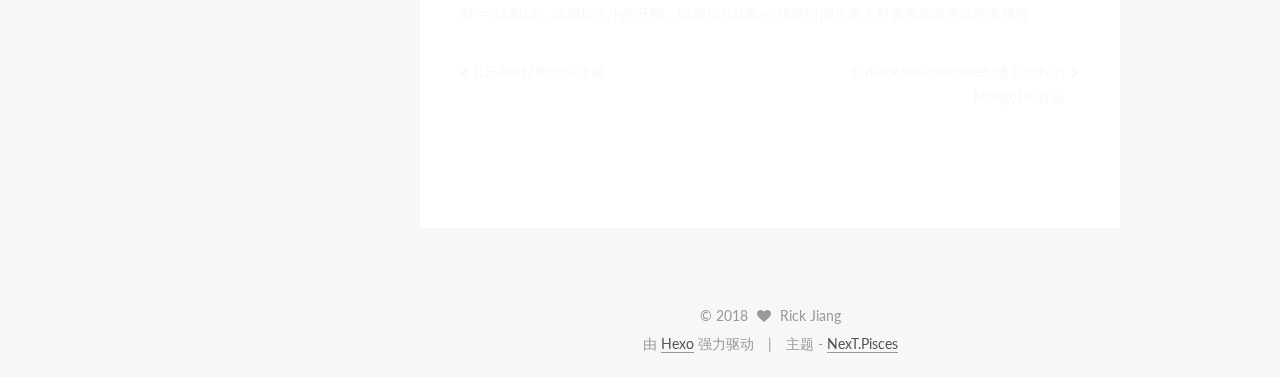
<file: 2018/03/27/阅读翻译：LoraDesignGuide/index.html>
<!DOCTYPE html>



  


<html class="theme-next pisces use-motion" lang="zh-Hans">
<head>
  <meta charset="UTF-8"/>
<meta http-equiv="X-UA-Compatible" content="IE=edge" />
<meta name="viewport" content="width=device-width, initial-scale=1, maximum-scale=1"/>
<meta name="theme-color" content="#222">









<meta http-equiv="Cache-Control" content="no-transform" />
<meta http-equiv="Cache-Control" content="no-siteapp" />















  
  
  <link href="/lib/fancybox/source/jquery.fancybox.css?v=2.1.5" rel="stylesheet" type="text/css" />




  
  
  
  

  
    
    
  

  

  

  

  

  
    
    
    <link href="//fonts.googleapis.com/css?family=Lato:300,300italic,400,400italic,700,700italic&subset=latin,latin-ext" rel="stylesheet" type="text/css">
  






<link href="/lib/font-awesome/css/font-awesome.min.css?v=4.6.2" rel="stylesheet" type="text/css" />

<link href="/css/main.css?v=5.1.2" rel="stylesheet" type="text/css" />


  <meta name="keywords" content="Hexo, NexT" />








  <link rel="shortcut icon" type="image/x-icon" href="/favicon.ico?v=5.1.2" />






<meta name="description" content="Overview 开始阅读Semtech公司关于LoRa设计的官方文档LoraDesignGuide oraLowEnergyDesign对于文档中关键的知识点，在此进行记录，方便日后学习 观看视频LoRa crash course by Thomas Telkamp">
<meta property="og:type" content="article">
<meta property="og:title" content="阅读翻译：LoraDesignGuide">
<meta property="og:url" content="http://yoursite.com/2018/03/27/阅读翻译：LoraDesignGuide/index.html">
<meta property="og:site_name" content="三月三对半">
<meta property="og:description" content="Overview 开始阅读Semtech公司关于LoRa设计的官方文档LoraDesignGuide oraLowEnergyDesign对于文档中关键的知识点，在此进行记录，方便日后学习 观看视频LoRa crash course by Thomas Telkamp">
<meta property="og:locale" content="zh-Hans">
<meta property="og:updated_time" content="2018-03-27T13:40:18.784Z">
<meta name="twitter:card" content="summary">
<meta name="twitter:title" content="阅读翻译：LoraDesignGuide">
<meta name="twitter:description" content="Overview 开始阅读Semtech公司关于LoRa设计的官方文档LoraDesignGuide oraLowEnergyDesign对于文档中关键的知识点，在此进行记录，方便日后学习 观看视频LoRa crash course by Thomas Telkamp">



<script type="text/javascript" id="hexo.configurations">
  var NexT = window.NexT || {};
  var CONFIG = {
    root: '/',
    scheme: 'Pisces',
    sidebar: {"position":"left","display":"post","offset":12,"offset_float":12,"b2t":false,"scrollpercent":false,"onmobile":false},
    fancybox: true,
    tabs: true,
    motion: true,
    duoshuo: {
      userId: '0',
      author: '博主'
    },
    algolia: {
      applicationID: '',
      apiKey: '',
      indexName: '',
      hits: {"per_page":10},
      labels: {"input_placeholder":"Search for Posts","hits_empty":"We didn't find any results for the search: ${query}","hits_stats":"${hits} results found in ${time} ms"}
    }
  };
</script>



  <link rel="canonical" href="http://yoursite.com/2018/03/27/阅读翻译：LoraDesignGuide/"/>





  <title>阅读翻译：LoraDesignGuide | 三月三对半</title>
  














</head>

<body itemscope itemtype="http://schema.org/WebPage" lang="zh-Hans">

  
  
    
  

  <div class="container sidebar-position-left page-post-detail ">
    <div class="headband"></div>

    <header id="header" class="header" itemscope itemtype="http://schema.org/WPHeader">
      <div class="header-inner"><div class="site-brand-wrapper">
  <div class="site-meta ">
    

    <div class="custom-logo-site-title">
      <a href="/"  class="brand" rel="start">
        <span class="logo-line-before"><i></i></span>
        <span class="site-title">三月三对半</span>
        <span class="logo-line-after"><i></i></span>
      </a>
    </div>
      
        <p class="site-subtitle"></p>
      
  </div>

  <div class="site-nav-toggle">
    <button>
      <span class="btn-bar"></span>
      <span class="btn-bar"></span>
      <span class="btn-bar"></span>
    </button>
  </div>
</div>

<nav class="site-nav">
  

  
    <ul id="menu" class="menu">
      
        
        <li class="menu-item menu-item-home">
          <a href="/" rel="section">
            
              <i class="menu-item-icon fa fa-fw fa-home"></i> <br />
            
            首页
          </a>
        </li>
      
        
        <li class="menu-item menu-item-categories">
          <a href="/categories/" rel="section">
            
              <i class="menu-item-icon fa fa-fw fa-th"></i> <br />
            
            分类
          </a>
        </li>
      
        
        <li class="menu-item menu-item-about">
          <a href="/about/" rel="section">
            
              <i class="menu-item-icon fa fa-fw fa-user"></i> <br />
            
            关于
          </a>
        </li>
      
        
        <li class="menu-item menu-item-archives">
          <a href="/archives/" rel="section">
            
              <i class="menu-item-icon fa fa-fw fa-archive"></i> <br />
            
            归档
          </a>
        </li>
      
        
        <li class="menu-item menu-item-tags">
          <a href="/tags/" rel="section">
            
              <i class="menu-item-icon fa fa-fw fa-tags"></i> <br />
            
            标签
          </a>
        </li>
      

      
    </ul>
  

  
</nav>



 </div>
    </header>

    <main id="main" class="main">
      <div class="main-inner">
        <div class="content-wrap">
          <div id="content" class="content">
            

  <div id="posts" class="posts-expand">
    

  

  
  
  

  <article class="post post-type-normal" itemscope itemtype="http://schema.org/Article">
  
  
  
  <div class="post-block">
    <link itemprop="mainEntityOfPage" href="http://yoursite.com/2018/03/27/阅读翻译：LoraDesignGuide/">

    <span hidden itemprop="author" itemscope itemtype="http://schema.org/Person">
      <meta itemprop="name" content="Rick Jiang">
      <meta itemprop="description" content="">
      <meta itemprop="image" content="/images/head.jpg">
    </span>

    <span hidden itemprop="publisher" itemscope itemtype="http://schema.org/Organization">
      <meta itemprop="name" content="三月三对半">
    </span>

    
      <header class="post-header">

        
        
          <h1 class="post-title" itemprop="name headline">阅读翻译：LoraDesignGuide</h1>
        

        <div class="post-meta">
          <span class="post-time">
            
              <span class="post-meta-item-icon">
                <i class="fa fa-calendar-o"></i>
              </span>
              
                <span class="post-meta-item-text">发表于</span>
              
              <time title="创建于" itemprop="dateCreated datePublished" datetime="2018-03-27T11:33:51+08:00">
                2018-03-27
              </time>
            

            

            
          </span>

          

          
            
          

          
          

          

          

          

        </div>
      </header>
    

    
    
    
    <div class="post-body" itemprop="articleBody">

      
      

      
        <h2 id="Overview"><a href="#Overview" class="headerlink" title="Overview"></a>Overview</h2><ol>
<li>开始阅读Semtech公司关于LoRa设计的官方文档<code>LoraDesignGuide</code> <code>oraLowEnergyDesign</code><br>对于文档中关键的知识点，在此进行记录，方便日后学习</li>
<li>观看视频<a href="https://www.youtube.com/watch?v=T3dGLqZrjIQ" target="_blank" rel="noopener">LoRa crash course by Thomas Telkamp</a><a id="more"></a>
</li>
</ol>
<h2 id="LoraDesignGuide"><a href="#LoraDesignGuide" class="headerlink" title="LoraDesignGuide"></a>LoraDesignGuide</h2><h3 id="LoRa设计的原则"><a href="#LoRa设计的原则" class="headerlink" title="LoRa设计的原则"></a>LoRa设计的原则</h3><h4 id="LoRa调制"><a href="#LoRa调制" class="headerlink" title="LoRa调制"></a>LoRa调制</h4><p>LoRa is a spread spectrum modulation scheme that uses wideband linear frequency modulated pulses whose frequency increases or decreases over a certain amount of time to encode information.</p>
<p>LoRa是一种使用宽带线性调频脉冲的扩频调制方案，它的频率可以在一定的时间内增加或减少以此来进行信息编码</p>
<h4 id="接收灵敏度"><a href="#接收灵敏度" class="headerlink" title="接收灵敏度"></a>接收灵敏度</h4><p>The sensitivity of a radio receiver at room temperature is given by:</p>
<figure class="highlight plain"><table><tr><td class="gutter"><pre><span class="line">1</span><br></pre></td><td class="code"><pre><span class="line">S = -174 + 10*log10BW + NF + SNR  （公式一）</span><br></pre></td></tr></table></figure>
<p>这是计算室温条件下，接收器灵敏度的计算公式，其中:</p>
<ul>
<li>-174：带宽1hz的热噪声，只能通过改变室温而改变</li>
<li>BW：接收器的带宽</li>
<li>NF: NF是接收器的噪声系数，每个硬件都有对应固定的噪声系数</li>
<li>SNR：SNR表示下层调制方案所要求的信噪比。LoRa设计人员可以将信噪比和带宽作为设计变量。</li>
</ul>
<h4 id="信噪比和扩频因子"><a href="#信噪比和扩频因子" class="headerlink" title="信噪比和扩频因子"></a>信噪比和扩频因子</h4><p>扩频的基本前提是每一位信息都被编码为多个码片。LoRa调制的位和码片速率(bit and chip rate)之间的关系为：</p>
<figure class="highlight plain"><table><tr><td class="gutter"><pre><span class="line">1</span><br></pre></td><td class="code"><pre><span class="line">Rc= 2^SF*Rb</span><br></pre></td></tr></table></figure>
<p>其中SF是扩频因子(spreading factor)</p>
<p>SNR是可以解调的所需信号功率与噪声的最小比率。 LoRa调制本身，前向纠错（FEC）技术和扩频处理增益的性能相结合，可以显着提高SNR。 常规和LoRa调制格式的一些SNR示例如下表所示。 这个数字越低，接收机就越灵敏。 负数表示在接收机本底噪声下接收信号功率的能力：</p>
<p><strong><em>各种调制配置的SNR</em></strong></p>
<table>
<thead>
<tr>
<th>Modulation</th>
<th>Typical SNR</th>
</tr>
</thead>
<tbody>
<tr>
<td>LoRa SF12</td>
<td>-20 dB</td>
</tr>
<tr>
<td>LoRa SF10</td>
<td>-15 dB</td>
</tr>
<tr>
<td>GMSK</td>
<td>9 dB</td>
</tr>
</tbody>
</table>
<p>将一个bit替换为多个信息码片意味着扩频因子对LoRa分组的持续时间有直接的影响。 下表展示出了在250kHz的固定带宽情况下，扩频因子对空中灵敏度和时间的影响。</p>
<p>扩频因子对Time on Air和灵敏度的影响(CR=2, BW=250)</p>
<table>
<thead>
<tr>
<th>扩频因子</th>
<th>空中时间 [ms]</th>
<th>灵敏度 [dBm]</th>
</tr>
</thead>
<tbody>
<tr>
<td>12</td>
<td>528.4</td>
<td>-134</td>
</tr>
<tr>
<td>10</td>
<td>132.1</td>
<td>-129</td>
</tr>
<tr>
<td>8</td>
<td>39.2</td>
<td>-124</td>
</tr>
</tbody>
</table>
<h4 id="带宽和码率"><a href="#带宽和码率" class="headerlink" title="带宽和码率"></a>带宽和码率</h4><p>设计者在选择扩频因子时必须管理的原理设计折衷之一是空中时延（包持续时间）与占用带宽的关系。 由多个芯片表示单个比特，意味着芯片必须比原始比特率更快地发送 - 增加了信号的占用带宽，或者在相同的带宽中 - 增加了传输信息所花费的时间。</p>
<p>LoRa调制以每秒十亿赫兹的码片速率以等于编程带宽的码片速率发送扩展数据流。 所以125kHz的LoRa带宽对应于125kcps的码片速率。</p>
<p>公式1表明，由于信道中附加噪声功率的集成，带宽（BW）的增加将使接收器不敏感。 这意味着对于给定的扩频因子，设计者可以选择使用窄带宽，最大化灵敏度，但增加空中时间，或者增加带宽以提高传输速度，但降低灵敏度。</p>
<p>对于一个固定的扩频因子，带宽对结果的空中时间和灵敏度的影响如图所示<br>下表为一个10字节的有效载荷数据包：</p>
<p><strong><em>带宽对空中时间(time on air)和灵敏度的影响(CR=2, SF=10)</em></strong></p>
<table>
<thead>
<tr>
<th>带宽</th>
<th>Time on air [ms]</th>
<th>灵敏度 [dBm]</th>
</tr>
</thead>
<tbody>
<tr>
<td>125</td>
<td>264.2</td>
<td>-132</td>
</tr>
<tr>
<td>250</td>
<td>132.1</td>
<td>-129</td>
</tr>
<tr>
<td>500</td>
<td>66</td>
<td>-126</td>
</tr>
</tbody>
</table>
<p>考察带宽和扩频因子的基本设计标准，可以快速评估LoRa对于给定应用的适用性。 但是，为了优化设计性能，还需要考虑其他设计标准。</p>
<h2 id="3-高级LORA设计参数"><a href="#3-高级LORA设计参数" class="headerlink" title="3.高级LORA设计参数"></a>3.高级LORA设计参数</h2><p>除了使用扩频因子和带宽之外，还有设计者在实施LoRa无线链路时必须考虑的其他设计变量。 这些在优化LoRa传输的干扰和空中时间的鲁棒性方面是特别重要的</p>
<h4 id="3-1前向纠错"><a href="#3-1前向纠错" class="headerlink" title="3.1前向纠错"></a>3.1前向纠错</h4><p>LoRa调制解调器还采用前向纠错（FEC）的形式，允许恢复由于干扰而导致的信息位。 这需要在传送的分组中额外编码数据的小开销。根据选择的编码速率，在下面的曲线族中显示了仅存在热噪声时获得的附加鲁棒性</p>
<p>然而，FEC的实际性能收益是在存在突发干扰的情况下。如果无线电链路可能受到这种干扰，则应评估使用FEC。 下表显示了在SF = 10时，编码速率的增加如何影响固定带宽250 kHz的空中时间。</p>
<p><strong><em>CR（编码率）对空中时间的影响（SF = 10，BW = 250 kHz）</em></strong></p>
<table>
<thead>
<tr>
<th>CR</th>
<th>Time on air [ms]</th>
</tr>
</thead>
<tbody>
<tr>
<td>1</td>
<td>123.9</td>
</tr>
<tr>
<td>2</td>
<td>132.1</td>
</tr>
<tr>
<td>4</td>
<td>148.5</td>
</tr>
</tbody>
</table>
<h4 id="3-2-硬件实现"><a href="#3-2-硬件实现" class="headerlink" title="3.2 硬件实现"></a>3.2 硬件实现</h4><p>接收机的RF（射频）连接方式会进一步影响接收机的灵敏度，报头模式会影响空中的时间。 报头模式的效果在第4节中讨论。</p>
<p>SX1272 / 3/3/6/7/8具有两个接收器输入连接，RFI配置。 下图显示了这两种配置。 通过使用单独的RF和Tx路径，使用单独的天线或单个天线操作的RF开关，可以实现最佳灵敏度性能（通过降低等式2的噪声系数NF）。</p>
<h4 id="3-3-低数据速率优化模式和报头模式"><a href="#3-3-低数据速率优化模式和报头模式" class="headerlink" title="3.3 低数据速率优化模式和报头模式"></a>3.3 低数据速率优化模式和报头模式</h4><p>影响数据包空中时间的最后两个因素是连接到调制解调器的调制解调器和数据包设置的两种操作模式。 为了理解它们的影响，有必要检查LoRa数据包的格式。</p>
<h2 id="4-LoRa数据包格式和空中时间"><a href="#4-LoRa数据包格式和空中时间" class="headerlink" title="4.LoRa数据包格式和空中时间"></a>4.LoRa数据包格式和空中时间</h2><p>为了有效管理空中和接收机灵敏度的监管和系统级设计时间约束，因此有必要能够计算给定调制解调器配置的空中时间。 精确的公式如下。</p>
<p>为了计算空中的时间，定义符号持续时间是很方便的，Tsym。 这是以芯片速率发送2^SF个芯片所需的时间，回想一下带宽定义芯片速率，它由下式给出：</p>
<figure class="highlight plain"><table><tr><td class="gutter"><pre><span class="line">1</span><br></pre></td><td class="code"><pre><span class="line">Tsym = 2^SF/BW</span><br></pre></td></tr></table></figure>
<p>数据包包含多个元素，如下图所示。</p>
<p>[图片]</p>
<p>所有调制解调器配置都是一系列前导码，其持续时间由下式给出：</p>
<figure class="highlight plain"><table><tr><td class="gutter"><pre><span class="line">1</span><br></pre></td><td class="code"><pre><span class="line">Tpreamble = (Npreamble +4.25)Tsym</span><br></pre></td></tr></table></figure>
<p>其中Npreamble是编程的前导码符号的数量。组成数据包有效载荷和标题的符号数由下式给出：</p>
<figure class="highlight plain"><table><tr><td class="gutter"><pre><span class="line">1</span><br></pre></td><td class="code"><pre><span class="line">payloadSymbNb = 8 + max(ceil(8PL-4SF+28+16-20H/4(SF-2DE))(CR+40),0)</span><br></pre></td></tr></table></figure>
<p>具有以下依赖关系：</p>
<ul>
<li>PL是payload的字节数</li>
<li>SF是扩频因子</li>
<li>当header启用时(报头模式)H=0,当不使用报头模式时H=1</li>
<li>低数据速率优化启用时DE = 1，禁用时DE = 0</li>
<li>CR是从1到4的编码率</li>
</ul>
<p>因此，如果在空气中的时间要求减少，同时数据包长度是事先已知的，那么可以移除报头信息。有效载荷持续时间是符号周期乘以有效载荷符号的数目。</p>
<figure class="highlight plain"><table><tr><td class="gutter"><pre><span class="line">1</span><br></pre></td><td class="code"><pre><span class="line">Tpayload = payloadSymbNb*Tsym</span><br></pre></td></tr></table></figure>
<p>空中时间(time on air)或数据包持续时间(packet duration)就是前导码持续时间和有效负载持续时间的总和：</p>
<figure class="highlight plain"><table><tr><td class="gutter"><pre><span class="line">1</span><br></pre></td><td class="code"><pre><span class="line">Tpacket = Tpreamble +Tpayload</span><br></pre></td></tr></table></figure>
<p>在这里我们可以看到，在窄带制度下，LoRa数据包可以有相当长的持续时间。 为了避免由于温度变化或运动而引起的晶体参考振荡器漂移的问题，使用低数据速率优化位。 特别是对于125kHz带宽和SF = 11和12，这增加了小的开销，以增加在LoRa分组的时间尺度上对参考频率变化的鲁棒性</p>

      
    </div>
    
    
    

    

    

    

    <footer class="post-footer">
      

      
      
      

      
        <div class="post-nav">
          <div class="post-nav-next post-nav-item">
            
              <a href="/2018/03/27/IDEA中好用的快捷键/" rel="next" title="IDEA中好用的快捷键">
                <i class="fa fa-chevron-left"></i> IDEA中好用的快捷键
              </a>
            
          </div>

          <span class="post-nav-divider"></span>

          <div class="post-nav-prev post-nav-item">
            
              <a href="/2018/04/10/利用docker-compose创建带授权的MongoDB容器/" rel="prev" title="利用docker-compose创建带授权的MongoDB容器">
                利用docker-compose创建带授权的MongoDB容器 <i class="fa fa-chevron-right"></i>
              </a>
            
          </div>
        </div>
      

      
      
    </footer>
  </div>
  
  
  
  </article>



    <div class="post-spread">
      
    </div>
  </div>


          </div>
          


          
  <div class="comments" id="comments">
    
  </div>


        </div>
        
          
  
  <div class="sidebar-toggle">
    <div class="sidebar-toggle-line-wrap">
      <span class="sidebar-toggle-line sidebar-toggle-line-first"></span>
      <span class="sidebar-toggle-line sidebar-toggle-line-middle"></span>
      <span class="sidebar-toggle-line sidebar-toggle-line-last"></span>
    </div>
  </div>

  <aside id="sidebar" class="sidebar">
    
    <div class="sidebar-inner">

      

      
        <ul class="sidebar-nav motion-element">
          <li class="sidebar-nav-toc sidebar-nav-active" data-target="post-toc-wrap" >
            文章目录
          </li>
          <li class="sidebar-nav-overview" data-target="site-overview">
            站点概览
          </li>
        </ul>
      

      <section class="site-overview sidebar-panel">
        <div class="site-author motion-element" itemprop="author" itemscope itemtype="http://schema.org/Person">
          <img class="site-author-image" itemprop="image"
               src="/images/head.jpg"
               alt="Rick Jiang" />
          <p class="site-author-name" itemprop="name">Rick Jiang</p>
           
              <p class="site-description motion-element" itemprop="description">水到渠成</p>
          
        </div>
        <nav class="site-state motion-element">

          
            <div class="site-state-item site-state-posts">
              <a href="/archives/">
                <span class="site-state-item-count">3</span>
                <span class="site-state-item-name">日志</span>
              </a>
            </div>
          

          

          
            
            
            <div class="site-state-item site-state-tags">
              <a href="/tags/index.html">
                <span class="site-state-item-count">1</span>
                <span class="site-state-item-name">标签</span>
              </a>
            </div>
          

        </nav>

        

        <div class="links-of-author motion-element">
          
        </div>

        
        

        
        

        


      </section>

      
      <!--noindex-->
        <section class="post-toc-wrap motion-element sidebar-panel sidebar-panel-active">
          <div class="post-toc">

            
              
            

            
              <div class="post-toc-content"><ol class="nav"><li class="nav-item nav-level-2"><a class="nav-link" href="#Overview"><span class="nav-number">1.</span> <span class="nav-text">Overview</span></a></li><li class="nav-item nav-level-2"><a class="nav-link" href="#LoraDesignGuide"><span class="nav-number">2.</span> <span class="nav-text">LoraDesignGuide</span></a><ol class="nav-child"><li class="nav-item nav-level-3"><a class="nav-link" href="#LoRa设计的原则"><span class="nav-number">2.1.</span> <span class="nav-text">LoRa设计的原则</span></a><ol class="nav-child"><li class="nav-item nav-level-4"><a class="nav-link" href="#LoRa调制"><span class="nav-number">2.1.1.</span> <span class="nav-text">LoRa调制</span></a></li><li class="nav-item nav-level-4"><a class="nav-link" href="#接收灵敏度"><span class="nav-number">2.1.2.</span> <span class="nav-text">接收灵敏度</span></a></li><li class="nav-item nav-level-4"><a class="nav-link" href="#信噪比和扩频因子"><span class="nav-number">2.1.3.</span> <span class="nav-text">信噪比和扩频因子</span></a></li><li class="nav-item nav-level-4"><a class="nav-link" href="#带宽和码率"><span class="nav-number">2.1.4.</span> <span class="nav-text">带宽和码率</span></a></li></ol></li></ol></li><li class="nav-item nav-level-2"><a class="nav-link" href="#3-高级LORA设计参数"><span class="nav-number">3.</span> <span class="nav-text">3.高级LORA设计参数</span></a><ol class="nav-child"><li class="nav-item nav-level-4"><a class="nav-link" href="#3-1前向纠错"><span class="nav-number">3.0.1.</span> <span class="nav-text">3.1前向纠错</span></a></li><li class="nav-item nav-level-4"><a class="nav-link" href="#3-2-硬件实现"><span class="nav-number">3.0.2.</span> <span class="nav-text">3.2 硬件实现</span></a></li><li class="nav-item nav-level-4"><a class="nav-link" href="#3-3-低数据速率优化模式和报头模式"><span class="nav-number">3.0.3.</span> <span class="nav-text">3.3 低数据速率优化模式和报头模式</span></a></li></ol></li></ol></li><li class="nav-item nav-level-2"><a class="nav-link" href="#4-LoRa数据包格式和空中时间"><span class="nav-number">4.</span> <span class="nav-text">4.LoRa数据包格式和空中时间</span></a></li></ol></div>
            

          </div>
        </section>
      <!--/noindex-->
      

      

    </div>
  </aside>


        
      </div>
    </main>

    <footer id="footer" class="footer">
      <div class="footer-inner">
        <div class="copyright" >
  
  &copy; 
  <span itemprop="copyrightYear">2018</span>
  <span class="with-love">
    <i class="fa fa-heart"></i>
  </span>
  <span class="author" itemprop="copyrightHolder">Rick Jiang</span>
</div>


<div class="powered-by">
  由 <a class="theme-link" href="https://hexo.io">Hexo</a> 强力驱动
</div>

<div class="theme-info">
  主题 -
  <a class="theme-link" href="https://github.com/iissnan/hexo-theme-next">
    NexT.Pisces
  </a>
</div>


        

        
      </div>
    </footer>

    
      <div class="back-to-top">
        <i class="fa fa-arrow-up"></i>
        
      </div>
    

  </div>

  

<script type="text/javascript">
  if (Object.prototype.toString.call(window.Promise) !== '[object Function]') {
    window.Promise = null;
  }
</script>









  




  
  









  
  <script type="text/javascript" src="/lib/jquery/index.js?v=2.1.3"></script>

  
  <script type="text/javascript" src="/lib/fastclick/lib/fastclick.min.js?v=1.0.6"></script>

  
  <script type="text/javascript" src="/lib/jquery_lazyload/jquery.lazyload.js?v=1.9.7"></script>

  
  <script type="text/javascript" src="/lib/velocity/velocity.min.js?v=1.2.1"></script>

  
  <script type="text/javascript" src="/lib/velocity/velocity.ui.min.js?v=1.2.1"></script>

  
  <script type="text/javascript" src="/lib/fancybox/source/jquery.fancybox.pack.js?v=2.1.5"></script>

  
  <script type="text/javascript" src="/lib/three/three.min.js"></script>

  
  <script type="text/javascript" src="/lib/three/three-waves.min.js"></script>


  


  <script type="text/javascript" src="/js/src/utils.js?v=5.1.2"></script>

  <script type="text/javascript" src="/js/src/motion.js?v=5.1.2"></script>



  
  


  <script type="text/javascript" src="/js/src/affix.js?v=5.1.2"></script>

  <script type="text/javascript" src="/js/src/schemes/pisces.js?v=5.1.2"></script>



  
  <script type="text/javascript" src="/js/src/scrollspy.js?v=5.1.2"></script>
<script type="text/javascript" src="/js/src/post-details.js?v=5.1.2"></script>



  


  <script type="text/javascript" src="/js/src/bootstrap.js?v=5.1.2"></script>



  


  




	





  





  






  





  

  

  

  

  

  

</body>
</html>
</file>
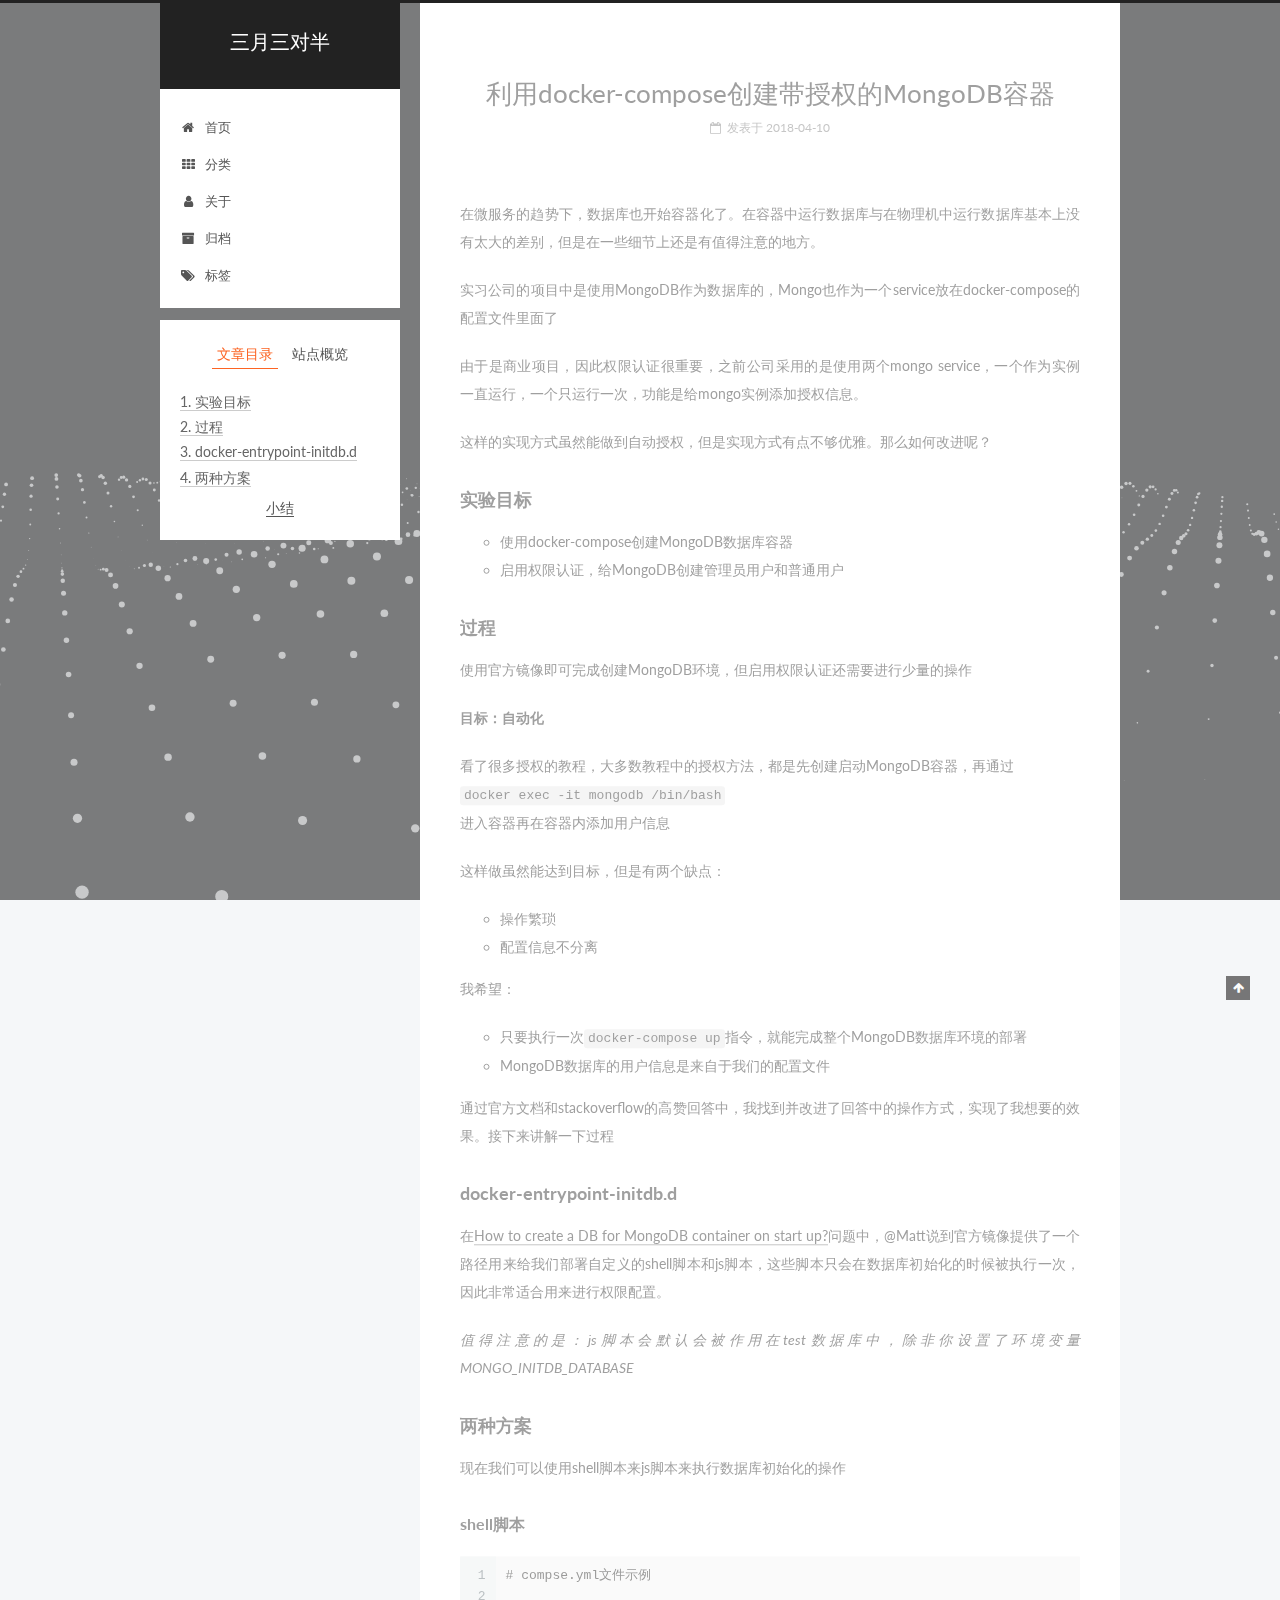
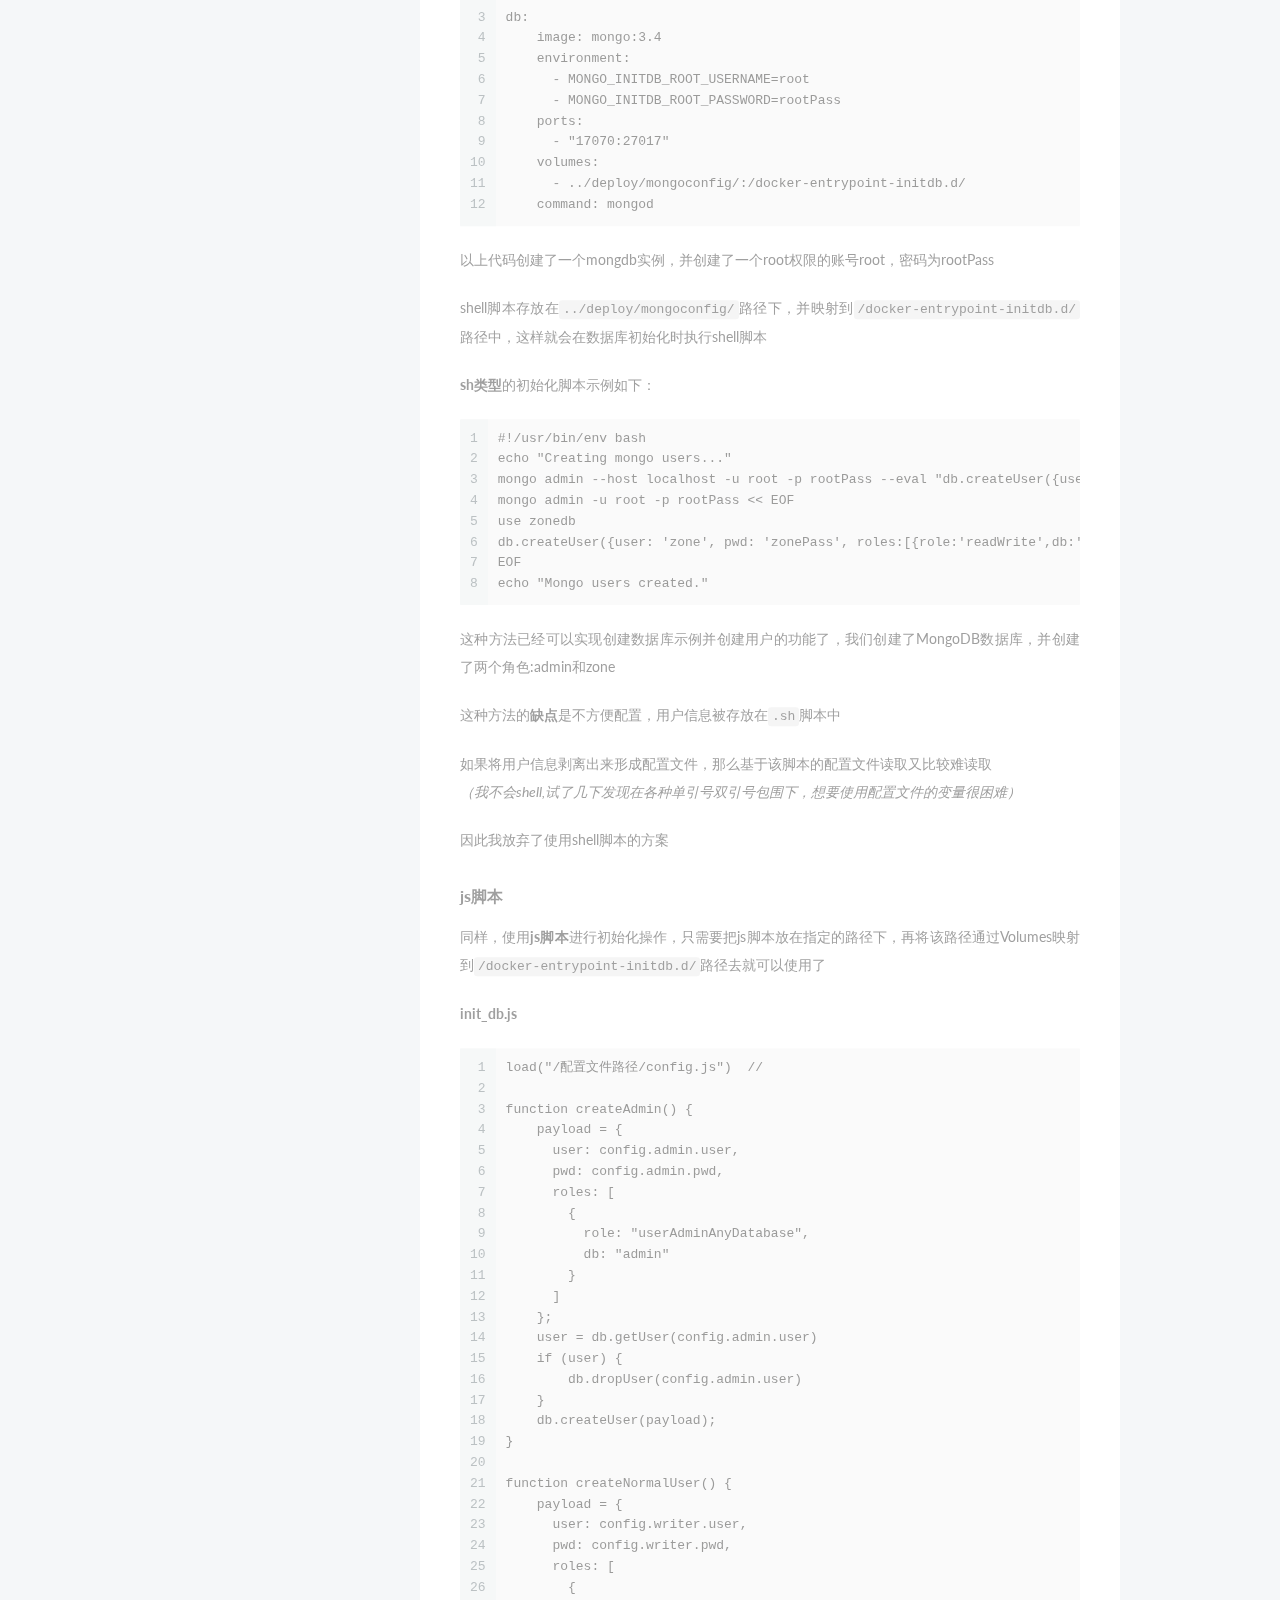
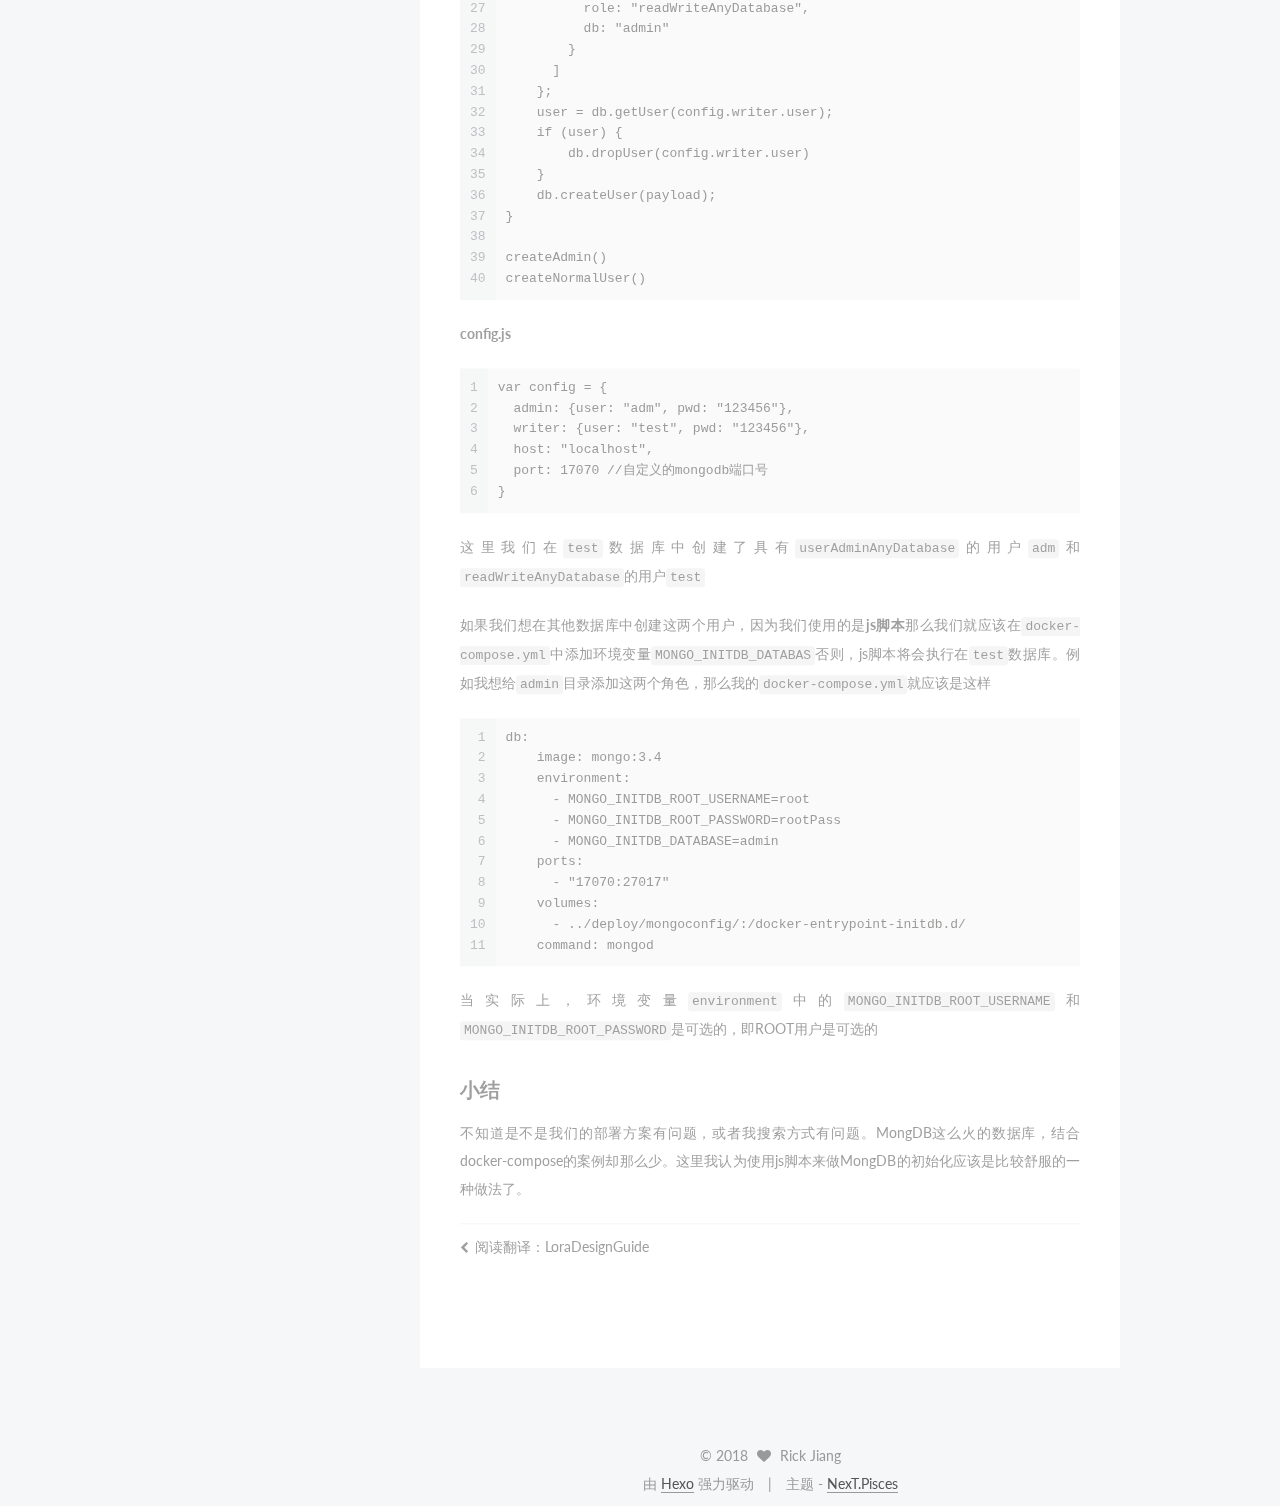
<file: 2018/04/10/利用docker-compose创建带授权的MongoDB容器/index.html>
<!DOCTYPE html>



  


<html class="theme-next pisces use-motion" lang="zh-Hans">
<head>
  <meta charset="UTF-8"/>
<meta http-equiv="X-UA-Compatible" content="IE=edge" />
<meta name="viewport" content="width=device-width, initial-scale=1, maximum-scale=1"/>
<meta name="theme-color" content="#222">









<meta http-equiv="Cache-Control" content="no-transform" />
<meta http-equiv="Cache-Control" content="no-siteapp" />















  
  
  <link href="/lib/fancybox/source/jquery.fancybox.css?v=2.1.5" rel="stylesheet" type="text/css" />




  
  
  
  

  
    
    
  

  

  

  

  

  
    
    
    <link href="//fonts.googleapis.com/css?family=Lato:300,300italic,400,400italic,700,700italic&subset=latin,latin-ext" rel="stylesheet" type="text/css">
  






<link href="/lib/font-awesome/css/font-awesome.min.css?v=4.6.2" rel="stylesheet" type="text/css" />

<link href="/css/main.css?v=5.1.2" rel="stylesheet" type="text/css" />


  <meta name="keywords" content="Hexo, NexT" />








  <link rel="shortcut icon" type="image/x-icon" href="/favicon.ico?v=5.1.2" />






<meta name="description" content="在微服务的趋势下，数据库也开始容器化了。在容器中运行数据库与在物理机中运行数据库基本上没有太大的差别，但是在一些细节上还是有值得注意的地方。 实习公司的项目中是使用MongoDB作为数据库的，Mongo也作为一个service放在docker-compose的配置文件里面了 由于是商业项目，因此权限认证很重要，之前公司采用的是使用两个mongo service，一个作为实例一直运行，一个只运行一次">
<meta property="og:type" content="article">
<meta property="og:title" content="利用docker-compose创建带授权的MongoDB容器">
<meta property="og:url" content="http://yoursite.com/2018/04/10/利用docker-compose创建带授权的MongoDB容器/index.html">
<meta property="og:site_name" content="三月三对半">
<meta property="og:description" content="在微服务的趋势下，数据库也开始容器化了。在容器中运行数据库与在物理机中运行数据库基本上没有太大的差别，但是在一些细节上还是有值得注意的地方。 实习公司的项目中是使用MongoDB作为数据库的，Mongo也作为一个service放在docker-compose的配置文件里面了 由于是商业项目，因此权限认证很重要，之前公司采用的是使用两个mongo service，一个作为实例一直运行，一个只运行一次">
<meta property="og:locale" content="zh-Hans">
<meta property="og:updated_time" content="2018-04-10T15:35:32.573Z">
<meta name="twitter:card" content="summary">
<meta name="twitter:title" content="利用docker-compose创建带授权的MongoDB容器">
<meta name="twitter:description" content="在微服务的趋势下，数据库也开始容器化了。在容器中运行数据库与在物理机中运行数据库基本上没有太大的差别，但是在一些细节上还是有值得注意的地方。 实习公司的项目中是使用MongoDB作为数据库的，Mongo也作为一个service放在docker-compose的配置文件里面了 由于是商业项目，因此权限认证很重要，之前公司采用的是使用两个mongo service，一个作为实例一直运行，一个只运行一次">



<script type="text/javascript" id="hexo.configurations">
  var NexT = window.NexT || {};
  var CONFIG = {
    root: '/',
    scheme: 'Pisces',
    sidebar: {"position":"left","display":"post","offset":12,"offset_float":12,"b2t":false,"scrollpercent":false,"onmobile":false},
    fancybox: true,
    tabs: true,
    motion: true,
    duoshuo: {
      userId: '0',
      author: '博主'
    },
    algolia: {
      applicationID: '',
      apiKey: '',
      indexName: '',
      hits: {"per_page":10},
      labels: {"input_placeholder":"Search for Posts","hits_empty":"We didn't find any results for the search: ${query}","hits_stats":"${hits} results found in ${time} ms"}
    }
  };
</script>



  <link rel="canonical" href="http://yoursite.com/2018/04/10/利用docker-compose创建带授权的MongoDB容器/"/>





  <title>利用docker-compose创建带授权的MongoDB容器 | 三月三对半</title>
  














</head>

<body itemscope itemtype="http://schema.org/WebPage" lang="zh-Hans">

  
  
    
  

  <div class="container sidebar-position-left page-post-detail ">
    <div class="headband"></div>

    <header id="header" class="header" itemscope itemtype="http://schema.org/WPHeader">
      <div class="header-inner"><div class="site-brand-wrapper">
  <div class="site-meta ">
    

    <div class="custom-logo-site-title">
      <a href="/"  class="brand" rel="start">
        <span class="logo-line-before"><i></i></span>
        <span class="site-title">三月三对半</span>
        <span class="logo-line-after"><i></i></span>
      </a>
    </div>
      
        <p class="site-subtitle"></p>
      
  </div>

  <div class="site-nav-toggle">
    <button>
      <span class="btn-bar"></span>
      <span class="btn-bar"></span>
      <span class="btn-bar"></span>
    </button>
  </div>
</div>

<nav class="site-nav">
  

  
    <ul id="menu" class="menu">
      
        
        <li class="menu-item menu-item-home">
          <a href="/" rel="section">
            
              <i class="menu-item-icon fa fa-fw fa-home"></i> <br />
            
            首页
          </a>
        </li>
      
        
        <li class="menu-item menu-item-categories">
          <a href="/categories/" rel="section">
            
              <i class="menu-item-icon fa fa-fw fa-th"></i> <br />
            
            分类
          </a>
        </li>
      
        
        <li class="menu-item menu-item-about">
          <a href="/about/" rel="section">
            
              <i class="menu-item-icon fa fa-fw fa-user"></i> <br />
            
            关于
          </a>
        </li>
      
        
        <li class="menu-item menu-item-archives">
          <a href="/archives/" rel="section">
            
              <i class="menu-item-icon fa fa-fw fa-archive"></i> <br />
            
            归档
          </a>
        </li>
      
        
        <li class="menu-item menu-item-tags">
          <a href="/tags/" rel="section">
            
              <i class="menu-item-icon fa fa-fw fa-tags"></i> <br />
            
            标签
          </a>
        </li>
      

      
    </ul>
  

  
</nav>



 </div>
    </header>

    <main id="main" class="main">
      <div class="main-inner">
        <div class="content-wrap">
          <div id="content" class="content">
            

  <div id="posts" class="posts-expand">
    

  

  
  
  

  <article class="post post-type-normal" itemscope itemtype="http://schema.org/Article">
  
  
  
  <div class="post-block">
    <link itemprop="mainEntityOfPage" href="http://yoursite.com/2018/04/10/利用docker-compose创建带授权的MongoDB容器/">

    <span hidden itemprop="author" itemscope itemtype="http://schema.org/Person">
      <meta itemprop="name" content="Rick Jiang">
      <meta itemprop="description" content="">
      <meta itemprop="image" content="/images/head.jpg">
    </span>

    <span hidden itemprop="publisher" itemscope itemtype="http://schema.org/Organization">
      <meta itemprop="name" content="三月三对半">
    </span>

    
      <header class="post-header">

        
        
          <h1 class="post-title" itemprop="name headline">利用docker-compose创建带授权的MongoDB容器</h1>
        

        <div class="post-meta">
          <span class="post-time">
            
              <span class="post-meta-item-icon">
                <i class="fa fa-calendar-o"></i>
              </span>
              
                <span class="post-meta-item-text">发表于</span>
              
              <time title="创建于" itemprop="dateCreated datePublished" datetime="2018-04-10T23:22:05+08:00">
                2018-04-10
              </time>
            

            

            
          </span>

          

          
            
          

          
          

          

          

          

        </div>
      </header>
    

    
    
    
    <div class="post-body" itemprop="articleBody">

      
      

      
        <p>在微服务的趋势下，数据库也开始容器化了。在容器中运行数据库与在物理机中运行数据库基本上没有太大的差别，但是在一些细节上还是有值得注意的地方。</p>
<p>实习公司的项目中是使用MongoDB作为数据库的，Mongo也作为一个service放在docker-compose的配置文件里面了</p>
<p>由于是商业项目，因此权限认证很重要，之前公司采用的是使用两个mongo service，一个作为实例一直运行，一个只运行一次，功能是给mongo实例添加授权信息。</p>
<p>这样的实现方式虽然能做到自动授权，但是实现方式有点不够优雅。那么如何改进呢？<br><a id="more"></a></p>
<h3 id="实验目标"><a href="#实验目标" class="headerlink" title="实验目标"></a>实验目标</h3><ul>
<li>使用docker-compose创建MongoDB数据库容器</li>
<li>启用权限认证，给MongoDB创建管理员用户和普通用户</li>
</ul>
<h3 id="过程"><a href="#过程" class="headerlink" title="过程"></a>过程</h3><p>使用官方镜像即可完成创建MongoDB环境，但启用权限认证还需要进行少量的操作</p>
<p><strong>目标：自动化</strong></p>
<p>看了很多授权的教程，大多数教程中的授权方法，都是先创建启动MongoDB容器，再通过<br><code>docker exec -it mongodb /bin/bash</code><br>进入容器再在容器内添加用户信息</p>
<p>这样做虽然能达到目标，但是有两个缺点：</p>
<ul>
<li>操作繁琐</li>
<li>配置信息不分离</li>
</ul>
<p>我希望：</p>
<ul>
<li>只要执行一次<code>docker-compose up</code>指令，就能完成整个MongoDB数据库环境的部署</li>
<li>MongoDB数据库的用户信息是来自于我们的配置文件</li>
</ul>
<p>通过官方文档和stackoverflow的高赞回答中，我找到并改进了回答中的操作方式，实现了我想要的效果。接下来讲解一下过程</p>
<h3 id="docker-entrypoint-initdb-d"><a href="#docker-entrypoint-initdb-d" class="headerlink" title="docker-entrypoint-initdb.d"></a>docker-entrypoint-initdb.d</h3><p>在<a href="https://stackoverflow.com/a/42917632/6049107" target="_blank" rel="noopener">How to create a DB for MongoDB container on start up?</a>问题中，@Matt说到官方镜像提供了一个路径用来给我们部署自定义的shell脚本和js脚本，这些脚本只会在数据库初始化的时候被执行一次，因此非常适合用来进行权限配置。</p>
<p><em>值得注意的是：js脚本会默认会被作用在test数据库中，除非你设置了环境变量MONGO_INITDB_DATABASE</em></p>
<h3 id="两种方案"><a href="#两种方案" class="headerlink" title="两种方案"></a>两种方案</h3><p>现在我们可以使用shell脚本来js脚本来执行数据库初始化的操作</p>
<h4 id="shell脚本"><a href="#shell脚本" class="headerlink" title="shell脚本"></a>shell脚本</h4><figure class="highlight plain"><table><tr><td class="gutter"><pre><span class="line">1</span><br><span class="line">2</span><br><span class="line">3</span><br><span class="line">4</span><br><span class="line">5</span><br><span class="line">6</span><br><span class="line">7</span><br><span class="line">8</span><br><span class="line">9</span><br><span class="line">10</span><br><span class="line">11</span><br><span class="line">12</span><br></pre></td><td class="code"><pre><span class="line"># compse.yml文件示例</span><br><span class="line"></span><br><span class="line">db:</span><br><span class="line">    image: mongo:3.4</span><br><span class="line">    environment:</span><br><span class="line">      - MONGO_INITDB_ROOT_USERNAME=root</span><br><span class="line">      - MONGO_INITDB_ROOT_PASSWORD=rootPass</span><br><span class="line">    ports:</span><br><span class="line">      - &quot;17070:27017&quot;</span><br><span class="line">    volumes:</span><br><span class="line">      - ../deploy/mongoconfig/:/docker-entrypoint-initdb.d/</span><br><span class="line">    command: mongod</span><br></pre></td></tr></table></figure>
<p>以上代码创建了一个mongdb实例，并创建了一个root权限的账号root，密码为rootPass</p>
<p>shell脚本存放在<code>../deploy/mongoconfig/</code>路径下，并映射到<code>/docker-entrypoint-initdb.d/</code>路径中，这样就会在数据库初始化时执行shell脚本</p>
<p><strong>sh类型</strong>的初始化脚本示例如下：<br><figure class="highlight plain"><table><tr><td class="gutter"><pre><span class="line">1</span><br><span class="line">2</span><br><span class="line">3</span><br><span class="line">4</span><br><span class="line">5</span><br><span class="line">6</span><br><span class="line">7</span><br><span class="line">8</span><br></pre></td><td class="code"><pre><span class="line">#!/usr/bin/env bash</span><br><span class="line">echo &quot;Creating mongo users...&quot;</span><br><span class="line">mongo admin --host localhost -u root -p rootPass --eval &quot;db.createUser(&#123;user: &apos;admin&apos;, pwd: &apos;zonePassWord&apos;, roles: [&#123;role: &apos;userAdminAnyDatabase&apos;, db: &apos;admin&apos;&#125;]&#125;);&quot;</span><br><span class="line">mongo admin -u root -p rootPass &lt;&lt; EOF</span><br><span class="line">use zonedb</span><br><span class="line">db.createUser(&#123;user: &apos;zone&apos;, pwd: &apos;zonePass&apos;, roles:[&#123;role:&apos;readWrite&apos;,db:&apos;zonedb&apos;&#125;]&#125;)</span><br><span class="line">EOF</span><br><span class="line">echo &quot;Mongo users created.&quot;</span><br></pre></td></tr></table></figure></p>
<p>这种方法已经可以实现创建数据库示例并创建用户的功能了，我们创建了MongoDB数据库，并创建了两个角色:admin和zone</p>
<p>这种方法的<strong>缺点</strong>是不方便配置，用户信息被存放在<code>.sh</code>脚本中</p>
<p>如果将用户信息剥离出来形成配置文件，那么基于该脚本的配置文件读取又比较难读取<br><em>（我不会shell,试了几下发现在各种单引号双引号包围下，想要使用配置文件的变量很困难）</em></p>
<p>因此我放弃了使用shell脚本的方案</p>
<h4 id="js脚本"><a href="#js脚本" class="headerlink" title="js脚本"></a>js脚本</h4><p>同样，使用<strong>js脚本</strong>进行初始化操作，只需要把js脚本放在指定的路径下，再将该路径通过Volumes映射到<code>/docker-entrypoint-initdb.d/</code>路径去就可以使用了</p>
<p><strong>init_db.js</strong><br><figure class="highlight plain"><table><tr><td class="gutter"><pre><span class="line">1</span><br><span class="line">2</span><br><span class="line">3</span><br><span class="line">4</span><br><span class="line">5</span><br><span class="line">6</span><br><span class="line">7</span><br><span class="line">8</span><br><span class="line">9</span><br><span class="line">10</span><br><span class="line">11</span><br><span class="line">12</span><br><span class="line">13</span><br><span class="line">14</span><br><span class="line">15</span><br><span class="line">16</span><br><span class="line">17</span><br><span class="line">18</span><br><span class="line">19</span><br><span class="line">20</span><br><span class="line">21</span><br><span class="line">22</span><br><span class="line">23</span><br><span class="line">24</span><br><span class="line">25</span><br><span class="line">26</span><br><span class="line">27</span><br><span class="line">28</span><br><span class="line">29</span><br><span class="line">30</span><br><span class="line">31</span><br><span class="line">32</span><br><span class="line">33</span><br><span class="line">34</span><br><span class="line">35</span><br><span class="line">36</span><br><span class="line">37</span><br><span class="line">38</span><br><span class="line">39</span><br><span class="line">40</span><br></pre></td><td class="code"><pre><span class="line">load(&quot;/配置文件路径/config.js&quot;)  //</span><br><span class="line"></span><br><span class="line">function createAdmin() &#123;</span><br><span class="line">    payload = &#123;</span><br><span class="line">      user: config.admin.user,</span><br><span class="line">      pwd: config.admin.pwd,</span><br><span class="line">      roles: [</span><br><span class="line">        &#123;</span><br><span class="line">          role: &quot;userAdminAnyDatabase&quot;,</span><br><span class="line">          db: &quot;admin&quot;</span><br><span class="line">        &#125;</span><br><span class="line">      ]</span><br><span class="line">    &#125;;</span><br><span class="line">    user = db.getUser(config.admin.user)</span><br><span class="line">    if (user) &#123;</span><br><span class="line">        db.dropUser(config.admin.user)</span><br><span class="line">    &#125;</span><br><span class="line">    db.createUser(payload);</span><br><span class="line">&#125;</span><br><span class="line"></span><br><span class="line">function createNormalUser() &#123;</span><br><span class="line">    payload = &#123;</span><br><span class="line">      user: config.writer.user,</span><br><span class="line">      pwd: config.writer.pwd,</span><br><span class="line">      roles: [</span><br><span class="line">        &#123;</span><br><span class="line">          role: &quot;readWriteAnyDatabase&quot;,</span><br><span class="line">          db: &quot;admin&quot;</span><br><span class="line">        &#125;</span><br><span class="line">      ]</span><br><span class="line">    &#125;;</span><br><span class="line">    user = db.getUser(config.writer.user);</span><br><span class="line">    if (user) &#123;</span><br><span class="line">        db.dropUser(config.writer.user)</span><br><span class="line">    &#125;</span><br><span class="line">    db.createUser(payload);</span><br><span class="line">&#125;</span><br><span class="line"></span><br><span class="line">createAdmin()</span><br><span class="line">createNormalUser()</span><br></pre></td></tr></table></figure></p>
<p><strong>config.js</strong><br><figure class="highlight plain"><table><tr><td class="gutter"><pre><span class="line">1</span><br><span class="line">2</span><br><span class="line">3</span><br><span class="line">4</span><br><span class="line">5</span><br><span class="line">6</span><br></pre></td><td class="code"><pre><span class="line">var config = &#123;</span><br><span class="line">  admin: &#123;user: &quot;adm&quot;, pwd: &quot;123456&quot;&#125;,</span><br><span class="line">  writer: &#123;user: &quot;test&quot;, pwd: &quot;123456&quot;&#125;,</span><br><span class="line">  host: &quot;localhost&quot;,</span><br><span class="line">  port: 17070 //自定义的mongodb端口号</span><br><span class="line">&#125;</span><br></pre></td></tr></table></figure></p>
<p>这里我们在<code>test</code>数据库中创建了具有<code>userAdminAnyDatabase</code>的用户<code>adm</code>和<code>readWriteAnyDatabase</code>的用户<code>test</code></p>
<p>如果我们想在其他数据库中创建这两个用户，因为我们使用的是<strong>js脚本</strong>那么我们就应该在<code>docker-compose.yml</code>中添加环境变量<code>MONGO_INITDB_DATABAS</code>否则，js脚本将会执行在<code>test</code>数据库。例如我想给<code>admin</code>目录添加这两个角色，那么我的<code>docker-compose.yml</code>就应该是这样<br><figure class="highlight plain"><table><tr><td class="gutter"><pre><span class="line">1</span><br><span class="line">2</span><br><span class="line">3</span><br><span class="line">4</span><br><span class="line">5</span><br><span class="line">6</span><br><span class="line">7</span><br><span class="line">8</span><br><span class="line">9</span><br><span class="line">10</span><br><span class="line">11</span><br></pre></td><td class="code"><pre><span class="line">db:</span><br><span class="line">    image: mongo:3.4</span><br><span class="line">    environment:</span><br><span class="line">      - MONGO_INITDB_ROOT_USERNAME=root</span><br><span class="line">      - MONGO_INITDB_ROOT_PASSWORD=rootPass</span><br><span class="line">      - MONGO_INITDB_DATABASE=admin</span><br><span class="line">    ports:</span><br><span class="line">      - &quot;17070:27017&quot;</span><br><span class="line">    volumes:</span><br><span class="line">      - ../deploy/mongoconfig/:/docker-entrypoint-initdb.d/</span><br><span class="line">    command: mongod</span><br></pre></td></tr></table></figure></p>
<p>当实际上，环境变量<code>environment</code>中的<code>MONGO_INITDB_ROOT_USERNAME</code>和<code>MONGO_INITDB_ROOT_PASSWORD</code>是可选的，即ROOT用户是可选的</p>
<h2 id="小结"><a href="#小结" class="headerlink" title="小结"></a>小结</h2><p>不知道是不是我们的部署方案有问题，或者我搜索方式有问题。MongDB这么火的数据库，结合docker-compose的案例却那么少。这里我认为使用js脚本来做MongDB的初始化应该是比较舒服的一种做法了。</p>

      
    </div>
    
    
    

    

    

    

    <footer class="post-footer">
      

      
      
      

      
        <div class="post-nav">
          <div class="post-nav-next post-nav-item">
            
              <a href="/2018/03/27/阅读翻译：LoraDesignGuide/" rel="next" title="阅读翻译：LoraDesignGuide">
                <i class="fa fa-chevron-left"></i> 阅读翻译：LoraDesignGuide
              </a>
            
          </div>

          <span class="post-nav-divider"></span>

          <div class="post-nav-prev post-nav-item">
            
          </div>
        </div>
      

      
      
    </footer>
  </div>
  
  
  
  </article>



    <div class="post-spread">
      
    </div>
  </div>


          </div>
          


          
  <div class="comments" id="comments">
    
  </div>


        </div>
        
          
  
  <div class="sidebar-toggle">
    <div class="sidebar-toggle-line-wrap">
      <span class="sidebar-toggle-line sidebar-toggle-line-first"></span>
      <span class="sidebar-toggle-line sidebar-toggle-line-middle"></span>
      <span class="sidebar-toggle-line sidebar-toggle-line-last"></span>
    </div>
  </div>

  <aside id="sidebar" class="sidebar">
    
    <div class="sidebar-inner">

      

      
        <ul class="sidebar-nav motion-element">
          <li class="sidebar-nav-toc sidebar-nav-active" data-target="post-toc-wrap" >
            文章目录
          </li>
          <li class="sidebar-nav-overview" data-target="site-overview">
            站点概览
          </li>
        </ul>
      

      <section class="site-overview sidebar-panel">
        <div class="site-author motion-element" itemprop="author" itemscope itemtype="http://schema.org/Person">
          <img class="site-author-image" itemprop="image"
               src="/images/head.jpg"
               alt="Rick Jiang" />
          <p class="site-author-name" itemprop="name">Rick Jiang</p>
           
              <p class="site-description motion-element" itemprop="description">水到渠成</p>
          
        </div>
        <nav class="site-state motion-element">

          
            <div class="site-state-item site-state-posts">
              <a href="/archives/">
                <span class="site-state-item-count">3</span>
                <span class="site-state-item-name">日志</span>
              </a>
            </div>
          

          

          
            
            
            <div class="site-state-item site-state-tags">
              <a href="/tags/index.html">
                <span class="site-state-item-count">1</span>
                <span class="site-state-item-name">标签</span>
              </a>
            </div>
          

        </nav>

        

        <div class="links-of-author motion-element">
          
        </div>

        
        

        
        

        


      </section>

      
      <!--noindex-->
        <section class="post-toc-wrap motion-element sidebar-panel sidebar-panel-active">
          <div class="post-toc">

            
              
            

            
              <div class="post-toc-content"><ol class="nav"><li class="nav-item nav-level-3"><a class="nav-link" href="#实验目标"><span class="nav-number">1.</span> <span class="nav-text">实验目标</span></a></li><li class="nav-item nav-level-3"><a class="nav-link" href="#过程"><span class="nav-number">2.</span> <span class="nav-text">过程</span></a></li><li class="nav-item nav-level-3"><a class="nav-link" href="#docker-entrypoint-initdb-d"><span class="nav-number">3.</span> <span class="nav-text">docker-entrypoint-initdb.d</span></a></li><li class="nav-item nav-level-3"><a class="nav-link" href="#两种方案"><span class="nav-number">4.</span> <span class="nav-text">两种方案</span></a><ol class="nav-child"><li class="nav-item nav-level-4"><a class="nav-link" href="#shell脚本"><span class="nav-number">4.1.</span> <span class="nav-text">shell脚本</span></a></li><li class="nav-item nav-level-4"><a class="nav-link" href="#js脚本"><span class="nav-number">4.2.</span> <span class="nav-text">js脚本</span></a></li></ol></li></ol></li><li class="nav-item nav-level-2"><a class="nav-link" href="#小结"><span class="nav-number"></span> <span class="nav-text">小结</span></a></div>
            

          </div>
        </section>
      <!--/noindex-->
      

      

    </div>
  </aside>


        
      </div>
    </main>

    <footer id="footer" class="footer">
      <div class="footer-inner">
        <div class="copyright" >
  
  &copy; 
  <span itemprop="copyrightYear">2018</span>
  <span class="with-love">
    <i class="fa fa-heart"></i>
  </span>
  <span class="author" itemprop="copyrightHolder">Rick Jiang</span>
</div>


<div class="powered-by">
  由 <a class="theme-link" href="https://hexo.io">Hexo</a> 强力驱动
</div>

<div class="theme-info">
  主题 -
  <a class="theme-link" href="https://github.com/iissnan/hexo-theme-next">
    NexT.Pisces
  </a>
</div>


        

        
      </div>
    </footer>

    
      <div class="back-to-top">
        <i class="fa fa-arrow-up"></i>
        
      </div>
    

  </div>

  

<script type="text/javascript">
  if (Object.prototype.toString.call(window.Promise) !== '[object Function]') {
    window.Promise = null;
  }
</script>









  




  
  









  
  <script type="text/javascript" src="/lib/jquery/index.js?v=2.1.3"></script>

  
  <script type="text/javascript" src="/lib/fastclick/lib/fastclick.min.js?v=1.0.6"></script>

  
  <script type="text/javascript" src="/lib/jquery_lazyload/jquery.lazyload.js?v=1.9.7"></script>

  
  <script type="text/javascript" src="/lib/velocity/velocity.min.js?v=1.2.1"></script>

  
  <script type="text/javascript" src="/lib/velocity/velocity.ui.min.js?v=1.2.1"></script>

  
  <script type="text/javascript" src="/lib/fancybox/source/jquery.fancybox.pack.js?v=2.1.5"></script>

  
  <script type="text/javascript" src="/lib/three/three.min.js"></script>

  
  <script type="text/javascript" src="/lib/three/three-waves.min.js"></script>


  


  <script type="text/javascript" src="/js/src/utils.js?v=5.1.2"></script>

  <script type="text/javascript" src="/js/src/motion.js?v=5.1.2"></script>



  
  


  <script type="text/javascript" src="/js/src/affix.js?v=5.1.2"></script>

  <script type="text/javascript" src="/js/src/schemes/pisces.js?v=5.1.2"></script>



  
  <script type="text/javascript" src="/js/src/scrollspy.js?v=5.1.2"></script>
<script type="text/javascript" src="/js/src/post-details.js?v=5.1.2"></script>



  


  <script type="text/javascript" src="/js/src/bootstrap.js?v=5.1.2"></script>



  


  




	





  





  






  





  

  

  

  

  

  

</body>
</html>
</file>
<file: css/main.css>
/* normalize.css v3.0.2 | MIT License | git.io/normalize */
html {
  font-family: sans-serif; /* 1 */
  -ms-text-size-adjust: 100%; /* 2 */
  -webkit-text-size-adjust: 100%; /* 2 */
}
body {
  margin: 0;
}
article,
aside,
details,
figcaption,
figure,
footer,
header,
hgroup,
main,
menu,
nav,
section,
summary {
  display: block;
}
audio,
canvas,
progress,
video {
  display: inline-block; /* 1 */
  vertical-align: baseline; /* 2 */
}
audio:not([controls]) {
  display: none;
  height: 0;
}
[hidden],
template {
  display: none;
}
a {
  background-color: transparent;
}
a:active,
a:hover {
  outline: 0;
}
abbr[title] {
  border-bottom: 1px dotted;
}
b,
strong {
  font-weight: bold;
}
dfn {
  font-style: italic;
}
h1 {
  font-size: 2em;
  margin: 0.67em 0;
}
mark {
  background: #ff0;
  color: #000;
}
small {
  font-size: 80%;
}
sub,
sup {
  font-size: 75%;
  line-height: 0;
  position: relative;
  vertical-align: baseline;
}
sup {
  top: -0.5em;
}
sub {
  bottom: -0.25em;
}
img {
  border: 0;
}
svg:not(:root) {
  overflow: hidden;
}
figure {
  margin: 1em 40px;
}
hr {
  -moz-box-sizing: content-box;
  box-sizing: content-box;
  height: 0;
}
pre {
  overflow: auto;
}
code,
kbd,
pre,
samp {
  font-family: monospace, monospace;
  font-size: 1em;
}
button,
input,
optgroup,
select,
textarea {
  color: inherit; /* 1 */
  font: inherit; /* 2 */
  margin: 0; /* 3 */
}
button {
  overflow: visible;
}
button,
select {
  text-transform: none;
}
button,
html input[type="button"],
input[type="reset"],
input[type="submit"] {
  -webkit-appearance: button; /* 2 */
  cursor: pointer; /* 3 */
}
button[disabled],
html input[disabled] {
  cursor: default;
}
button::-moz-focus-inner,
input::-moz-focus-inner {
  border: 0;
  padding: 0;
}
input {
  line-height: normal;
}
input[type="checkbox"],
input[type="radio"] {
  box-sizing: border-box; /* 1 */
  padding: 0; /* 2 */
}
input[type="number"]::-webkit-inner-spin-button,
input[type="number"]::-webkit-outer-spin-button {
  height: auto;
}
input[type="search"] {
  -webkit-appearance: textfield; /* 1 */
  -moz-box-sizing: content-box;
  -webkit-box-sizing: content-box; /* 2 */
  box-sizing: content-box;
}
input[type="search"]::-webkit-search-cancel-button,
input[type="search"]::-webkit-search-decoration {
  -webkit-appearance: none;
}
fieldset {
  border: 1px solid #c0c0c0;
  margin: 0 2px;
  padding: 0.35em 0.625em 0.75em;
}
legend {
  border: 0; /* 1 */
  padding: 0; /* 2 */
}
textarea {
  overflow: auto;
}
optgroup {
  font-weight: bold;
}
table {
  border-collapse: collapse;
  border-spacing: 0;
}
td,
th {
  padding: 0;
}
::selection {
  background: #262a30;
  color: #fff;
}
body {
  position: relative;
  font-family: 'Lato', "PingFang SC", "Microsoft YaHei", sans-serif;
  font-size: 14px;
  line-height: 2;
  color: #555;
  background: #f5f7f9;
}
@media (max-width: 767px) {
  body {
    padding-right: 0 !important;
  }
}
@media (min-width: 768px) and (max-width: 991px) {
  body {
    padding-right: 0 !important;
  }
}
@media (min-width: 1600px) {
  body {
    font-size: 16px;
  }
}
h1,
h2,
h3,
h4,
h5,
h6 {
  margin: 0;
  padding: 0;
  font-weight: bold;
  line-height: 1.5;
  font-family: 'Lato', "PingFang SC", "Microsoft YaHei", sans-serif;
}
h2,
h3,
h4,
h5,
h6 {
  margin: 20px 0 15px;
}
h1 {
  font-size: 22px;
}
@media (max-width: 767px) {
  h1 {
    font-size: 18px;
  }
}
h2 {
  font-size: 20px;
}
@media (max-width: 767px) {
  h2 {
    font-size: 16px;
  }
}
h3 {
  font-size: 18px;
}
@media (max-width: 767px) {
  h3 {
    font-size: 14px;
  }
}
h4 {
  font-size: 16px;
}
@media (max-width: 767px) {
  h4 {
    font-size: 12px;
  }
}
h5 {
  font-size: 14px;
}
@media (max-width: 767px) {
  h5 {
    font-size: 10px;
  }
}
h6 {
  font-size: 12px;
}
@media (max-width: 767px) {
  h6 {
    font-size: 8px;
  }
}
p {
  margin: 0 0 20px 0;
}
a {
  color: #555;
  text-decoration: none;
  border-bottom: 1px solid #999;
  word-wrap: break-word;
}
a:hover {
  color: #222;
  border-bottom-color: #222;
}
blockquote {
  margin: 0;
  padding: 0;
}
img {
  display: block;
  margin: auto;
  max-width: 100%;
  height: auto;
}
hr {
  margin: 40px 0;
  height: 3px;
  border: none;
  background-color: #ddd;
  background-image: repeating-linear-gradient(-45deg, #fff, #fff 4px, transparent 4px, transparent 8px);
}
blockquote {
  padding: 0 15px;
  color: #666;
  border-left: 4px solid #ddd;
}
blockquote cite::before {
  content: "-";
  padding: 0 5px;
}
dt {
  font-weight: 700;
}
dd {
  margin: 0;
  padding: 0;
}
.text-left {
  text-align: left;
}
.text-center {
  text-align: center;
}
.text-right {
  text-align: right;
}
.text-justify {
  text-align: justify;
}
.text-nowrap {
  white-space: nowrap;
}
.text-lowercase {
  text-transform: lowercase;
}
.text-uppercase {
  text-transform: uppercase;
}
.text-capitalize {
  text-transform: capitalize;
}
.center-block {
  display: block;
  margin-left: auto;
  margin-right: auto;
}
.clearfix:before,
.clearfix:after {
  content: " ";
  display: table;
}
.clearfix:after {
  clear: both;
}
.pullquote {
  width: 45%;
}
.pullquote.left {
  float: left;
  margin-left: 5px;
  margin-right: 10px;
}
.pullquote.right {
  float: right;
  margin-left: 10px;
  margin-right: 5px;
}
.affix.affix.affix {
  position: fixed;
}
.translation {
  margin-top: -20px;
  font-size: 14px;
  color: #999;
}
.scrollbar-measure {
  width: 100px;
  height: 100px;
  overflow: scroll;
  position: absolute;
  top: -9999px;
}
.use-motion .motion-element {
  opacity: 0;
}
table {
  margin: 20px 0;
  width: 100%;
  border-collapse: collapse;
  border-spacing: 0;
  border: 1px solid #ddd;
  font-size: 14px;
  table-layout: fixed;
  word-wrap: break-all;
}
table>tbody>tr:nth-of-type(odd) {
  background-color: #f9f9f9;
}
table>tbody>tr:hover {
  background-color: #f5f5f5;
}
caption,
th,
td {
  padding: 8px;
  text-align: left;
  vertical-align: middle;
  font-weight: normal;
}
th,
td {
  border-bottom: 3px solid #ddd;
  border-right: 1px solid #eee;
}
th {
  padding-bottom: 10px;
  font-weight: 700;
}
td {
  border-bottom-width: 1px;
}
html,
body {
  height: 100%;
}
.container {
  position: relative;
  min-height: 100%;
}
.header-inner {
  margin: 0 auto;
  padding: 100px 0 70px;
  width: 700px;
}
@media (min-width: 1600px) {
  .container .header-inner {
    width: 900px;
  }
}
.main {
  padding-bottom: 150px;
}
.main-inner {
  margin: 0 auto;
  width: 700px;
}
@media (min-width: 1600px) {
  .container .main-inner {
    width: 900px;
  }
}
.footer {
  position: absolute;
  left: 0;
  bottom: 0;
  width: 100%;
  min-height: 50px;
}
.footer-inner {
  box-sizing: border-box;
  margin: 20px auto;
  width: 700px;
}
@media (min-width: 1600px) {
  .container .footer-inner {
    width: 900px;
  }
}
pre,
.highlight {
  overflow: auto;
  margin: 20px 0;
  padding: 0;
  font-size: 13px;
  color: #4d4d4c;
  background: #f7f7f7;
  line-height: 1.6;
}
pre,
code {
  font-family: consolas, Menlo, "PingFang SC", "Microsoft YaHei", monospace;
}
code {
  padding: 2px 4px;
  word-wrap: break-word;
  color: #555;
  background: #eee;
  border-radius: 3px;
  font-size: 13px;
}
pre code {
  padding: 0;
  color: #4d4d4c;
  background: none;
  text-shadow: none;
}
.highlight {
  border-radius: 1px;
}
.highlight pre {
  border: none;
  margin: 0;
  padding: 10px 0;
}
.highlight table {
  margin: 0;
  width: auto;
  border: none;
}
.highlight td {
  border: none;
  padding: 0;
}
.highlight figcaption {
  font-size: 1em;
  color: #4d4d4c;
  line-height: 1em;
  margin-bottom: 1em;
}
.highlight figcaption:before,
.highlight figcaption:after {
  content: " ";
  display: table;
}
.highlight figcaption:after {
  clear: both;
}
.highlight figcaption a {
  float: right;
  color: #4d4d4c;
}
.highlight figcaption a:hover {
  border-bottom-color: #4d4d4c;
}
.highlight .gutter pre {
  padding-left: 10px;
  padding-right: 10px;
  color: #869194;
  text-align: right;
  background-color: #eff2f3;
}
.highlight .code pre {
  width: 100%;
  padding-left: 10px;
  padding-right: 10px;
  background-color: #f7f7f7;
}
.highlight .line {
  height: 20px;
}
.gutter {
  -webkit-user-select: none;
  -moz-user-select: none;
  -ms-user-select: none;
  user-select: none;
}
.gist table {
  width: auto;
}
.gist table td {
  border: none;
}
pre .deletion {
  background: #fdd;
}
pre .addition {
  background: #dfd;
}
pre .meta {
  color: #8959a8;
}
pre .comment {
  color: #8e908c;
}
pre .variable,
pre .attribute,
pre .tag,
pre .regexp,
pre .ruby .constant,
pre .xml .tag .title,
pre .xml .pi,
pre .xml .doctype,
pre .html .doctype,
pre .css .id,
pre .css .class,
pre .css .pseudo {
  color: #c82829;
}
pre .number,
pre .preprocessor,
pre .built_in,
pre .literal,
pre .params,
pre .constant,
pre .command {
  color: #f5871f;
}
pre .ruby .class .title,
pre .css .rules .attribute,
pre .string,
pre .value,
pre .inheritance,
pre .header,
pre .ruby .symbol,
pre .xml .cdata,
pre .special,
pre .number,
pre .formula {
  color: #718c00;
}
pre .title,
pre .css .hexcolor {
  color: #3e999f;
}
pre .function,
pre .python .decorator,
pre .python .title,
pre .ruby .function .title,
pre .ruby .title .keyword,
pre .perl .sub,
pre .javascript .title,
pre .coffeescript .title {
  color: #4271ae;
}
pre .keyword,
pre .javascript .function {
  color: #8959a8;
}
.full-image.full-image.full-image {
  border: none;
  max-width: 100%;
  width: auto;
  margin: 20px auto;
}
@media (min-width: 992px) {
  .full-image.full-image.full-image {
    max-width: none;
    width: 118%;
    margin: 0 -9%;
  }
}
.blockquote-center,
.page-home .post-type-quote blockquote,
.page-post-detail .post-type-quote blockquote {
  position: relative;
  margin: 40px 0;
  padding: 0;
  border-left: none;
  text-align: center;
}
.blockquote-center::before,
.page-home .post-type-quote blockquote::before,
.page-post-detail .post-type-quote blockquote::before,
.blockquote-center::after,
.page-home .post-type-quote blockquote::after,
.page-post-detail .post-type-quote blockquote::after {
  position: absolute;
  content: ' ';
  display: block;
  width: 100%;
  height: 24px;
  opacity: 0.2;
  background-repeat: no-repeat;
  background-position: 0 -6px;
  background-size: 22px 22px;
}
.blockquote-center::before,
.page-home .post-type-quote blockquote::before,
.page-post-detail .post-type-quote blockquote::before {
  top: -20px;
  background-image: url("../images/quote-l.svg");
  border-top: 1px solid #ccc;
}
.blockquote-center::after,
.page-home .post-type-quote blockquote::after,
.page-post-detail .post-type-quote blockquote::after {
  bottom: -20px;
  background-image: url("../images/quote-r.svg");
  border-bottom: 1px solid #ccc;
  background-position: 100% 8px;
}
.blockquote-center p,
.page-home .post-type-quote blockquote p,
.page-post-detail .post-type-quote blockquote p,
.blockquote-center div,
.page-home .post-type-quote blockquote div,
.page-post-detail .post-type-quote blockquote div {
  text-align: center;
}
.post .post-body .group-picture img {
  box-sizing: border-box;
  padding: 0 3px;
  border: none;
}
.post .group-picture-row {
  overflow: hidden;
  margin-top: 6px;
}
.post .group-picture-row:first-child {
  margin-top: 0;
}
.post .group-picture-column {
  float: left;
}
.page-post-detail .post-body .group-picture-column {
  float: none;
  margin-top: 10px;
  width: auto !important;
}
.page-post-detail .post-body .group-picture-column img {
  margin: 0 auto;
}
.page-archive .group-picture-container {
  overflow: hidden;
}
.page-archive .group-picture-row {
  float: left;
}
.page-archive .group-picture-row:first-child {
  margin-top: 6px;
}
.page-archive .group-picture-column {
  max-width: 150px;
  max-height: 150px;
}
.post-body .note {
  position: relative;
  padding: 15px;
  margin-bottom: 20px;
  border: 1px solid #eee;
  border-left-width: 5px;
  border-radius: 3px;
}
.post-body .note h2,
.post-body .note h3,
.post-body .note h4,
.post-body .note h5,
.post-body .note h6 {
  margin-top: 0;
  margin-bottom: 0;
  border-bottom: initial;
  padding-top: 0 !important;
}
.post-body .note p:first-child,
.post-body .note ul:first-child,
.post-body .note ol:first-child,
.post-body .note table:first-child,
.post-body .note pre:first-child,
.post-body .note blockquote:first-child {
  margin-top: 0;
}
.post-body .note p:last-child,
.post-body .note ul:last-child,
.post-body .note ol:last-child,
.post-body .note table:last-child,
.post-body .note pre:last-child,
.post-body .note blockquote:last-child {
  margin-bottom: 0;
}
.post-body .note.default {
  border-left-color: #777;
}
.post-body .note.default h2,
.post-body .note.default h3,
.post-body .note.default h4,
.post-body .note.default h5,
.post-body .note.default h6 {
  color: #777;
}
.post-body .note.primary {
  border-left-color: #6f42c1;
}
.post-body .note.primary h2,
.post-body .note.primary h3,
.post-body .note.primary h4,
.post-body .note.primary h5,
.post-body .note.primary h6 {
  color: #6f42c1;
}
.post-body .note.info {
  border-left-color: #428bca;
}
.post-body .note.info h2,
.post-body .note.info h3,
.post-body .note.info h4,
.post-body .note.info h5,
.post-body .note.info h6 {
  color: #428bca;
}
.post-body .note.success {
  border-left-color: #5cb85c;
}
.post-body .note.success h2,
.post-body .note.success h3,
.post-body .note.success h4,
.post-body .note.success h5,
.post-body .note.success h6 {
  color: #5cb85c;
}
.post-body .note.warning {
  border-left-color: #f0ad4e;
}
.post-body .note.warning h2,
.post-body .note.warning h3,
.post-body .note.warning h4,
.post-body .note.warning h5,
.post-body .note.warning h6 {
  color: #f0ad4e;
}
.post-body .note.danger {
  border-left-color: #d9534f;
}
.post-body .note.danger h2,
.post-body .note.danger h3,
.post-body .note.danger h4,
.post-body .note.danger h5,
.post-body .note.danger h6 {
  color: #d9534f;
}
.post-body .label {
  display: inline;
  padding: 0 2px;
  white-space: nowrap;
}
.post-body .label.default {
  background-color: #f0f0f0;
}
.post-body .label.primary {
  background-color: #efe6f7;
}
.post-body .label.info {
  background-color: #e5f2f8;
}
.post-body .label.success {
  background-color: #e7f4e9;
}
.post-body .label.warning {
  background-color: #fcf6e1;
}
.post-body .label.danger {
  background-color: #fae8eb;
}
.post-body .tabs {
  position: relative;
  display: block;
  margin-bottom: 20px;
  padding-top: 10px;
}
.post-body .tabs ul.nav-tabs {
  margin: 0;
  padding: 0;
  display: flex;
  margin-bottom: -1px;
}
@media (max-width: 413px) {
  .post-body .tabs ul.nav-tabs {
    display: block;
    margin-bottom: 5px;
  }
}
.post-body .tabs ul.nav-tabs li.tab {
  list-style-type: none !important;
  margin: 0 0.25em 0 0;
  border-top: 3px solid transparent;
  border-left: 1px solid transparent;
  border-right: 1px solid transparent;
}
@media (max-width: 413px) {
  .post-body .tabs ul.nav-tabs li.tab {
    margin: initial;
    border-top: 1px solid transparent;
    border-left: 3px solid transparent;
    border-right: 1px solid transparent;
    border-bottom: 1px solid transparent;
  }
}
.post-body .tabs ul.nav-tabs li.tab a {
  outline: 0;
  border-bottom: initial;
  display: block;
  line-height: 1.8em;
  padding: 0.25em 0.75em;
  transition-duration: 0.2s;
  transition-timing-function: ease-out;
  transition-delay: 0s;
}
.post-body .tabs ul.nav-tabs li.tab a i {
  width: 1.285714285714286em;
}
.post-body .tabs ul.nav-tabs li.tab.active {
  border-top: 3px solid #fc6423;
  border-left: 1px solid #ddd;
  border-right: 1px solid #ddd;
  background-color: #fff;
}
@media (max-width: 413px) {
  .post-body .tabs ul.nav-tabs li.tab.active {
    border-top: 1px solid #ddd;
    border-left: 3px solid #fc6423;
    border-right: 1px solid #ddd;
    border-bottom: 1px solid #ddd;
  }
}
.post-body .tabs ul.nav-tabs li.tab.active a {
  cursor: default;
  color: #555;
}
.post-body .tabs .tab-content {
  background-color: #fff;
}
.post-body .tabs .tab-content .tab-pane {
  border: 1px solid #ddd;
  padding: 20px 20px 0 20px;
}
.post-body .tabs .tab-content .tab-pane:not(.active) {
  display: none !important;
}
.post-body .tabs .tab-content .tab-pane.active {
  display: block !important;
}
.btn {
  display: inline-block;
  padding: 0 20px;
  font-size: 14px;
  color: #fff;
  background: #222;
  border: 2px solid #555;
  text-decoration: none;
  border-radius: 0;
  transition-property: background-color;
  transition-duration: 0.2s;
  transition-timing-function: ease-in-out;
  transition-delay: 0s;
}
.btn:hover,
.post-button .btn:hover {
  border-color: #222;
  color: #fff;
  background: #222;
}
.btn-bar {
  display: block;
  width: 22px;
  height: 2px;
  background: #555;
  border-radius: 1px;
}
.btn-bar+.btn-bar {
  margin-top: 4px;
}
.pagination {
  margin: 120px 0 40px;
  text-align: center;
  border-top: 1px solid #eee;
}
.page-number-basic,
.pagination .prev,
.pagination .next,
.pagination .page-number,
.pagination .space {
  display: inline-block;
  position: relative;
  top: -1px;
  margin: 0 10px;
  padding: 0 10px;
  line-height: 30px;
}
@media (max-width: 767px) {
  .page-number-basic,
  .pagination .prev,
  .pagination .next,
  .pagination .page-number,
  .pagination .space {
    margin: 0 5px;
  }
}
.pagination .prev,
.pagination .next,
.pagination .page-number {
  border-bottom: 0;
  border-top: 1px solid #eee;
  transition-property: border-color;
  transition-duration: 0.2s;
  transition-timing-function: ease-in-out;
  transition-delay: 0s;
}
.pagination .prev:hover,
.pagination .next:hover,
.pagination .page-number:hover {
  border-top-color: #222;
}
.pagination .space {
  padding: 0;
  margin: 0;
}
.pagination .prev {
  margin-left: 0;
}
.pagination .next {
  margin-right: 0;
}
.pagination .page-number.current {
  color: #fff;
  background: #ccc;
  border-top-color: #ccc;
}
@media (max-width: 767px) {
  .pagination {
    border-top: none;
  }
  .pagination .prev,
  .pagination .next,
  .pagination .page-number {
    margin-bottom: 10px;
    border-top: 0;
    border-bottom: 1px solid #eee;
  }
  .pagination .prev:hover,
  .pagination .next:hover,
  .pagination .page-number:hover {
    border-bottom-color: #222;
  }
}
.comments {
  margin: 60px 20px 0;
}
.tag-cloud {
  text-align: center;
}
.tag-cloud a {
  display: inline-block;
  margin: 10px;
}
.back-to-top {
  box-sizing: border-box;
  position: fixed;
  bottom: -100px;
  right: 30px;
  z-index: 1050;
  padding: 0 6px;
  width: 24px;
  background: #222;
  font-size: 12px;
  opacity: 0.6;
  color: #fff;
  cursor: pointer;
  text-align: center;
  -webkit-transform: translateZ(0);
  transition-property: bottom;
  transition-duration: 0.2s;
  transition-timing-function: ease-in-out;
  transition-delay: 0s;
}
@media (min-width: 768px) and (max-width: 991px) {
  .back-to-top {
    display: none !important;
  }
}
@media (max-width: 767px) {
  .back-to-top {
    display: none !important;
  }
}
.back-to-top.back-to-top-on {
  bottom: 30px;
}
.header {
  background: transparent;
}
.header-inner {
  position: relative;
}
.headband {
  height: 3px;
  background: #222;
}
.site-meta {
  margin: 0;
  text-align: center;
}
@media (max-width: 767px) {
  .site-meta {
    text-align: center;
  }
}
.brand {
  position: relative;
  display: inline-block;
  padding: 0 40px;
  color: #fff;
  background: #222;
  border-bottom: none;
}
.brand:hover {
  color: #fff;
}
.logo {
  display: inline-block;
  margin-right: 5px;
  line-height: 36px;
  vertical-align: top;
}
.site-title {
  display: inline-block;
  vertical-align: top;
  line-height: 36px;
  font-size: 20px;
  font-weight: normal;
  font-family: 'Lato', "PingFang SC", "Microsoft YaHei", sans-serif;
}
.site-subtitle {
  margin-top: 10px;
  font-size: 13px;
  color: #ddd;
}
.use-motion .brand {
  opacity: 0;
}
.use-motion .logo,
.use-motion .site-title,
.use-motion .site-subtitle {
  opacity: 0;
  position: relative;
  top: -10px;
}
.site-nav-toggle {
  display: none;
  position: absolute;
  top: 10px;
  left: 10px;
}
@media (max-width: 767px) {
  .site-nav-toggle {
    display: block;
  }
}
.site-nav-toggle button {
  margin-top: 2px;
  padding: 9px 10px;
  background: transparent;
  border: none;
}
@media (max-width: 767px) {
  .site-nav {
    display: none;
    margin: 0 -10px;
    padding: 0 10px;
    clear: both;
    border-top: 1px solid #ddd;
  }
}
@media (min-width: 768px) and (max-width: 991px) {
  .site-nav {
    display: block !important;
  }
}
@media (min-width: 992px) {
  .site-nav {
    display: block !important;
  }
}
.menu {
  margin-top: 20px;
  padding-left: 0;
  text-align: center;
}
.menu .menu-item {
  display: inline-block;
  margin: 0 10px;
  list-style: none;
}
@media screen and (max-width: 767px) {
  .menu .menu-item {
    margin-top: 10px;
  }
}
.menu .menu-item a {
  display: block;
  font-size: 13px;
  line-height: inherit;
  border-bottom: 1px solid transparent;
  transition-property: border-color;
  transition-duration: 0.2s;
  transition-timing-function: ease-in-out;
  transition-delay: 0s;
}
.menu .menu-item a:hover,
.menu-item-active a {
  border-bottom-color: #222;
}
.menu .menu-item .fa {
  margin-right: 5px;
}
.use-motion .menu-item {
  opacity: 0;
}
.post-body {
  font-family: 'Lato', "PingFang SC", "Microsoft YaHei", sans-serif;
}
@media (max-width: 767px) {
  .post-body {
    word-break: break-word;
  }
}
.post-body .fancybox img {
  display: block !important;
  margin: 0 auto;
  cursor: pointer;
  cursor: zoom-in;
  cursor: -webkit-zoom-in;
}
.post-body .image-caption,
.post-body .figure .caption {
  margin: 10px auto 15px;
  text-align: center;
  font-size: 14px;
  color: #999;
  font-weight: bold;
  line-height: 1;
}
.post-sticky-flag {
  display: inline-block;
  font-size: 16px;
  -ms-transform: rotate(30deg);
  -webkit-transform: rotate(30deg);
  -moz-transform: rotate(30deg);
  -ms-transform: rotate(30deg);
  -o-transform: rotate(30deg);
  transform: rotate(30deg);
}
.posts-expand {
  padding-top: 40px;
}
@media (max-width: 767px) {
  .posts-expand {
    margin: 0 20px;
  }
  .post-body pre {
    padding: 10px;
  }
  .post-body pre .gutter pre {
    padding-right: 10px;
  }
  .post-body .highlight {
    margin-left: 0px;
    margin-right: 0px;
    padding: 0;
  }
  .post-body .highlight .gutter pre {
    padding-right: 10px;
  }
}
@media (min-width: 992px) {
  .posts-expand .post-body {
    text-align: justify;
  }
}
.posts-expand .post-body h2,
.posts-expand .post-body h3,
.posts-expand .post-body h4,
.posts-expand .post-body h5,
.posts-expand .post-body h6 {
  padding-top: 10px;
}
.posts-expand .post-body h2 .header-anchor,
.posts-expand .post-body h3 .header-anchor,
.posts-expand .post-body h4 .header-anchor,
.posts-expand .post-body h5 .header-anchor,
.posts-expand .post-body h6 .header-anchor {
  float: right;
  margin-left: 10px;
  color: #ccc;
  border-bottom-style: none;
  visibility: hidden;
}
.posts-expand .post-body h2 .header-anchor:hover,
.posts-expand .post-body h3 .header-anchor:hover,
.posts-expand .post-body h4 .header-anchor:hover,
.posts-expand .post-body h5 .header-anchor:hover,
.posts-expand .post-body h6 .header-anchor:hover {
  color: inherit;
}
.posts-expand .post-body h2:hover .header-anchor,
.posts-expand .post-body h3:hover .header-anchor,
.posts-expand .post-body h4:hover .header-anchor,
.posts-expand .post-body h5:hover .header-anchor,
.posts-expand .post-body h6:hover .header-anchor {
  visibility: visible;
}
.posts-expand .post-body ul li {
  list-style: circle;
}
.posts-expand .post-body img {
  box-sizing: border-box;
  margin: auto;
  padding: 3px;
  border: 1px solid #ddd;
}
.posts-expand .fancybox img {
  margin: 0 auto;
}
@media (max-width: 767px) {
  .posts-collapse {
    margin: 0 20px;
  }
  .posts-collapse .post-title,
  .posts-collapse .post-meta {
    display: block;
    width: auto;
    text-align: left;
  }
}
.posts-collapse {
  position: relative;
  z-index: 1010;
  margin-left: 55px;
}
.posts-collapse::after {
  content: " ";
  position: absolute;
  top: 20px;
  left: 0;
  margin-left: -2px;
  width: 4px;
  height: 100%;
  background: #f5f5f5;
  z-index: -1;
}
@media (max-width: 767px) {
  .posts-collapse {
    margin: 0 20px;
  }
}
.posts-collapse .collection-title {
  position: relative;
  margin: 60px 0;
}
.posts-collapse .collection-title h1,
.posts-collapse .collection-title h2 {
  margin-left: 20px;
}
.posts-collapse .collection-title small {
  color: #bbb;
  margin-left: 5px;
}
.posts-collapse .collection-title::before {
  content: " ";
  position: absolute;
  left: 0;
  top: 50%;
  margin-left: -4px;
  margin-top: -4px;
  width: 8px;
  height: 8px;
  background: #bbb;
  border-radius: 50%;
}
.posts-collapse .post {
  margin: 30px 0;
}
.posts-collapse .post-header {
  position: relative;
  transition-duration: 0.2s;
  transition-timing-function: ease-in-out;
  transition-delay: 0s;
  transition-property: border;
  border-bottom: 1px dashed #ccc;
}
.posts-collapse .post-header::before {
  content: " ";
  position: absolute;
  left: 0;
  top: 12px;
  width: 6px;
  height: 6px;
  margin-left: -4px;
  background: #bbb;
  border-radius: 50%;
  border: 1px solid #fff;
  transition-duration: 0.2s;
  transition-timing-function: ease-in-out;
  transition-delay: 0s;
  transition-property: background;
}
.posts-collapse .post-header:hover {
  border-bottom-color: #666;
}
.posts-collapse .post-header:hover::before {
  background: #222;
}
.posts-collapse .post-meta {
  position: absolute;
  font-size: 12px;
  left: 20px;
  top: 5px;
}
.posts-collapse .post-comments-count {
  display: none;
}
.posts-collapse .post-title {
  margin-left: 60px;
  font-size: 16px;
  font-weight: normal;
  line-height: inherit;
}
.posts-collapse .post-title::after {
  margin-left: 3px;
  opacity: 0.6;
}
.posts-collapse .post-title a {
  color: #666;
  border-bottom: none;
}
.page-home .post-type-quote .post-header,
.page-post-detail .post-type-quote .post-header,
.page-home .post-type-quote .post-tags,
.page-post-detail .post-type-quote .post-tags {
  display: none;
}
.posts-expand .post-title {
  font-size: 26px;
  text-align: center;
  word-break: break-word;
  font-weight: 400;
}
@media (max-width: 767px) {
  .posts-expand .post-title {
    font-size: 22px;
  }
}
.posts-expand .post-title-link {
  display: inline-block;
  position: relative;
  color: #555;
  border-bottom: none;
  line-height: 1.2;
  vertical-align: top;
}
.posts-expand .post-title-link::before {
  content: "";
  position: absolute;
  width: 100%;
  height: 2px;
  bottom: 0;
  left: 0;
  background-color: #000;
  visibility: hidden;
  -webkit-transform: scaleX(0);
  -moz-transform: scaleX(0);
  -ms-transform: scaleX(0);
  -o-transform: scaleX(0);
  transform: scaleX(0);
  transition-duration: 0.2s;
  transition-timing-function: ease-in-out;
  transition-delay: 0s;
}
.posts-expand .post-title-link:hover::before {
  visibility: visible;
  -webkit-transform: scaleX(1);
  -moz-transform: scaleX(1);
  -ms-transform: scaleX(1);
  -o-transform: scaleX(1);
  transform: scaleX(1);
}
.posts-expand .post-title-link .fa {
  font-size: 16px;
}
.posts-expand .post-meta {
  margin: 3px 0 60px 0;
  color: #999;
  font-family: 'Lato', "PingFang SC", "Microsoft YaHei", sans-serif;
  font-size: 12px;
  text-align: center;
}
.posts-expand .post-meta .post-category-list {
  display: inline-block;
  margin: 0;
  padding: 3px;
}
.posts-expand .post-meta .post-category-list-link {
  color: #999;
}
.posts-expand .post-meta .post-description {
  font-size: 14px;
  margin-top: 2px;
}
.post-wordcount {
  display: inline-block;
}
.post-meta-divider {
  margin: 0 0.5em;
}
.post-meta-item-icon {
  margin-right: 3px;
}
@media (min-width: 768px) and (max-width: 991px) {
  .post-meta-item-icon {
    display: inline-block;
  }
}
@media (max-width: 767px) {
  .post-meta-item-icon {
    display: inline-block;
  }
}
@media (min-width: 768px) and (max-width: 991px) {
  .post-meta-item-text {
    display: none;
  }
}
@media (max-width: 767px) {
  .post-meta-item-text {
    display: none;
  }
}
@media (max-width: 767px) {
  .posts-expand .post-comments-count {
    display: none;
  }
}
.post-button {
  margin-top: 50px;
}
.post-button .btn {
  color: #555;
  font-size: 14px;
  background: #fff;
  border-radius: 2px;
  line-height: 2;
  margin: 0 4px 8px 4px;
}
.post-button .fa-fw {
  width: 1.285714285714286em;
  text-align: left;
}
.posts-expand .post-tags {
  margin-top: 40px;
  text-align: center;
}
.posts-expand .post-tags a {
  display: inline-block;
  margin-right: 10px;
  font-size: 13px;
}
.post-nav {
  display: table;
  margin-top: 15px;
  width: 100%;
  border-top: 1px solid #eee;
}
.post-nav-divider {
  display: table-cell;
  width: 10%;
}
.post-nav-item {
  display: table-cell;
  padding: 10px 0 0 0;
  width: 45%;
  vertical-align: top;
}
.post-nav-item a {
  position: relative;
  display: block;
  line-height: 25px;
  font-size: 14px;
  color: #555;
  border-bottom: none;
}
.post-nav-item a:hover {
  color: #222;
  border-bottom: none;
}
.post-nav-item a:active {
  top: 2px;
}
.post-nav-item .fa {
  position: absolute;
  top: 8px;
  left: 0;
  font-size: 12px;
}
.post-nav-next a {
  padding-left: 15px;
}
.post-nav-prev {
  text-align: right;
}
.post-nav-prev a {
  padding-right: 15px;
}
.post-nav-prev .fa {
  right: 0;
  left: auto;
}
.posts-expand .post-eof {
  display: block;
  margin: 80px auto 60px;
  width: 8%;
  height: 1px;
  background: #ccc;
  text-align: center;
}
.post:last-child .post-eof.post-eof.post-eof {
  display: none;
}
.post-gallery {
  display: table;
  table-layout: fixed;
  width: 100%;
  border-collapse: separate;
}
.post-gallery-row {
  display: table-row;
}
.post-gallery .post-gallery-img {
  display: table-cell;
  text-align: center;
  vertical-align: middle;
  border: none;
}
.post-gallery .post-gallery-img img {
  max-width: 100%;
  max-height: 100%;
  border: none;
}
.fancybox-close,
.fancybox-close:hover {
  border: none;
}
.rtl.post-body p,
.rtl.post-body a,
.rtl.post-body h1,
.rtl.post-body h2,
.rtl.post-body h3,
.rtl.post-body h4,
.rtl.post-body h5,
.rtl.post-body h6,
.rtl.post-body li,
.rtl.post-body ul,
.rtl.post-body ol {
  direction: rtl;
  font-family: UKIJ Ekran;
}
.rtl.post-title {
  font-family: UKIJ Ekran;
}
.sidebar {
  position: fixed;
  right: 0;
  top: 0;
  bottom: 0;
  width: 0;
  z-index: 1040;
  box-shadow: inset 0 2px 6px #000;
  background: #222;
  -webkit-transform: translateZ(0);
}
.sidebar a {
  color: #999;
  border-bottom-color: #555;
}
.sidebar a:hover {
  color: #eee;
}
@media (min-width: 768px) and (max-width: 991px) {
  .sidebar {
    display: none !important;
  }
}
@media (max-width: 767px) {
  .sidebar {
    display: none !important;
  }
}
.sidebar-inner {
  position: relative;
  padding: 20px 10px;
  color: #999;
  text-align: center;
}
.sidebar-toggle {
  position: fixed;
  right: 30px;
  bottom: 45px;
  width: 14px;
  height: 14px;
  padding: 5px;
  background: #222;
  line-height: 0;
  z-index: 1050;
  cursor: pointer;
  -webkit-transform: translateZ(0);
}
@media (min-width: 768px) and (max-width: 991px) {
  .sidebar-toggle {
    display: none !important;
  }
}
@media (max-width: 767px) {
  .sidebar-toggle {
    display: none !important;
  }
}
.sidebar-toggle-line {
  position: relative;
  display: inline-block;
  vertical-align: top;
  height: 2px;
  width: 100%;
  background: #fff;
  margin-top: 3px;
}
.sidebar-toggle-line:first-child {
  margin-top: 0;
}
.site-author-image {
  display: block;
  margin: 0 auto;
  padding: 2px;
  max-width: 120px;
  height: auto;
  border: 1px solid #eee;
}
.site-author-name {
  margin: 0;
  text-align: center;
  color: #222;
  font-weight: 600;
}
.site-description {
  margin-top: 0;
  text-align: center;
  font-size: 13px;
  color: #999;
}
.site-state {
  overflow: hidden;
  line-height: 1.4;
  white-space: nowrap;
  text-align: center;
}
.site-state-item {
  display: inline-block;
  padding: 0 15px;
  border-left: 1px solid #eee;
}
.site-state-item:first-child {
  border-left: none;
}
.site-state-item a {
  border-bottom: none;
}
.site-state-item-count {
  display: block;
  text-align: center;
  color: inherit;
  font-weight: 600;
  font-size: 16px;
}
.site-state-item-name {
  font-size: 13px;
  color: #999;
}
.feed-link {
  margin-top: 20px;
}
.feed-link a {
  display: inline-block;
  padding: 0 15px;
  color: #fc6423;
  border: 1px solid #fc6423;
  border-radius: 4px;
}
.feed-link a i {
  color: #fc6423;
  font-size: 14px;
}
.feed-link a:hover {
  color: #fff;
  background: #fc6423;
}
.feed-link a:hover i {
  color: #fff;
}
.links-of-author {
  margin-top: 20px;
  display: flex;
  flex-wrap: wrap;
  justify-content: center;
}
.links-of-author a {
  display: inline-block;
  vertical-align: middle;
  margin-right: 10px;
  margin-bottom: 10px;
  border-bottom-color: #555;
  font-size: 13px;
}
.links-of-author a:before {
  display: inline-block;
  vertical-align: middle;
  margin-right: 3px;
  content: " ";
  width: 4px;
  height: 4px;
  border-radius: 50%;
  background: #8fffba;
}
.links-of-blogroll {
  font-size: 13px;
}
.links-of-blogroll-title {
  margin-top: 20px;
  font-size: 14px;
  font-weight: 600;
}
.links-of-blogroll-list {
  margin: 0;
  padding: 0;
  list-style: none;
}
.links-of-blogroll-item {
  padding: 2px 10px;
}
.sidebar-nav {
  margin: 0 0 20px;
  padding-left: 0;
}
.sidebar-nav li {
  display: inline-block;
  cursor: pointer;
  border-bottom: 1px solid transparent;
  font-size: 14px;
  color: #555;
}
.sidebar-nav li:hover {
  color: #fc6423;
}
.page-post-detail .sidebar-nav-toc {
  padding: 0 5px;
}
.page-post-detail .sidebar-nav-overview {
  margin-left: 10px;
}
.sidebar-nav .sidebar-nav-active {
  color: #fc6423;
  border-bottom-color: #fc6423;
}
.sidebar-nav .sidebar-nav-active:hover {
  color: #fc6423;
}
.sidebar-panel {
  display: none;
}
.sidebar-panel-active {
  display: block;
}
.post-toc-empty {
  font-size: 14px;
  color: #666;
}
.post-toc-wrap {
  overflow: hidden;
}
.post-toc {
  overflow: auto;
}
.post-toc ol {
  margin: 0;
  padding: 0 2px 5px 10px;
  text-align: left;
  list-style: none;
  font-size: 14px;
}
.post-toc ol > ol {
  padding-left: 0;
}
.post-toc ol a {
  transition-duration: 0.2s;
  transition-timing-function: ease-in-out;
  transition-delay: 0s;
  transition-property: all;
  color: #666;
  border-bottom-color: #ccc;
}
.post-toc ol a:hover {
  color: #000;
  border-bottom-color: #000;
}
.post-toc .nav-item {
  overflow: hidden;
  text-overflow: ellipsis;
  white-space: nowrap;
  line-height: 1.8;
}
.post-toc .nav .nav-child {
  display: none;
}
.post-toc .nav .active > .nav-child {
  display: block;
}
.post-toc .nav .active-current > .nav-child {
  display: block;
}
.post-toc .nav .active-current > .nav-child > .nav-item {
  display: block;
}
.post-toc .nav .active > a {
  color: #fc6423;
  border-bottom-color: #fc6423;
}
.post-toc .nav .active-current > a {
  color: #fc6423;
}
.post-toc .nav .active-current > a:hover {
  color: #fc6423;
}
.footer {
  font-size: 14px;
  color: #999;
}
.footer img {
  border: none;
}
.footer-inner {
  text-align: center;
}
.with-love {
  display: inline-block;
  margin: 0 5px;
}
.powered-by,
.theme-info {
  display: inline-block;
}
.powered-by {
  margin-right: 10px;
}
.powered-by::after {
  content: "|";
  padding-left: 10px;
}
.cc-license {
  margin-top: 10px;
  text-align: center;
}
.cc-license .cc-opacity {
  opacity: 0.7;
  border-bottom: none;
}
.cc-license .cc-opacity:hover {
  opacity: 0.9;
}
.cc-license img {
  display: inline-block;
}
.theme-next #ds-thread #ds-reset {
  color: #555;
}
.theme-next #ds-thread #ds-reset .ds-replybox {
  margin-bottom: 30px;
}
.theme-next #ds-thread #ds-reset .ds-replybox .ds-avatar,
.theme-next #ds-reset .ds-avatar img {
  box-shadow: none;
}
.theme-next #ds-thread #ds-reset .ds-textarea-wrapper {
  border-color: #c7d4e1;
  background: none;
  border-top-right-radius: 3px;
  border-top-left-radius: 3px;
}
.theme-next #ds-thread #ds-reset .ds-textarea-wrapper textarea {
  height: 60px;
}
.theme-next #ds-reset .ds-rounded-top {
  border-radius: 0;
}
.theme-next #ds-thread #ds-reset .ds-post-toolbar {
  box-sizing: border-box;
  border: 1px solid #c7d4e1;
  background: #f6f8fa;
}
.theme-next #ds-thread #ds-reset .ds-post-options {
  height: 40px;
  border: none;
  background: none;
}
.theme-next #ds-thread #ds-reset .ds-toolbar-buttons {
  top: 11px;
}
.theme-next #ds-thread #ds-reset .ds-sync {
  top: 5px;
}
.theme-next #ds-thread #ds-reset .ds-post-button {
  top: 4px;
  right: 5px;
  width: 90px;
  height: 30px;
  border: 1px solid #c5ced7;
  border-radius: 3px;
  background-image: linear-gradient(#fbfbfc, #f5f7f9);
  color: #60676d;
}
.theme-next #ds-thread #ds-reset .ds-post-button:hover {
  background-position: 0 -30px;
  color: #60676d;
}
.theme-next #ds-thread #ds-reset .ds-comments-info {
  padding: 10px 0;
}
.theme-next #ds-thread #ds-reset .ds-sort {
  display: none;
}
.theme-next #ds-thread #ds-reset li.ds-tab a.ds-current {
  border: none;
  background: #f6f8fa;
  color: #60676d;
}
.theme-next #ds-thread #ds-reset li.ds-tab a.ds-current:hover {
  background-color: #e9f0f7;
  color: #60676d;
}
.theme-next #ds-thread #ds-reset li.ds-tab a {
  border-radius: 2px;
  padding: 5px;
}
.theme-next #ds-thread #ds-reset .ds-login-buttons p {
  color: #999;
  line-height: 36px;
}
.theme-next #ds-thread #ds-reset .ds-login-buttons .ds-service-list li {
  height: 28px;
}
.theme-next #ds-thread #ds-reset .ds-service-list a {
  background: none;
  padding: 5px;
  border: 1px solid;
  border-radius: 3px;
  text-align: center;
}
.theme-next #ds-thread #ds-reset .ds-service-list a:hover {
  color: #fff;
  background: #666;
}
.theme-next #ds-thread #ds-reset .ds-service-list .ds-weibo {
  color: #fc9b00;
  border-color: #fc9b00;
}
.theme-next #ds-thread #ds-reset .ds-service-list .ds-weibo:hover {
  background: #fc9b00;
}
.theme-next #ds-thread #ds-reset .ds-service-list .ds-qq {
  color: #60a3ec;
  border-color: #60a3ec;
}
.theme-next #ds-thread #ds-reset .ds-service-list .ds-qq:hover {
  background: #60a3ec;
}
.theme-next #ds-thread #ds-reset .ds-service-list .ds-renren {
  color: #2e7ac4;
  border-color: #2e7ac4;
}
.theme-next #ds-thread #ds-reset .ds-service-list .ds-renren:hover {
  background: #2e7ac4;
}
.theme-next #ds-thread #ds-reset .ds-service-list .ds-douban {
  color: #37994c;
  border-color: #37994c;
}
.theme-next #ds-thread #ds-reset .ds-service-list .ds-douban:hover {
  background: #37994c;
}
.theme-next #ds-thread #ds-reset .ds-service-list .ds-kaixin {
  color: #fef20d;
  border-color: #fef20d;
}
.theme-next #ds-thread #ds-reset .ds-service-list .ds-kaixin:hover {
  background: #fef20d;
}
.theme-next #ds-thread #ds-reset .ds-service-list .ds-netease {
  color: #f00;
  border-color: #f00;
}
.theme-next #ds-thread #ds-reset .ds-service-list .ds-netease:hover {
  background: #f00;
}
.theme-next #ds-thread #ds-reset .ds-service-list .ds-sohu {
  color: #ffcb05;
  border-color: #ffcb05;
}
.theme-next #ds-thread #ds-reset .ds-service-list .ds-sohu:hover {
  background: #ffcb05;
}
.theme-next #ds-thread #ds-reset .ds-service-list .ds-baidu {
  color: #2831e0;
  border-color: #2831e0;
}
.theme-next #ds-thread #ds-reset .ds-service-list .ds-baidu:hover {
  background: #2831e0;
}
.theme-next #ds-thread #ds-reset .ds-service-list .ds-google {
  color: #166bec;
  border-color: #166bec;
}
.theme-next #ds-thread #ds-reset .ds-service-list .ds-google:hover {
  background: #166bec;
}
.theme-next #ds-thread #ds-reset .ds-service-list .ds-weixin {
  color: #00ce0d;
  border-color: #00ce0d;
}
.theme-next #ds-thread #ds-reset .ds-service-list .ds-weixin:hover {
  background: #00ce0d;
}
.theme-next #ds-thread #ds-reset .ds-service-list .ds-more-services {
  border: none;
}
.theme-next #ds-thread #ds-reset .ds-service-list .ds-more-services:hover {
  background: none;
}
.theme-next #ds-reset .duoshuo-ua-admin {
  display: inline-block;
  color: #f00;
}
.theme-next #ds-reset .duoshuo-ua-platform,
.theme-next #ds-reset .duoshuo-ua-browser {
  color: #ccc;
}
.theme-next #ds-reset .duoshuo-ua-platform .fa,
.theme-next #ds-reset .duoshuo-ua-browser .fa {
  display: inline-block;
  margin-right: 3px;
}
.theme-next #ds-reset .duoshuo-ua-separator {
  display: inline-block;
  margin-left: 5px;
}
.theme-next .this_ua {
  background-color: #ccc !important;
  border-radius: 4px;
  padding: 0 5px !important;
  margin: 1px 1px !important;
  border: 1px solid #bbb !important;
  color: #fff;
  display: inline-block !important;
}
.theme-next .this_ua.admin {
  background-color: #d9534f !important;
  border-color: #d9534f !important;
}
.theme-next .this_ua.platform.iOS,
.theme-next .this_ua.platform.Mac,
.theme-next .this_ua.platform.Windows {
  background-color: #39b3d7 !important;
  border-color: #46b8da !important;
}
.theme-next .this_ua.platform.Linux {
  background-color: #3a3a3a !important;
  border-color: #1f1f1f !important;
}
.theme-next .this_ua.platform.Android {
  background-color: #00c47d !important;
  border-color: #01b171 !important;
}
.theme-next .this_ua.browser.Mobile,
.theme-next .this_ua.browser.Chrome {
  background-color: #5cb85c !important;
  border-color: #4cae4c !important;
}
.theme-next .this_ua.browser.Firefox {
  background-color: #f0ad4e !important;
  border-color: #eea236 !important;
}
.theme-next .this_ua.browser.Maxthon,
.theme-next .this_ua.browser.IE {
  background-color: #428bca !important;
  border-color: #357ebd !important;
}
.theme-next .this_ua.browser.baidu,
.theme-next .this_ua.browser.UCBrowser,
.theme-next .this_ua.browser.Opera {
  background-color: #d9534f !important;
  border-color: #d43f3a !important;
}
.theme-next .this_ua.browser.Android,
.theme-next .this_ua.browser.QQBrowser {
  background-color: #78ace9 !important;
  border-color: #4cae4c !important;
}
.post-spread {
  margin-top: 20px;
  text-align: center;
}
.jiathis_style {
  display: inline-block;
}
.jiathis_style a {
  border: none;
}
.fa {
  font-family: FontAwesome !important;
}
.post-spread {
  margin-top: 20px;
  text-align: center;
}
.bdshare-slide-button-box a {
  border: none;
}
.bdsharebuttonbox {
  display: inline-block;
}
.bdsharebuttonbox a {
  border: none;
}
.local-search-pop-overlay {
  position: fixed;
  width: 100%;
  height: 100%;
  top: 0;
  left: 0;
  z-index: 2080;
  background-color: rgba(0,0,0,0.3);
}
.local-search-popup {
  display: none;
  position: fixed;
  top: 10%;
  left: 50%;
  margin-left: -350px;
  width: 700px;
  height: 80%;
  padding: 0;
  background: #fff;
  color: #333;
  z-index: 9999;
  border-radius: 5px;
}
@media (max-width: 767px) {
  .local-search-popup {
    padding: 0;
    top: 0;
    left: 0;
    margin: 0;
    width: 100%;
    height: 100%;
    border-radius: 0;
  }
}
.local-search-popup ul.search-result-list {
  padding: 0;
  margin: 0 5px;
}
.local-search-popup p.search-result {
  border-bottom: 1px dashed #ccc;
  padding: 5px 0;
}
.local-search-popup a.search-result-title {
  font-weight: bold;
  font-size: 16px;
}
.local-search-popup .search-keyword {
  border-bottom: 1px dashed #f00;
  font-weight: bold;
  color: #f00;
}
.local-search-popup .local-search-header {
  padding: 5px;
  height: 36px;
  background: #f5f5f5;
  border-top-left-radius: 5px;
  border-top-right-radius: 5px;
}
.local-search-popup #local-search-result {
  overflow: auto;
  position: relative;
  padding: 5px 25px;
  height: calc(100% - 55px);
}
.local-search-popup .local-search-input-wrapper {
  display: inline-block;
  width: calc(100% - 90px);
  height: 36px;
  line-height: 36px;
  padding: 0 5px;
}
.local-search-popup .local-search-input-wrapper input {
  padding: 8px 0;
  height: 20px;
  display: block;
  width: 100%;
  outline: none;
  border: none;
  background: transparent;
  vertical-align: middle;
}
.local-search-popup .search-icon,
.local-search-popup .popup-btn-close {
  display: inline-block;
  font-size: 18px;
  color: #999;
  height: 36px;
  width: 18px;
  padding-left: 10px;
  padding-right: 10px;
}
.local-search-popup .search-icon {
  float: left;
}
.local-search-popup .popup-btn-close {
  border-left: 1px solid #eee;
  float: right;
  cursor: pointer;
}
.local-search-popup #no-result {
  position: absolute;
  left: 50%;
  top: 50%;
  -webkit-transform: translate(-50%, -50%);
  -webkit-transform: translate(-50%, -50%);
  -moz-transform: translate(-50%, -50%);
  -ms-transform: translate(-50%, -50%);
  -o-transform: translate(-50%, -50%);
  transform: translate(-50%, -50%);
  color: #ccc;
}
@media (min-width: 768px) and (max-width: 991px) {
  .busuanzi-count {
    width: auto;
  }
}
@media (max-width: 767px) {
  .busuanzi-count {
    width: auto;
  }
}
.site-uv,
.site-pv,
.page-pv {
  display: inline-block;
}
.site-uv .busuanzi-value,
.site-pv .busuanzi-value,
.page-pv .busuanzi-value {
  margin: 0 5px;
}
.site-uv {
  margin-right: 10px;
}
.site-uv::after {
  content: "|";
  padding-left: 10px;
}
.use-motion .post {
  opacity: 0;
}
.page-archive .archive-page-counter {
  position: relative;
  top: 3px;
  left: 20px;
}
@media (max-width: 767px) {
  .page-archive .archive-page-counter {
    top: 5px;
  }
}
.page-archive .posts-collapse .archive-move-on {
  position: absolute;
  top: 11px;
  left: 0;
  margin-left: -6px;
  width: 10px;
  height: 10px;
  opacity: 0.5;
  background: #555;
  border: 1px solid #fff;
  border-radius: 50%;
}
.category-all-page .category-all-title {
  text-align: center;
}
.category-all-page .category-all {
  margin-top: 20px;
}
.category-all-page .category-list {
  margin: 0;
  padding: 0;
  list-style: none;
}
.category-all-page .category-list-item {
  margin: 5px 10px;
}
.category-all-page .category-list-count {
  color: #bbb;
}
.category-all-page .category-list-count:before {
  display: inline;
  content: " (";
}
.category-all-page .category-list-count:after {
  display: inline;
  content: ") ";
}
.category-all-page .category-list-child {
  padding-left: 10px;
}
#schedule ul#event-list {
  padding-left: 30px;
}
#schedule ul#event-list hr {
  margin: 20px 0 45px 0 !important;
  background: #222;
}
#schedule ul#event-list hr:after {
  display: inline-block;
  content: 'NOW';
  background: #222;
  color: #fff;
  font-weight: bold;
  text-align: right;
  padding: 0 5px;
}
#schedule ul#event-list li.event {
  margin: 20px 0px;
  background: #f9f9f9;
  padding-left: 10px;
  min-height: 40px;
}
#schedule ul#event-list li.event h2.event-summary {
  margin: 0;
  padding-bottom: 3px;
}
#schedule ul#event-list li.event h2.event-summary:before {
  display: inline-block;
  font-family: FontAwesome;
  font-size: 8px;
  content: '\f111';
  vertical-align: middle;
  margin-right: 25px;
  color: #bbb;
}
#schedule ul#event-list li.event span.event-relative-time {
  display: inline-block;
  font-size: 12px;
  font-weight: 400;
  padding-left: 12px;
  color: #bbb;
}
#schedule ul#event-list li.event span.event-details {
  display: block;
  color: #bbb;
  margin-left: 56px;
  padding-top: 3px;
  padding-bottom: 6px;
  text-indent: -24px;
  line-height: 18px;
}
#schedule ul#event-list li.event span.event-details:before {
  text-indent: 0;
  display: inline-block;
  width: 14px;
  font-family: FontAwesome;
  text-align: center;
  margin-right: 9px;
  color: #bbb;
}
#schedule ul#event-list li.event span.event-details.event-location:before {
  content: '\f041';
}
#schedule ul#event-list li.event span.event-details.event-duration:before {
  content: '\f017';
}
#schedule ul#event-list li.event-past {
  background: #fcfcfc;
}
#schedule ul#event-list li.event-past > * {
  opacity: 0.6;
}
#schedule ul#event-list li.event-past h2.event-summary {
  color: #bbb;
}
#schedule ul#event-list li.event-past h2.event-summary:before {
  color: #dfdfdf;
}
#schedule ul#event-list li.event-now {
  background: #222;
  color: #fff;
  padding: 15px 0 15px 10px;
}
#schedule ul#event-list li.event-now h2.event-summary:before {
  -webkit-transform: scale(1.2);
  -moz-transform: scale(1.2);
  -ms-transform: scale(1.2);
  -o-transform: scale(1.2);
  transform: scale(1.2);
  color: #fff;
  animation: dot-flash 1s alternate infinite ease-in-out;
}
#schedule ul#event-list li.event-now * {
  color: #fff !important;
}
@-moz-keyframes dot-flash {
  from {
    opacity: 1;
    -webkit-transform: scale(1.1);
    -moz-transform: scale(1.1);
    -ms-transform: scale(1.1);
    -o-transform: scale(1.1);
    transform: scale(1.1);
  }
  to {
    opacity: 0;
    -webkit-transform: scale(1);
    -moz-transform: scale(1);
    -ms-transform: scale(1);
    -o-transform: scale(1);
    transform: scale(1);
  }
}
@-webkit-keyframes dot-flash {
  from {
    opacity: 1;
    -webkit-transform: scale(1.1);
    -moz-transform: scale(1.1);
    -ms-transform: scale(1.1);
    -o-transform: scale(1.1);
    transform: scale(1.1);
  }
  to {
    opacity: 0;
    -webkit-transform: scale(1);
    -moz-transform: scale(1);
    -ms-transform: scale(1);
    -o-transform: scale(1);
    transform: scale(1);
  }
}
@-o-keyframes dot-flash {
  from {
    opacity: 1;
    -webkit-transform: scale(1.1);
    -moz-transform: scale(1.1);
    -ms-transform: scale(1.1);
    -o-transform: scale(1.1);
    transform: scale(1.1);
  }
  to {
    opacity: 0;
    -webkit-transform: scale(1);
    -moz-transform: scale(1);
    -ms-transform: scale(1);
    -o-transform: scale(1);
    transform: scale(1);
  }
}
@keyframes dot-flash {
  from {
    opacity: 1;
    -webkit-transform: scale(1.1);
    -moz-transform: scale(1.1);
    -ms-transform: scale(1.1);
    -o-transform: scale(1.1);
    transform: scale(1.1);
  }
  to {
    opacity: 0;
    -webkit-transform: scale(1);
    -moz-transform: scale(1);
    -ms-transform: scale(1);
    -o-transform: scale(1);
    transform: scale(1);
  }
}
.page-post-detail .sidebar-toggle-line {
  background: #fc6423;
}
.page-post-detail .comments {
  overflow: hidden;
}
.header {
  position: relative;
  margin: 0 auto;
  width: 960px;
}
@media (min-width: 768px) and (max-width: 991px) {
  .header {
    width: auto;
  }
}
@media (max-width: 767px) {
  .header {
    width: auto;
  }
}
.header-inner {
  position: absolute;
  top: 0;
  overflow: hidden;
  padding: 0;
  width: 240px;
  background: #fff;
  box-shadow: initial;
  border-radius: initial;
}
@media (min-width: 1600px) {
  .container .header-inner {
    width: 240px;
  }
}
@media (min-width: 768px) and (max-width: 991px) {
  .header-inner {
    position: relative;
    width: auto;
    border-radius: initial;
  }
}
@media (max-width: 767px) {
  .header-inner {
    position: relative;
    width: auto;
    border-radius: initial;
  }
}
.main:before,
.main:after {
  content: " ";
  display: table;
}
.main:after {
  clear: both;
}
@media (min-width: 768px) and (max-width: 991px) {
  .main {
    padding-bottom: 100px;
  }
}
@media (max-width: 767px) {
  .main {
    padding-bottom: 100px;
  }
}
.container .main-inner {
  width: 960px;
}
@media (min-width: 768px) and (max-width: 991px) {
  .container .main-inner {
    width: auto;
  }
}
@media (max-width: 767px) {
  .container .main-inner {
    width: auto;
  }
}
.content-wrap {
  float: right;
  box-sizing: border-box;
  padding: 40px;
  width: 700px;
  background: #fff;
  min-height: 700px;
  box-shadow: initial;
  border-radius: initial;
}
@media (min-width: 768px) and (max-width: 991px) {
  .content-wrap {
    width: 100%;
    padding: 20px;
    border-radius: initial;
  }
}
@media (max-width: 767px) {
  .content-wrap {
    width: 100%;
    padding: 20px;
    min-height: auto;
    border-radius: initial;
  }
}
.sidebar {
  position: static;
  float: left;
  margin-top: 300px;
  width: 240px;
  background: #f5f7f9;
  box-shadow: none;
}
@media (min-width: 768px) and (max-width: 991px) {
  .sidebar {
    display: none;
  }
}
@media (max-width: 767px) {
  .sidebar {
    display: none;
  }
}
.sidebar-toggle {
  display: none;
}
.footer-inner {
  width: 960px;
  padding-left: 260px;
}
@media (min-width: 768px) and (max-width: 991px) {
  .footer-inner {
    width: auto;
    padding-left: 0 !important;
    padding-right: 0 !important;
  }
}
@media (max-width: 767px) {
  .footer-inner {
    width: auto;
    padding-left: 0 !important;
    padding-right: 0 !important;
  }
}
.sidebar-position-right .header-inner {
  right: 0;
}
.sidebar-position-right .content-wrap {
  float: left;
}
.sidebar-position-right .sidebar {
  float: right;
}
.sidebar-position-right .footer-inner {
  padding-left: 0;
  padding-right: 260px;
}
.site-brand-wrapper {
  position: relative;
}
.site-meta {
  padding: 20px 0;
  color: #fff;
  background: #222;
}
@media (min-width: 768px) and (max-width: 991px) {
  .site-meta {
    box-shadow: 0 0 16px rgba(0,0,0,0.5);
  }
}
@media (max-width: 767px) {
  .site-meta {
    box-shadow: 0 0 16px rgba(0,0,0,0.5);
  }
}
.brand {
  padding: 0;
  background: none;
}
.brand:hover {
  color: #fff;
}
.site-subtitle {
  margin: 10px 10px 0;
  font-weight: initial;
}
.site-search form {
  display: none;
}
.site-nav {
  border-top: none;
}
@media (min-width: 768px) and (max-width: 991px) {
  .site-nav {
    display: none !important;
  }
}
@media (min-width: 768px) and (max-width: 991px) {
  .site-nav-on {
    display: block !important;
  }
}
.menu .menu-item {
  display: block;
  margin: 0;
}
.menu .menu-item a {
  position: relative;
  box-sizing: border-box;
  padding: 5px 20px;
  text-align: left;
  line-height: inherit;
  transition-property: background-color;
  transition-duration: 0.2s;
  transition-timing-function: ease-in-out;
  transition-delay: 0s;
}
.menu .menu-item a:hover,
.menu-item-active a {
  background: #f9f9f9;
  border-bottom-color: #fff;
}
.menu .menu-item br {
  display: none;
}
.menu-item-active a:after {
  content: " ";
  position: absolute;
  top: 50%;
  margin-top: -3px;
  right: 15px;
  width: 6px;
  height: 6px;
  border-radius: 50%;
  background-color: #bbb;
}
.btn-bar {
  background-color: #fff;
}
.site-nav-toggle {
  left: 20px;
  top: 50%;
  -webkit-transform: translateY(-50%);
  -webkit-transform: translateY(-50%);
  -moz-transform: translateY(-50%);
  -ms-transform: translateY(-50%);
  -o-transform: translateY(-50%);
  transform: translateY(-50%);
}
@media (min-width: 768px) and (max-width: 991px) {
  .site-nav-toggle {
    display: block;
  }
}
.use-motion .sidebar .motion-element {
  opacity: 1;
}
.sidebar {
  display: none;
  right: auto;
  bottom: auto;
  -webkit-transform: none;
}
.sidebar-inner {
  box-sizing: border-box;
  width: 240px;
  color: #555;
  background: #fff;
  box-shadow: initial;
  border-radius: initial;
}
.sidebar-inner.affix {
  position: fixed;
  top: 12px;
}
.site-overview {
  margin: 0 2px;
  text-align: left;
}
.site-author:before,
.site-author:after {
  content: " ";
  display: table;
}
.site-author:after {
  clear: both;
}
.sidebar a {
  color: #555;
}
.sidebar a:hover {
  color: #222;
}
.links-of-author-item a:before {
  display: none;
}
.links-of-author-item a {
  border-bottom: none;
  text-decoration: underline;
}
.feed-link {
  border-top: 1px dotted #ccc;
  border-bottom: 1px dotted #ccc;
  text-align: center;
}
.feed-link a {
  display: block;
  color: #fc6423;
  border: none;
}
.feed-link a:hover {
  background: none;
  color: #e34603;
}
.feed-link a:hover i {
  color: #e34603;
}
.links-of-author:before,
.links-of-author:after {
  content: " ";
  display: table;
}
.links-of-author:after {
  clear: both;
}
.links-of-author-item {
  margin: 5px 0 0;
  width: 50%;
}
.links-of-author-item a {
  box-sizing: border-box;
  display: inline-block;
  margin-right: 0;
  margin-bottom: 0;
  padding: 0 5px;
  overflow: hidden;
  white-space: nowrap;
  text-overflow: ellipsis;
}
.links-of-author-item a {
  display: block;
  text-decoration: none;
}
.links-of-author-item a:hover {
  border-radius: 4px;
  background: #eee;
}
.links-of-author-item .fa {
  margin-right: 2px;
  font-size: 16px;
}
.links-of-author-item .fa-globe {
  font-size: 15px;
}
.links-of-blogroll {
  margin-top: 20px;
  padding: 3px 0 0;
  border-top: 1px dotted #ccc;
}
.links-of-blogroll-title {
  margin-top: 0;
}
.links-of-blogroll-item {
  padding: 0;
}
.links-of-blogroll-inline:before,
.links-of-blogroll-inline:after {
  content: " ";
  display: table;
}
.links-of-blogroll-inline:after {
  clear: both;
}
.links-of-blogroll-inline .links-of-blogroll-item {
  margin: 5px 0 0;
  width: 50%;
}
.links-of-blogroll-inline .links-of-blogroll-item a {
  box-sizing: border-box;
  display: inline-block;
  margin-right: 0;
  margin-bottom: 0;
  padding: 0 5px;
  overflow: hidden;
  white-space: nowrap;
  text-overflow: ellipsis;
}
@media (max-width: 767px) {
  .post-body {
    text-align: justify;
  }
}
</file>
